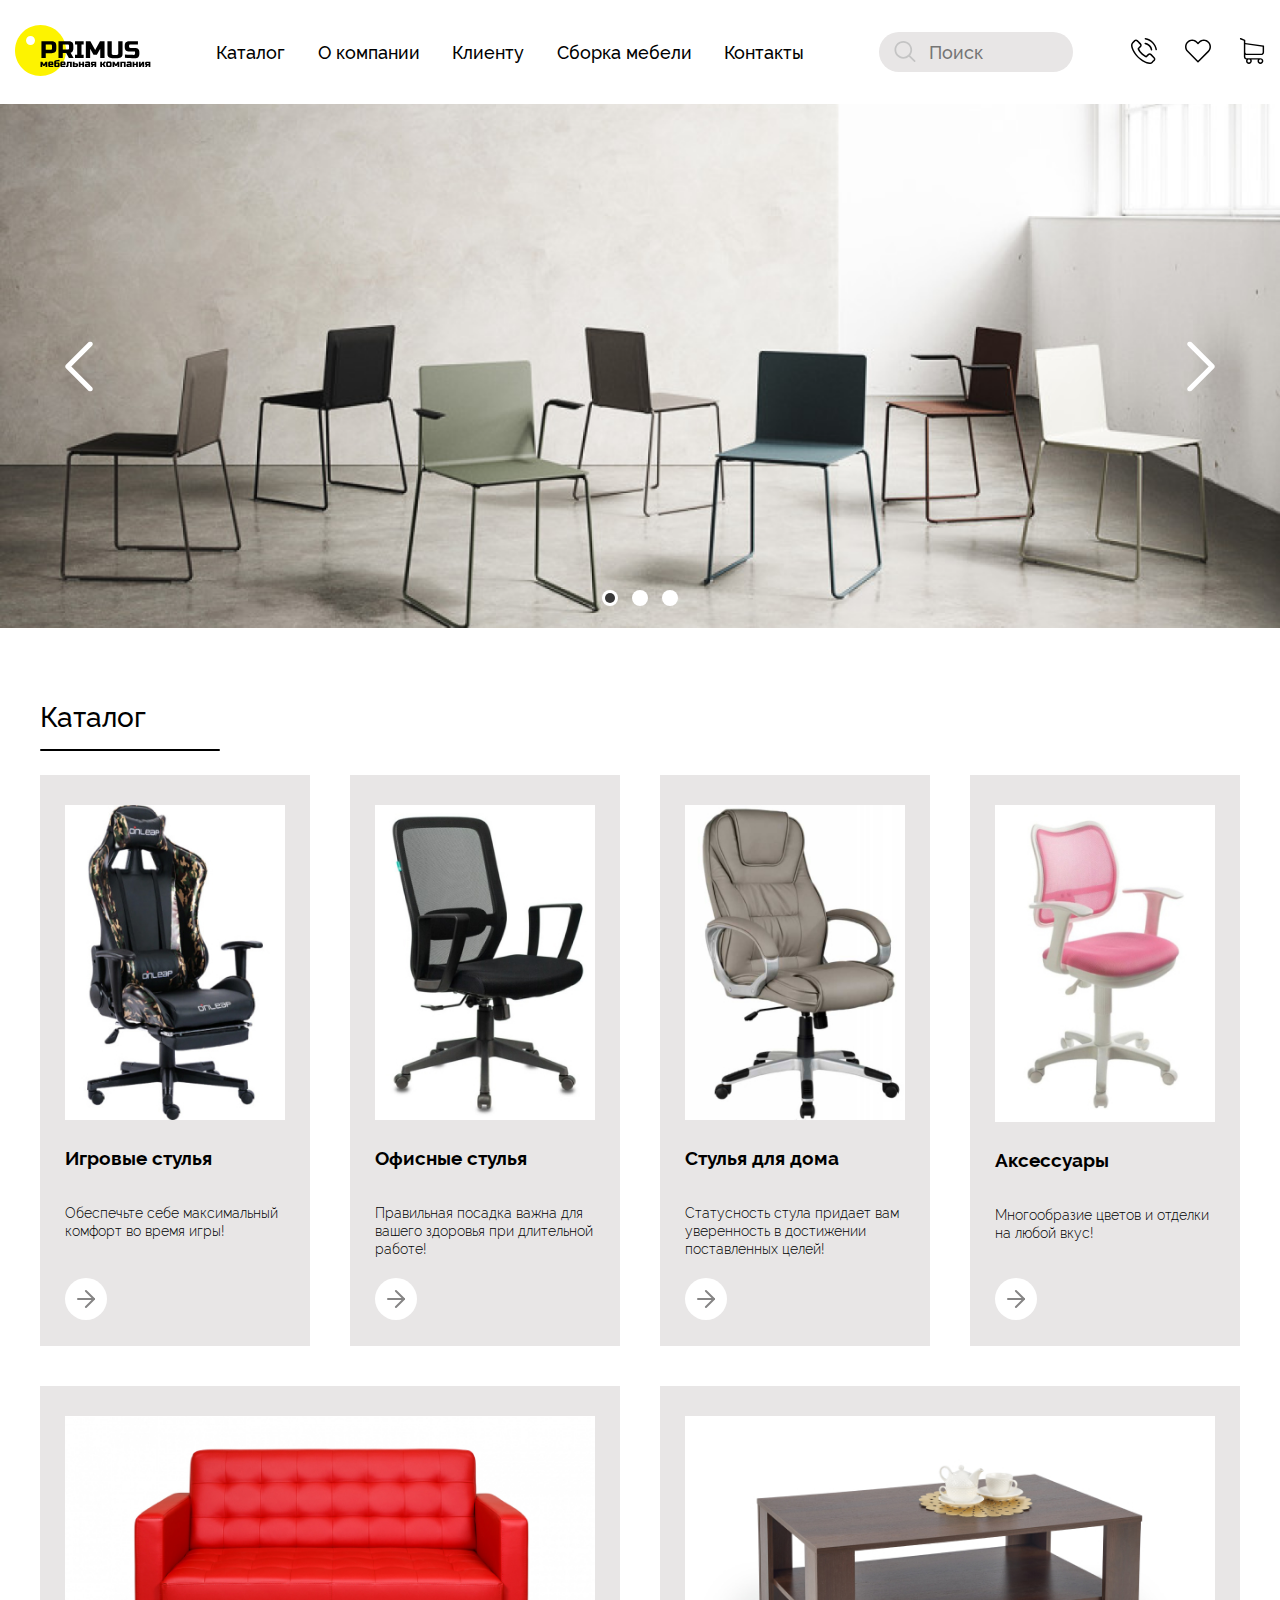
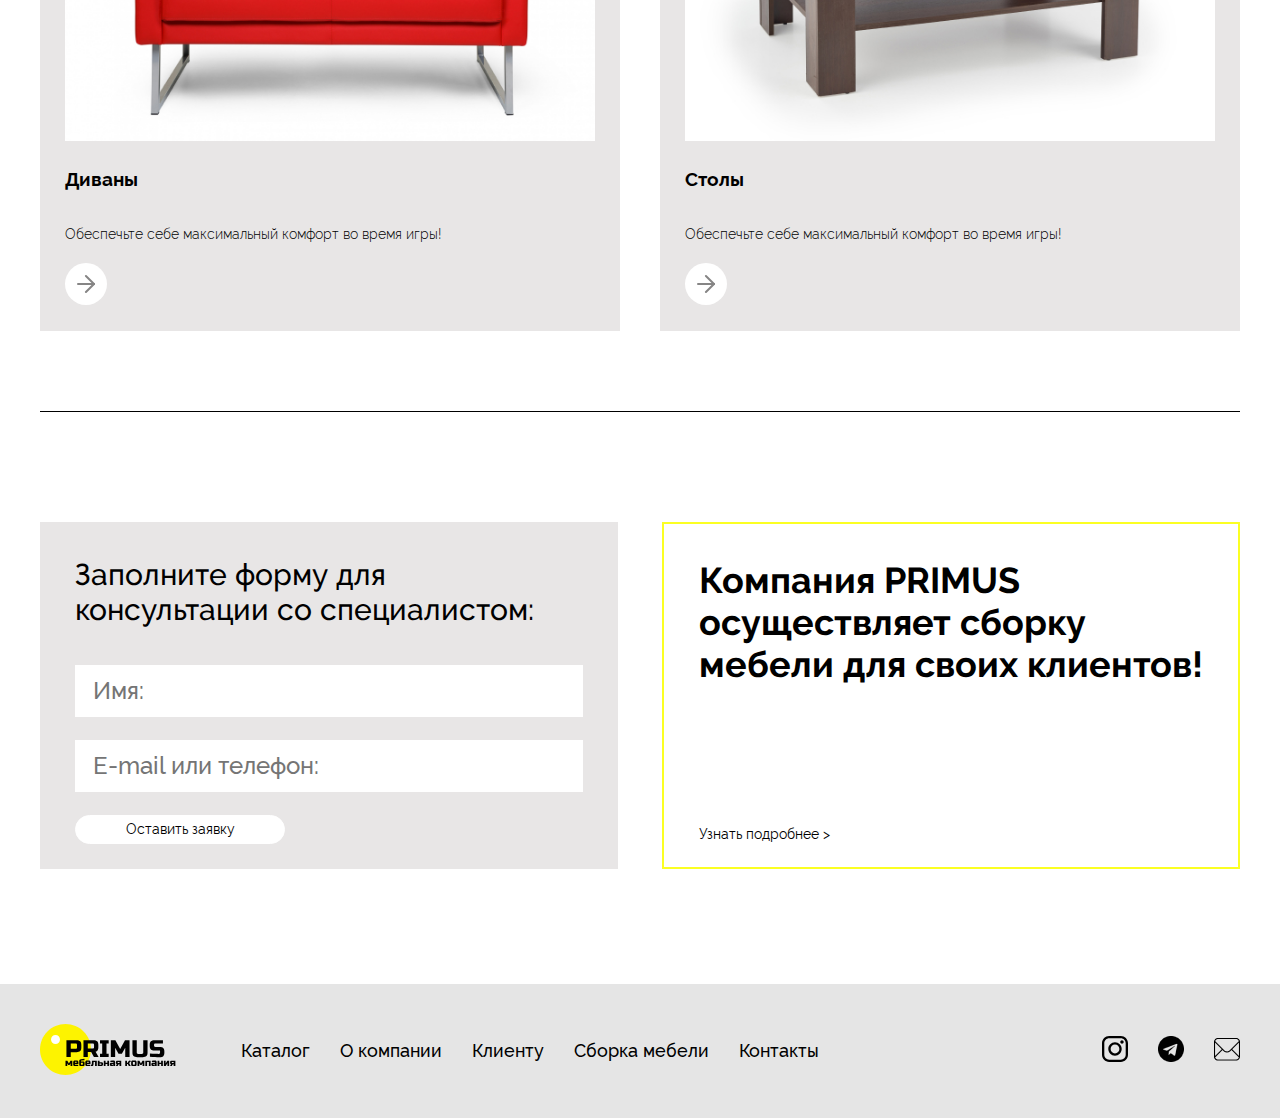
<file: index.html>
﻿<!DOCTYPE html>
<html lang="ru">

<head>
	<meta charset="UTF-8">
	<title>Primus</title>
	<meta name="viewport" content="width=device-width, initial-scale=1">
	<link rel="stylesheet" href="fonts/raleway/stylesheet.css">
	<link rel="icon" href="favicon.ico" type="image/x-icon">
	<link rel="stylesheet" href="css/styles.css">
</head>

<body>
	<div class="big_wrapper">
		<header class="header">
			<div class="wrapper">
				<div class="logo"><a href="#"><img src="img/logo.svg" alt=""></a></div>
				<div class="menu">
					<div class="menu_item _dropped">
						<a href="#" class="drop_title">Каталог</a>
						<div class="drop_body">
							<div class="drop_link"><a href="#">Стулья для дома</a></div>
							<div class="drop_link"><a href="#">Стулья для офиса</a></div>
							<div class="drop_link"><a href="#">Игровые стулья</a></div>

							<div class="drop_link"><a href="#">Стулья для руководителей</a></div>
							<div class="drop_link"><a href="#">Стулья из натуральной кожи</a></div>
							<div class="drop_link"><a href="#">Столы</a></div>
							<div class="drop_link"><a href="#">Аксессуары</a></div>
							<div class="drop_link"><a href="#">Диваны</a></div>
						</div>
					</div>
					<div class="menu_item"><a href="#">О компании</a></div>
					<div class="menu_item"><a href="#">Клиенту</a></div>
					<div class="menu_item"><a href="#">Сборка мебели</a></div>
					<div class="menu_item"><a href="#">Контакты</a></div>
				</div>
				<div class="search_and_cont">
					<form action="#" class="search">
						<button type="submit" class="loop">
							<svg width="22" height="22" viewBox="0 0 22 22" fill="none"
								xmlns="http://www.w3.org/2000/svg">
								<path
									d="M21.2695 20.0277L16.1477 14.9059C17.398 13.3805 18.1457 11.434 18.1457 9.30703C18.1457 4.43008 14.1883 0.472656 9.31133 0.472656C4.43008 0.472656 0.472656 4.43008 0.472656 9.31133C0.472656 14.1926 4.43008 18.15 9.31133 18.15C11.434 18.15 13.3848 17.4023 14.9102 16.152L20.0277 21.2695C20.3715 21.6133 20.9258 21.6133 21.2695 21.2695C21.6133 20.9258 21.6133 20.3715 21.2695 20.0277ZM2.22578 9.31133C2.22578 5.40117 5.39688 2.23008 9.30703 2.23008C13.2172 2.23008 16.3883 5.40117 16.3883 9.31133C16.3883 13.2215 13.2172 16.3926 9.30703 16.3926C5.39688 16.3926 2.22578 13.2215 2.22578 9.31133Z"
									fill="#C4C4C4" />
							</svg>
						</button>
						<div class="input_item">
							<input type="text" class="input" id="input" placeholder="Поиск">
						</div>
					</form>
					<div class="user_contrls">
						<div class="cntrl mobile">
							<svg width="26" height="26" viewBox="0 0 26 26" fill="none"
								xmlns="http://www.w3.org/2000/svg">
								<path
									d="M20.5482 16.1061C20.0159 15.5519 19.3739 15.2555 18.6934 15.2555C18.0185 15.2555 17.371 15.5464 16.8167 16.1006L15.0827 17.8292C14.94 17.7523 14.7973 17.681 14.6601 17.6097C14.4626 17.5109 14.276 17.4176 14.1169 17.3188C12.4926 16.2872 11.0165 14.9427 9.60069 13.2032C8.91475 12.3362 8.4538 11.6064 8.11907 10.8655C8.56904 10.454 8.98609 10.026 9.39216 9.6144C9.54581 9.46075 9.69946 9.30161 9.85311 9.14796C11.0055 7.99559 11.0055 6.503 9.85311 5.35063L8.35503 3.85255C8.18492 3.68244 8.00932 3.50684 7.84469 3.33124C7.51545 2.99101 7.16973 2.63981 6.81305 2.31057C6.28076 1.78377 5.64422 1.50391 4.97474 1.50391C4.30527 1.50391 3.65775 1.78377 3.109 2.31057C3.10351 2.31605 3.10351 2.31605 3.09803 2.32154L1.23228 4.20375C0.529887 4.90614 0.129301 5.76219 0.0415011 6.75542C-0.0901984 8.35777 0.381725 9.85036 0.743898 10.8271C1.63287 13.2252 2.96084 15.4476 4.94182 17.8292C7.34533 20.6991 10.2372 22.9654 13.5407 24.5623C14.8028 25.1604 16.4875 25.8683 18.3697 25.989C18.4849 25.9945 18.6056 26 18.7154 26C19.983 26 21.0476 25.5445 21.8817 24.6391C21.8872 24.6281 21.8981 24.6227 21.9036 24.6117C22.189 24.266 22.5182 23.9532 22.8639 23.6184C23.0999 23.3935 23.3413 23.1575 23.5773 22.9106C24.1206 22.3453 24.4059 21.6869 24.4059 21.0119C24.4059 20.3314 24.1151 19.6784 23.5608 19.1297L20.5482 16.1061ZM22.5127 21.8844C22.5072 21.8844 22.5072 21.8899 22.5127 21.8844C22.2987 22.1149 22.0792 22.3234 21.8433 22.5539C21.4866 22.8941 21.1244 23.2508 20.7842 23.6514C20.2299 24.244 19.5769 24.5239 18.7209 24.5239C18.6386 24.5239 18.5508 24.5239 18.4685 24.5184C16.8387 24.4141 15.3241 23.7776 14.1882 23.2343C11.0823 21.7308 8.35503 19.5961 6.0887 16.8908C4.21747 14.6354 2.96633 12.5502 2.13772 10.3113C1.62738 8.94493 1.44081 7.88036 1.52312 6.87615C1.57799 6.23411 1.82493 5.70183 2.28039 5.24637L4.15162 3.37514C4.42051 3.12271 4.70586 2.98553 4.98572 2.98553C5.33143 2.98553 5.61129 3.19405 5.78689 3.36965C5.79238 3.37514 5.79787 3.38062 5.80335 3.38611C6.13809 3.6989 6.45636 4.02266 6.7911 4.36837C6.96121 4.54397 7.13681 4.71957 7.31241 4.90066L8.81049 6.39874C9.39216 6.98041 9.39216 7.51818 8.81049 8.09986C8.65135 8.25899 8.4977 8.41813 8.33857 8.57178C7.87762 9.0437 7.43862 9.4827 6.96121 9.91072C6.95024 9.9217 6.93926 9.92719 6.93377 9.93816C6.46185 10.4101 6.54965 10.871 6.64842 11.1838C6.65391 11.2003 6.6594 11.2167 6.66489 11.2332C7.0545 12.1771 7.60325 13.066 8.43734 14.1251L8.44283 14.1306C9.95737 15.9963 11.5542 17.4505 13.3157 18.5645C13.5407 18.7071 13.7712 18.8224 13.9907 18.9321C14.1882 19.0309 14.3748 19.1242 14.5339 19.223C14.5559 19.2339 14.5778 19.2504 14.5998 19.2614C14.7864 19.3547 14.962 19.3986 15.143 19.3986C15.5985 19.3986 15.8839 19.1132 15.9771 19.0199L17.8539 17.1432C18.0404 16.9566 18.3368 16.7317 18.6825 16.7317C19.0227 16.7317 19.3025 16.9457 19.4727 17.1322C19.4781 17.1377 19.4781 17.1377 19.4836 17.1432L22.5072 20.1668C23.0724 20.7265 23.0724 21.3027 22.5127 21.8844Z"
									fill="black" />
								<path
									d="M14.051 6.1848C15.4887 6.42625 16.7948 7.10669 17.8374 8.14931C18.88 9.19193 19.555 10.498 19.8019 11.9357C19.8623 12.2978 20.175 12.5503 20.5317 12.5503C20.5756 12.5503 20.614 12.5448 20.6579 12.5393C21.064 12.4734 21.3329 12.0893 21.2671 11.6832C20.9707 9.94372 20.1476 8.35784 18.891 7.10121C17.6344 5.84457 16.0485 5.02145 14.3089 4.72513C13.9029 4.65928 13.5242 4.92816 13.4529 5.32875C13.3816 5.72934 13.645 6.11895 14.051 6.1848Z"
									fill="black" />
								<path
									d="M25.9698 11.4694C25.4815 8.60493 24.1315 5.99838 22.0573 3.92411C19.983 1.84984 17.3765 0.499924 14.512 0.0115382C14.1114 -0.059799 13.7328 0.214575 13.6614 0.615161C13.5956 1.02123 13.8645 1.39987 14.2705 1.47121C16.8277 1.90472 19.1599 3.11745 21.0147 4.96673C22.8694 6.8215 24.0767 9.15368 24.5102 11.7108C24.5705 12.073 24.8833 12.3254 25.24 12.3254C25.2839 12.3254 25.3223 12.32 25.3662 12.3145C25.7668 12.2541 26.0412 11.87 25.9698 11.4694Z"
									fill="black" />
							</svg>
						</div>
						<div class="cntrl heart">
							<svg width="26" height="24" viewBox="0 0 26 24" fill="none"
								xmlns="http://www.w3.org/2000/svg">
								<path
									d="M23.9003 2.69303C22.5389 1.33157 20.7365 0.587459 18.8128 0.587459C16.8891 0.587459 15.0812 1.33709 13.7197 2.69854L13.0087 3.40959L12.2866 2.68752C10.9252 1.32606 9.11174 0.570923 7.18806 0.570923C5.2699 0.570923 3.46197 1.32055 2.10603 2.67649C0.744573 4.03795 -0.00505454 5.84587 0.000457428 7.76955C0.000457428 9.69323 0.755597 11.4956 2.11705 12.8571L12.4685 23.2086C12.6118 23.3519 12.8048 23.429 12.9922 23.429C13.1796 23.429 13.3725 23.3574 13.5158 23.2141L23.8893 12.8791C25.2508 11.5177 26.0004 9.70976 26.0004 7.78609C26.0059 5.86241 25.2618 4.05449 23.9003 2.69303ZM22.842 11.8264L12.9922 21.6377L3.16433 11.8098C2.08398 10.7295 1.48869 9.29637 1.48869 7.76955C1.48869 6.24274 2.07847 4.80963 3.15881 3.73479C4.23365 2.65996 5.66676 2.06467 7.18806 2.06467C8.71488 2.06467 10.1535 2.65996 11.2338 3.7403L12.4795 4.98601C12.7717 5.27814 13.2402 5.27814 13.5323 4.98601L14.767 3.75133C15.8474 2.67098 17.286 2.07569 18.8073 2.07569C20.3286 2.07569 21.7617 2.67098 22.842 3.74582C23.9224 4.82616 24.5122 6.25927 24.5122 7.78609C24.5177 9.3129 23.9224 10.746 22.842 11.8264Z"
									fill="black" />
							</svg>
						</div>
						<div class="cntrl user">
							<svg width="26" height="26" viewBox="0 0 26 26" fill="none"
								xmlns="http://www.w3.org/2000/svg">
								<g clip-path="url(#clip0)">
									<path
										d="M7.80528 17.1193H22.1313C23.7557 17.1193 25.0809 15.7941 25.0809 14.1696V8.14213C25.0809 8.13679 25.0809 8.1261 25.0809 8.12075C25.0809 8.10472 25.0809 8.09404 25.0809 8.07801C25.0809 8.06732 25.0809 8.05663 25.0756 8.04595C25.0756 8.03526 25.0702 8.01923 25.0702 8.00854C25.0702 7.99785 25.0649 7.98717 25.0649 7.97648C25.0596 7.96579 25.0596 7.9551 25.0542 7.93907C25.0489 7.92839 25.0489 7.9177 25.0435 7.90701C25.0382 7.89633 25.0382 7.88564 25.0328 7.87495C25.0275 7.86426 25.0222 7.85358 25.0168 7.83755C25.0115 7.82686 25.0061 7.81617 25.0008 7.81083C24.9954 7.80014 24.9901 7.78945 24.9847 7.77877C24.9794 7.76808 24.9741 7.76274 24.9687 7.75205C24.9634 7.74136 24.9527 7.73068 24.9473 7.71999C24.942 7.7093 24.9367 7.70396 24.926 7.69327C24.9206 7.68258 24.9099 7.67724 24.9046 7.66655C24.8993 7.65587 24.8886 7.65052 24.8832 7.63984C24.8779 7.62915 24.8672 7.62381 24.8618 7.61846C24.8512 7.60777 24.8458 7.60243 24.8351 7.59174C24.8244 7.5864 24.8191 7.57571 24.8084 7.57037C24.7977 7.56503 24.787 7.55434 24.7763 7.549C24.7657 7.54365 24.7603 7.53831 24.7496 7.53296C24.7389 7.52762 24.7283 7.52228 24.7176 7.51159C24.7069 7.50625 24.6962 7.5009 24.6855 7.49556C24.6748 7.49022 24.6641 7.48487 24.6534 7.47953C24.6428 7.47419 24.6321 7.46884 24.6214 7.4635C24.6107 7.45816 24.6 7.45816 24.5893 7.45281C24.5786 7.44747 24.5626 7.44212 24.5519 7.44212C24.5412 7.44212 24.5305 7.43678 24.5252 7.43678C24.5092 7.43144 24.4985 7.43144 24.4825 7.43144C24.4771 7.43144 24.4718 7.42609 24.4611 7.42609L6.30374 4.91997V2.38714C6.30374 2.36042 6.30374 2.3337 6.2984 2.31233C6.2984 2.30698 6.2984 2.30164 6.29306 2.29095C6.29306 2.27492 6.28771 2.25889 6.28771 2.24286C6.28237 2.22683 6.28237 2.21614 6.27703 2.20011C6.27703 2.18943 6.27168 2.18408 6.27168 2.17339C6.26634 2.15736 6.26099 2.14133 6.25565 2.1253C6.25565 2.11996 6.25031 2.10927 6.25031 2.10393C6.24496 2.0879 6.23962 2.07721 6.22893 2.06118C6.22359 2.05584 6.22359 2.04515 6.21825 2.03981C6.2129 2.02912 6.20756 2.01843 6.19687 2.00775C6.19153 1.99706 6.18619 1.99171 6.18084 1.98103C6.1755 1.97034 6.17016 1.965 6.16481 1.95431C6.15947 1.94362 6.14878 1.93294 6.14344 1.92225C6.13809 1.9169 6.13275 1.91156 6.12741 1.90622C6.11672 1.89553 6.10603 1.88484 6.09535 1.87416C6.09 1.86881 6.08466 1.86347 6.07931 1.85813C6.06863 1.84744 6.05794 1.83675 6.04191 1.82606C6.03657 1.82072 6.02588 1.81538 6.02054 1.81003C6.00985 1.79935 5.99916 1.794 5.98847 1.78332C5.97244 1.77263 5.95641 1.76194 5.94573 1.7566C5.94038 1.75126 5.93504 1.75126 5.9297 1.74591C5.90832 1.73522 5.8816 1.72454 5.86023 1.71385L1.92204 0.0573532C1.55334 -0.0976094 1.1312 0.0733838 0.976237 0.442088C0.821275 0.810792 0.992268 1.23293 1.36097 1.38789L4.85564 2.86271V6.13296V6.65128V10.6269V14.1803V18.6689C4.85564 20.1651 5.97779 21.4048 7.42589 21.5918C7.16405 22.03 7.00909 22.543 7.00909 23.088C7.00909 24.6964 8.31826 26.0002 9.92132 26.0002C11.5244 26.0002 12.8335 24.6911 12.8335 23.088C12.8335 22.5537 12.6893 22.046 12.4328 21.6185H18.9198C18.6633 22.0514 18.5191 22.5537 18.5191 23.088C18.5191 24.6964 19.8282 26.0002 21.4313 26.0002C23.0344 26.0002 24.3435 24.6911 24.3435 23.088C24.3435 21.4849 23.0344 20.1758 21.4313 20.1758H7.80528C6.97168 20.1758 6.2984 19.4971 6.2984 18.6689V16.7132C6.73657 16.9697 7.25489 17.1193 7.80528 17.1193ZM11.3961 23.0827C11.3961 23.8949 10.7335 24.5521 9.92666 24.5521C9.11979 24.5521 8.45719 23.8895 8.45719 23.0827C8.45719 22.2758 9.11979 21.6132 9.92666 21.6132C10.7335 21.6132 11.3961 22.2704 11.3961 23.0827ZM22.9061 23.0827C22.9061 23.8949 22.2435 24.5521 21.4366 24.5521C20.6298 24.5521 19.9672 23.8895 19.9672 23.0827C19.9672 22.2758 20.6298 21.6132 21.4366 21.6132C22.2435 21.6132 22.9061 22.2704 22.9061 23.0827ZM22.1313 15.6765H7.80528C6.97168 15.6765 6.2984 14.9979 6.2984 14.1696V10.6162V6.64059V6.37342L23.6382 8.76198V14.1643C23.6382 15.0032 22.9595 15.6765 22.1313 15.6765Z"
										fill="black" />
								</g>
								<defs>
									<clipPath id="clip0">
										<rect width="26" height="26" fill="white" />
									</clipPath>
								</defs>
							</svg>
						</div>
					</div>
					<div class="burger">
						<div class="burger_bef"></div>
						<div class="burger_mid"></div>
						<div class="burger_after"></div>
					</div>
				</div>

			</div>
		</header>
		<div class="slider_block">
			<div class="slider_body">
				<div class="slider_item"><img src="img/slide_1.png" alt=""></div>
				<div class="slider_item"><img src="img/slide_1.png" alt=""></div>
				<div class="slider_item"><img src="img/slide_1.png" alt=""></div>

			</div>
			<div class="slider_arrows">
				<div class="slider_arrow_prev">
					<svg width="28" height="50" viewBox="0 0 28 50" fill="none" xmlns="http://www.w3.org/2000/svg">
						<path
							d="M0.965822 26.7854L23.4506 49.2627C24.4372 50.2468 26.0357 50.2468 27.0248 49.2627C28.0114 48.2785 28.0114 46.6801 27.0248 45.6959L6.32349 25.0021L27.0223 4.30829C28.0089 3.32416 28.0089 1.72569 27.0223 0.73907C26.0357 -0.245055 24.4347 -0.245055 23.4481 0.73907L0.96333 23.2162C-0.00812991 24.1901 -0.00812972 25.8137 0.965822 26.7854Z"
							fill="white" />
					</svg>
				</div>
				<div class="slider_arrow_next">
					<svg width="28" height="50" viewBox="0 0 28 50" fill="none" xmlns="http://www.w3.org/2000/svg">
						<path
							d="M0.965822 26.7854L23.4506 49.2627C24.4372 50.2468 26.0357 50.2468 27.0248 49.2627C28.0114 48.2785 28.0114 46.6801 27.0248 45.6959L6.32349 25.0021L27.0223 4.30829C28.0089 3.32416 28.0089 1.72569 27.0223 0.73907C26.0357 -0.245055 24.4347 -0.245055 23.4481 0.73907L0.96333 23.2162C-0.00812991 24.1901 -0.00812972 25.8137 0.965822 26.7854Z"
							fill="white" />
					</svg>
				</div>
			</div>
			<div class="slider_dots"></div>
		</div>
		<main class="main">
			<div class="catalog">
				<div class="wrapper">
					<div class="block_title">Каталог</div>
					<div class="categoty_row">
						<a href="#" class="category_item">
							<div class="non_btn">
								<div class="img"><img src="img/product_item_1.jpg" alt=""></div>
								<div class="cat_name">Игровые стулья</div>
								<div class="desc">Обеспечьте себе максимальный комфорт во время игры!</div>
							</div>
							<div class="btn">
								<svg width="18" height="20" viewBox="0 0 18 20" fill="none"
									xmlns="http://www.w3.org/2000/svg">
									<path d="M1 10L17 10" stroke="#868585" stroke-width="2" stroke-linecap="round"
										stroke-linejoin="round" />
									<path d="M17 10L8.93774 18.0623" stroke="#868585" stroke-width="2"
										stroke-linecap="round" stroke-linejoin="round" />
									<path d="M17 10L8.93774 1.93774" stroke="#868585" stroke-width="2"
										stroke-linecap="round" stroke-linejoin="round" />
								</svg>
							</div>
						</a>
						<a href="#" class="category_item">
							<div class="non_btn">
								<div class="img"><img src="img/product_item_2.jpg" alt=""></div>
								<div class="cat_name">Офисные стулья</div>
								<div class="desc">Правильная посадка важна для вашего здоровья при длительной работе!
								</div>
							</div>
							<div class="btn">
								<svg width="18" height="20" viewBox="0 0 18 20" fill="none"
									xmlns="http://www.w3.org/2000/svg">
									<path d="M1 10L17 10" stroke="#868585" stroke-width="2" stroke-linecap="round"
										stroke-linejoin="round" />
									<path d="M17 10L8.93774 18.0623" stroke="#868585" stroke-width="2"
										stroke-linecap="round" stroke-linejoin="round" />
									<path d="M17 10L8.93774 1.93774" stroke="#868585" stroke-width="2"
										stroke-linecap="round" stroke-linejoin="round" />
								</svg>
							</div>
						</a>
						<a href="#" class="category_item">
							<div class="non_btn">
								<div class="img"><img src="img/product_item_3.jpg" alt=""></div>
								<div class="cat_name">Стулья для дома</div>
								<div class="desc">Статусность стула придает вам уверенность в достижении поставленных
									целей!
								</div>
							</div>
							<div class="btn">
								<svg width="18" height="20" viewBox="0 0 18 20" fill="none"
									xmlns="http://www.w3.org/2000/svg">
									<path d="M1 10L17 10" stroke="#868585" stroke-width="2" stroke-linecap="round"
										stroke-linejoin="round" />
									<path d="M17 10L8.93774 18.0623" stroke="#868585" stroke-width="2"
										stroke-linecap="round" stroke-linejoin="round" />
									<path d="M17 10L8.93774 1.93774" stroke="#868585" stroke-width="2"
										stroke-linecap="round" stroke-linejoin="round" />
								</svg>
							</div>
						</a>
						<a href="#" class="category_item">
							<div class="non_btn">
								<div class="img"><img src="img/product_item_4.jpg" alt=""></div>
								<div class="cat_name">Аксессуары</div>
								<div class="desc">Многообразие цветов и отделки на любой вкус!</div>
							</div>
							<div class="btn">
								<svg width="18" height="20" viewBox="0 0 18 20" fill="none"
									xmlns="http://www.w3.org/2000/svg">
									<path d="M1 10L17 10" stroke="#868585" stroke-width="2" stroke-linecap="round"
										stroke-linejoin="round" />
									<path d="M17 10L8.93774 18.0623" stroke="#868585" stroke-width="2"
										stroke-linecap="round" stroke-linejoin="round" />
									<path d="M17 10L8.93774 1.93774" stroke="#868585" stroke-width="2"
										stroke-linecap="round" stroke-linejoin="round" />
								</svg>
							</div>
						</a>
					</div>
					<div class="category_row_big">
						<a href="#" class="category_item">
							<div class="non_btn">
								<div class="img"><img src="img/product_item_5.jpg" alt=""></div>
								<div class="cat_name">Диваны</div>
								<div class="desc">Обеспечьте себе максимальный комфорт во время игры!</div>
							</div>
							<div class="btn">
								<svg width="18" height="20" viewBox="0 0 18 20" fill="none"
									xmlns="http://www.w3.org/2000/svg">
									<path d="M1 10L17 10" stroke="#868585" stroke-width="2" stroke-linecap="round"
										stroke-linejoin="round" />
									<path d="M17 10L8.93774 18.0623" stroke="#868585" stroke-width="2"
										stroke-linecap="round" stroke-linejoin="round" />
									<path d="M17 10L8.93774 1.93774" stroke="#868585" stroke-width="2"
										stroke-linecap="round" stroke-linejoin="round" />
								</svg>
							</div>
						</a>
						<a href="#" class="category_item">
							<div class="non_btn">
								<div class="img"><img src="img/product_item_6.jpg" alt=""></div>
								<div class="cat_name">Столы</div>
								<div class="desc">Обеспечьте себе максимальный комфорт во время игры!
								</div>
							</div>
							<div class="btn">
								<svg width="18" height="20" viewBox="0 0 18 20" fill="none"
									xmlns="http://www.w3.org/2000/svg">
									<path d="M1 10L17 10" stroke="#868585" stroke-width="2" stroke-linecap="round"
										stroke-linejoin="round" />
									<path d="M17 10L8.93774 18.0623" stroke="#868585" stroke-width="2"
										stroke-linecap="round" stroke-linejoin="round" />
									<path d="M17 10L8.93774 1.93774" stroke="#868585" stroke-width="2"
										stroke-linecap="round" stroke-linejoin="round" />
								</svg>
							</div>
						</a>
					</div>
					<div class="line"></div>
				</div>
			</div>
			<div class="prefooter_part">
				<div class="wrapper">
					<form action="#" class="form_feed_back">
						<div class="form_title">Заполните форму для консультации со специалистом:</div>
						<div class="input_item">
							<input type="text" placeholder="Имя:">
						</div>
						<div class="input_item">
							<input type="text" placeholder="E-mail или телефон:">
						</div>
						<button type="submit" class="submit">Оставить заявку</button>
					</form>
					<div class="banner">
						<div class="banner_title">Компания PRIMUS осуществляет сборку мебели для своих клиентов!</div>
						<div class="know_more"><a href="#">Узнать подробнее ></a></div>
					</div>
				</div>
			</div>
		</main>
		<footer class="footer">
			<div class="wrapper">
				<div class="logo"><img src="img/logo.svg" alt=""></div>
				<div class="menu">
					<div class="menu_item _dropped"><a href="#">Каталог</a></div>
					<div class="menu_item"><a href="#">О компании</a></div>
					<div class="menu_item"><a href="#">Клиенту</a></div>
					<div class="menu_item"><a href="#">Сборка мебели</a></div>
					<div class="menu_item"><a href="#">Контакты</a></div>
				</div>
				<div class="socials">
					<a href="#" class="social">
						<svg width="26" height="26" viewBox="0 0 26 26" fill="none" xmlns="http://www.w3.org/2000/svg">
							<path
								d="M18.8247 0H7.17486C3.21865 0 0 3.2188 0 7.17502V18.8248C0 22.7812 3.21865 25.9998 7.17486 25.9998H18.8247C22.7812 25.9998 25.9998 22.781 25.9998 18.8248V7.17502C26 3.2188 22.7812 0 18.8247 0ZM23.6932 18.8248C23.6932 21.5092 21.5092 23.693 18.8248 23.693H7.17486C4.49063 23.6932 2.30683 21.5092 2.30683 18.8248V7.17502C2.30683 4.49079 4.49063 2.30683 7.17486 2.30683H18.8247C21.5091 2.30683 23.693 4.49079 23.693 7.17502V18.8248H23.6932Z"
								fill="black" />
							<path
								d="M12.9999 6.30078C9.30576 6.30078 6.30042 9.30612 6.30042 13.0003C6.30042 16.6943 9.30576 19.6995 12.9999 19.6995C16.6941 19.6995 19.6994 16.6943 19.6994 13.0003C19.6994 9.30612 16.6941 6.30078 12.9999 6.30078ZM12.9999 17.3925C10.5779 17.3925 8.60725 15.4221 8.60725 13.0001C8.60725 10.578 10.5777 8.60746 12.9999 8.60746C15.4221 8.60746 17.3926 10.578 17.3926 13.0001C17.3926 15.4221 15.4219 17.3925 12.9999 17.3925Z"
								fill="black" />
							<path
								d="M19.9804 4.34473C19.536 4.34473 19.0993 4.52466 18.7855 4.83993C18.47 5.15366 18.2887 5.59042 18.2887 6.0364C18.2887 6.48101 18.4702 6.91761 18.7855 7.23288C19.0992 7.54661 19.536 7.72808 19.9804 7.72808C20.4264 7.72808 20.8616 7.54661 21.1769 7.23288C21.4921 6.91761 21.6721 6.48085 21.6721 6.0364C21.6721 5.59042 21.4921 5.15366 21.1769 4.83993C20.8631 4.52466 20.4264 4.34473 19.9804 4.34473Z"
								fill="black" />
						</svg>
					</a>
					<a href="#" class="social">
						<img src="img/telegramm.png" alt="">
					</a>
					<a href="#" class="social">
						<img src="img/mail.png" alt="">
					</a>
				</div>
			</div>
		</footer>
	</div>
	<script src="scripts/jquery-3.5.1.min.js"></script>
	<script src="scripts/slick.min.js"></script>
	<script src="scripts/scripts.js"></script>
</body>

</html>
</file>
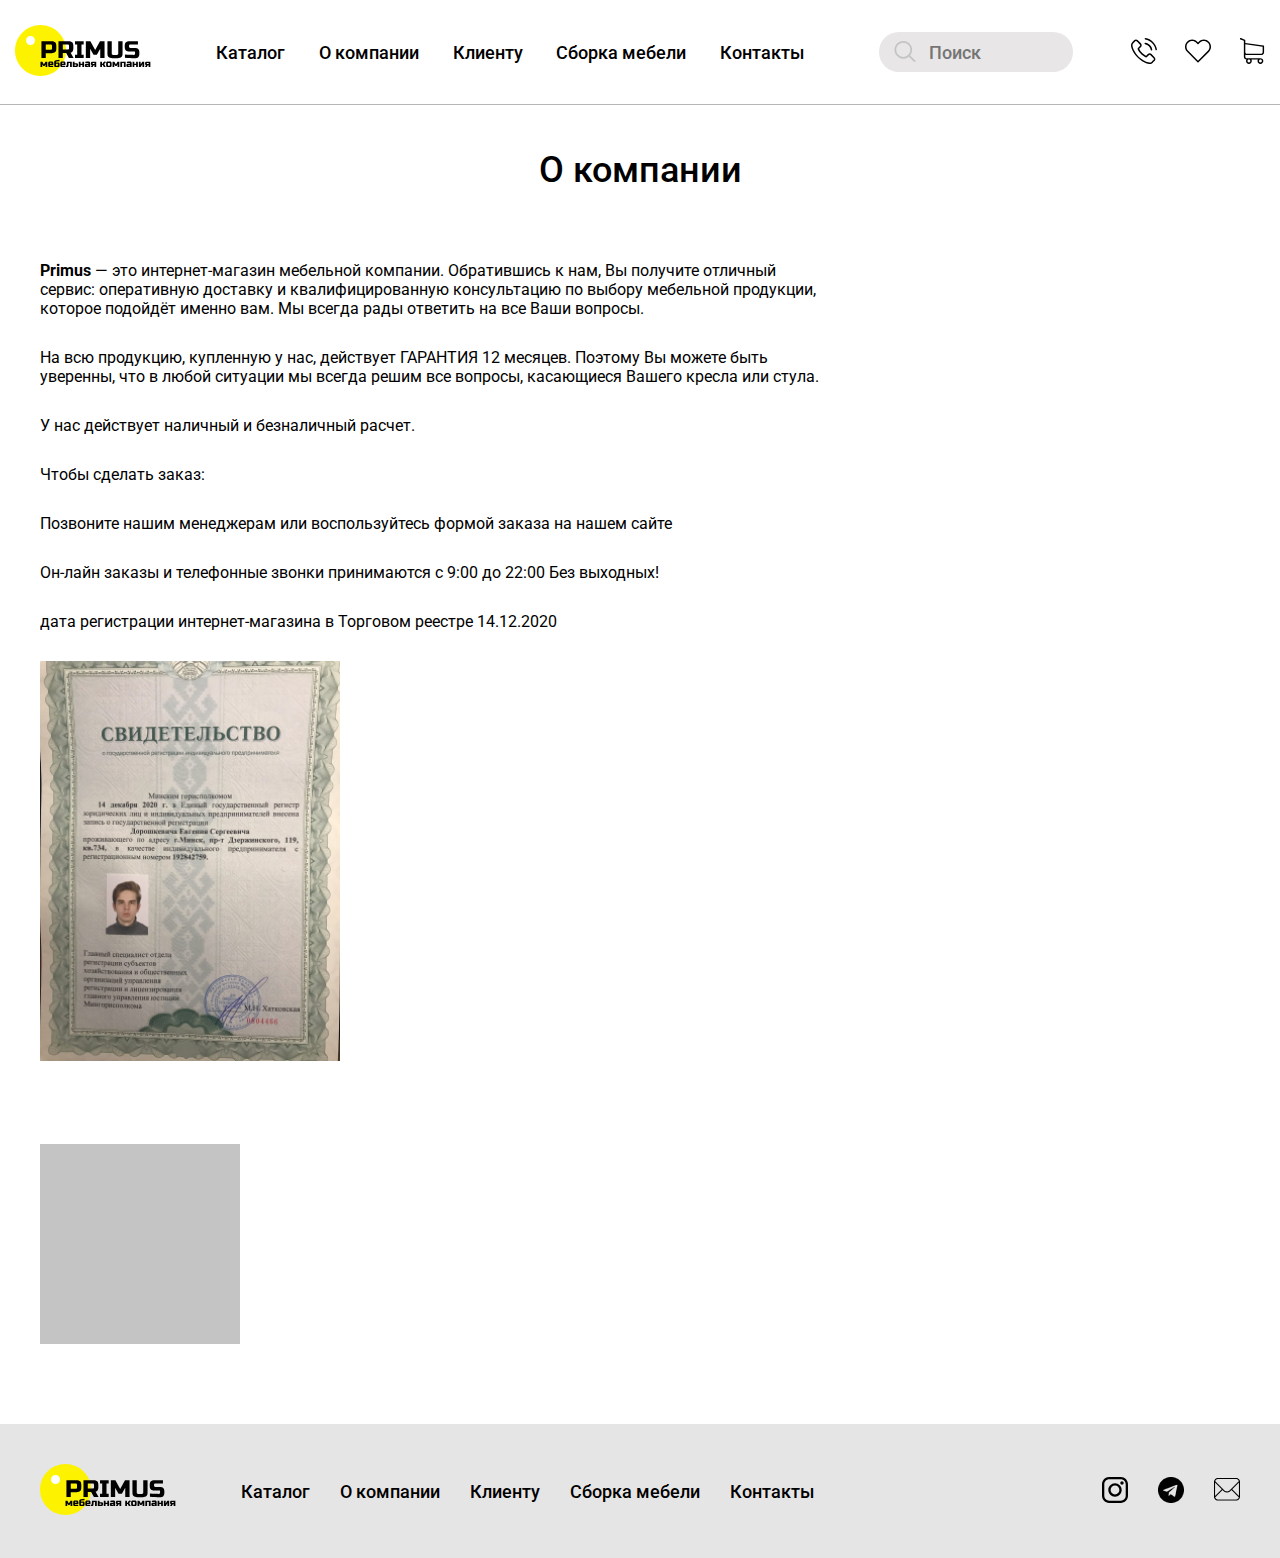
<file: about.html>
﻿<!DOCTYPE html>
<html lang="ru">

<head>
	<meta charset="UTF-8">
	<title>Primus</title>
	<meta name="viewport" content="width=device-width, initial-scale=1">
	<link rel="stylesheet" href="fonts/raleway/stylesheet.css">
	<link rel="icon" href="favicon.ico" type="image/x-icon">
	<link rel="stylesheet" href="css/styles.css">
	<link rel="preconnect" href="https://fonts.gstatic.com">
	<link href="https://fonts.googleapis.com/css2?family=Roboto:wght@100;200;300;400;500;600;700;800;900&display=swap"
		rel="stylesheet">
</head>

<body>
	<div class="big_wrapper _roboto">
		<header class="header _not_main">
			<div class="wrapper">
				<div class="logo"><a href="#"><img src="img/logo.svg" alt=""></a></div>
				<div class="menu">
					<div class="menu_item _dropped">
						<a href="#" class="drop_title">Каталог</a>
						<div class="drop_body">
							<div class="drop_link"><a href="#">Стулья для дома</a></div>
							<div class="drop_link"><a href="#">Стулья для офиса</a></div>
							<div class="drop_link"><a href="#">Игровые стулья</a></div>

							<div class="drop_link"><a href="#">Стулья для руководителей</a></div>
							<div class="drop_link"><a href="#">Стулья из натуральной кожи</a></div>
							<div class="drop_link"><a href="#">Столы</a></div>
							<div class="drop_link"><a href="#">Аксессуары</a></div>
							<div class="drop_link"><a href="#">Диваны</a></div>
						</div>
					</div>
					<div class="menu_item"><a href="#">О компании</a></div>
					<div class="menu_item"><a href="#">Клиенту</a></div>
					<div class="menu_item"><a href="#">Сборка мебели</a></div>
					<div class="menu_item"><a href="#">Контакты</a></div>
				</div>
				<div class="search_and_cont">
					<form action="#" class="search">
						<button type="submit" class="loop">
							<svg width="22" height="22" viewBox="0 0 22 22" fill="none"
								xmlns="http://www.w3.org/2000/svg">
								<path
									d="M21.2695 20.0277L16.1477 14.9059C17.398 13.3805 18.1457 11.434 18.1457 9.30703C18.1457 4.43008 14.1883 0.472656 9.31133 0.472656C4.43008 0.472656 0.472656 4.43008 0.472656 9.31133C0.472656 14.1926 4.43008 18.15 9.31133 18.15C11.434 18.15 13.3848 17.4023 14.9102 16.152L20.0277 21.2695C20.3715 21.6133 20.9258 21.6133 21.2695 21.2695C21.6133 20.9258 21.6133 20.3715 21.2695 20.0277ZM2.22578 9.31133C2.22578 5.40117 5.39688 2.23008 9.30703 2.23008C13.2172 2.23008 16.3883 5.40117 16.3883 9.31133C16.3883 13.2215 13.2172 16.3926 9.30703 16.3926C5.39688 16.3926 2.22578 13.2215 2.22578 9.31133Z"
									fill="#C4C4C4" />
							</svg>
						</button>
						<div class="input_item">
							<input type="text" class="input" id="input" placeholder="Поиск">
						</div>
					</form>
					<div class="user_contrls">
						<div class="cntrl mobile">
							<svg width="26" height="26" viewBox="0 0 26 26" fill="none"
								xmlns="http://www.w3.org/2000/svg">
								<path
									d="M20.5482 16.1061C20.0159 15.5519 19.3739 15.2555 18.6934 15.2555C18.0185 15.2555 17.371 15.5464 16.8167 16.1006L15.0827 17.8292C14.94 17.7523 14.7973 17.681 14.6601 17.6097C14.4626 17.5109 14.276 17.4176 14.1169 17.3188C12.4926 16.2872 11.0165 14.9427 9.60069 13.2032C8.91475 12.3362 8.4538 11.6064 8.11907 10.8655C8.56904 10.454 8.98609 10.026 9.39216 9.6144C9.54581 9.46075 9.69946 9.30161 9.85311 9.14796C11.0055 7.99559 11.0055 6.503 9.85311 5.35063L8.35503 3.85255C8.18492 3.68244 8.00932 3.50684 7.84469 3.33124C7.51545 2.99101 7.16973 2.63981 6.81305 2.31057C6.28076 1.78377 5.64422 1.50391 4.97474 1.50391C4.30527 1.50391 3.65775 1.78377 3.109 2.31057C3.10351 2.31605 3.10351 2.31605 3.09803 2.32154L1.23228 4.20375C0.529887 4.90614 0.129301 5.76219 0.0415011 6.75542C-0.0901984 8.35777 0.381725 9.85036 0.743898 10.8271C1.63287 13.2252 2.96084 15.4476 4.94182 17.8292C7.34533 20.6991 10.2372 22.9654 13.5407 24.5623C14.8028 25.1604 16.4875 25.8683 18.3697 25.989C18.4849 25.9945 18.6056 26 18.7154 26C19.983 26 21.0476 25.5445 21.8817 24.6391C21.8872 24.6281 21.8981 24.6227 21.9036 24.6117C22.189 24.266 22.5182 23.9532 22.8639 23.6184C23.0999 23.3935 23.3413 23.1575 23.5773 22.9106C24.1206 22.3453 24.4059 21.6869 24.4059 21.0119C24.4059 20.3314 24.1151 19.6784 23.5608 19.1297L20.5482 16.1061ZM22.5127 21.8844C22.5072 21.8844 22.5072 21.8899 22.5127 21.8844C22.2987 22.1149 22.0792 22.3234 21.8433 22.5539C21.4866 22.8941 21.1244 23.2508 20.7842 23.6514C20.2299 24.244 19.5769 24.5239 18.7209 24.5239C18.6386 24.5239 18.5508 24.5239 18.4685 24.5184C16.8387 24.4141 15.3241 23.7776 14.1882 23.2343C11.0823 21.7308 8.35503 19.5961 6.0887 16.8908C4.21747 14.6354 2.96633 12.5502 2.13772 10.3113C1.62738 8.94493 1.44081 7.88036 1.52312 6.87615C1.57799 6.23411 1.82493 5.70183 2.28039 5.24637L4.15162 3.37514C4.42051 3.12271 4.70586 2.98553 4.98572 2.98553C5.33143 2.98553 5.61129 3.19405 5.78689 3.36965C5.79238 3.37514 5.79787 3.38062 5.80335 3.38611C6.13809 3.6989 6.45636 4.02266 6.7911 4.36837C6.96121 4.54397 7.13681 4.71957 7.31241 4.90066L8.81049 6.39874C9.39216 6.98041 9.39216 7.51818 8.81049 8.09986C8.65135 8.25899 8.4977 8.41813 8.33857 8.57178C7.87762 9.0437 7.43862 9.4827 6.96121 9.91072C6.95024 9.9217 6.93926 9.92719 6.93377 9.93816C6.46185 10.4101 6.54965 10.871 6.64842 11.1838C6.65391 11.2003 6.6594 11.2167 6.66489 11.2332C7.0545 12.1771 7.60325 13.066 8.43734 14.1251L8.44283 14.1306C9.95737 15.9963 11.5542 17.4505 13.3157 18.5645C13.5407 18.7071 13.7712 18.8224 13.9907 18.9321C14.1882 19.0309 14.3748 19.1242 14.5339 19.223C14.5559 19.2339 14.5778 19.2504 14.5998 19.2614C14.7864 19.3547 14.962 19.3986 15.143 19.3986C15.5985 19.3986 15.8839 19.1132 15.9771 19.0199L17.8539 17.1432C18.0404 16.9566 18.3368 16.7317 18.6825 16.7317C19.0227 16.7317 19.3025 16.9457 19.4727 17.1322C19.4781 17.1377 19.4781 17.1377 19.4836 17.1432L22.5072 20.1668C23.0724 20.7265 23.0724 21.3027 22.5127 21.8844Z"
									fill="black" />
								<path
									d="M14.051 6.1848C15.4887 6.42625 16.7948 7.10669 17.8374 8.14931C18.88 9.19193 19.555 10.498 19.8019 11.9357C19.8623 12.2978 20.175 12.5503 20.5317 12.5503C20.5756 12.5503 20.614 12.5448 20.6579 12.5393C21.064 12.4734 21.3329 12.0893 21.2671 11.6832C20.9707 9.94372 20.1476 8.35784 18.891 7.10121C17.6344 5.84457 16.0485 5.02145 14.3089 4.72513C13.9029 4.65928 13.5242 4.92816 13.4529 5.32875C13.3816 5.72934 13.645 6.11895 14.051 6.1848Z"
									fill="black" />
								<path
									d="M25.9698 11.4694C25.4815 8.60493 24.1315 5.99838 22.0573 3.92411C19.983 1.84984 17.3765 0.499924 14.512 0.0115382C14.1114 -0.059799 13.7328 0.214575 13.6614 0.615161C13.5956 1.02123 13.8645 1.39987 14.2705 1.47121C16.8277 1.90472 19.1599 3.11745 21.0147 4.96673C22.8694 6.8215 24.0767 9.15368 24.5102 11.7108C24.5705 12.073 24.8833 12.3254 25.24 12.3254C25.2839 12.3254 25.3223 12.32 25.3662 12.3145C25.7668 12.2541 26.0412 11.87 25.9698 11.4694Z"
									fill="black" />
							</svg>
						</div>
						<div class="cntrl heart">
							<svg width="26" height="24" viewBox="0 0 26 24" fill="none"
								xmlns="http://www.w3.org/2000/svg">
								<path
									d="M23.9003 2.69303C22.5389 1.33157 20.7365 0.587459 18.8128 0.587459C16.8891 0.587459 15.0812 1.33709 13.7197 2.69854L13.0087 3.40959L12.2866 2.68752C10.9252 1.32606 9.11174 0.570923 7.18806 0.570923C5.2699 0.570923 3.46197 1.32055 2.10603 2.67649C0.744573 4.03795 -0.00505454 5.84587 0.000457428 7.76955C0.000457428 9.69323 0.755597 11.4956 2.11705 12.8571L12.4685 23.2086C12.6118 23.3519 12.8048 23.429 12.9922 23.429C13.1796 23.429 13.3725 23.3574 13.5158 23.2141L23.8893 12.8791C25.2508 11.5177 26.0004 9.70976 26.0004 7.78609C26.0059 5.86241 25.2618 4.05449 23.9003 2.69303ZM22.842 11.8264L12.9922 21.6377L3.16433 11.8098C2.08398 10.7295 1.48869 9.29637 1.48869 7.76955C1.48869 6.24274 2.07847 4.80963 3.15881 3.73479C4.23365 2.65996 5.66676 2.06467 7.18806 2.06467C8.71488 2.06467 10.1535 2.65996 11.2338 3.7403L12.4795 4.98601C12.7717 5.27814 13.2402 5.27814 13.5323 4.98601L14.767 3.75133C15.8474 2.67098 17.286 2.07569 18.8073 2.07569C20.3286 2.07569 21.7617 2.67098 22.842 3.74582C23.9224 4.82616 24.5122 6.25927 24.5122 7.78609C24.5177 9.3129 23.9224 10.746 22.842 11.8264Z"
									fill="black" />
							</svg>
						</div>
						<div class="cntrl user">
							<svg width="26" height="26" viewBox="0 0 26 26" fill="none"
								xmlns="http://www.w3.org/2000/svg">
								<g clip-path="url(#clip0)">
									<path
										d="M7.80528 17.1193H22.1313C23.7557 17.1193 25.0809 15.7941 25.0809 14.1696V8.14213C25.0809 8.13679 25.0809 8.1261 25.0809 8.12075C25.0809 8.10472 25.0809 8.09404 25.0809 8.07801C25.0809 8.06732 25.0809 8.05663 25.0756 8.04595C25.0756 8.03526 25.0702 8.01923 25.0702 8.00854C25.0702 7.99785 25.0649 7.98717 25.0649 7.97648C25.0596 7.96579 25.0596 7.9551 25.0542 7.93907C25.0489 7.92839 25.0489 7.9177 25.0435 7.90701C25.0382 7.89633 25.0382 7.88564 25.0328 7.87495C25.0275 7.86426 25.0222 7.85358 25.0168 7.83755C25.0115 7.82686 25.0061 7.81617 25.0008 7.81083C24.9954 7.80014 24.9901 7.78945 24.9847 7.77877C24.9794 7.76808 24.9741 7.76274 24.9687 7.75205C24.9634 7.74136 24.9527 7.73068 24.9473 7.71999C24.942 7.7093 24.9367 7.70396 24.926 7.69327C24.9206 7.68258 24.9099 7.67724 24.9046 7.66655C24.8993 7.65587 24.8886 7.65052 24.8832 7.63984C24.8779 7.62915 24.8672 7.62381 24.8618 7.61846C24.8512 7.60777 24.8458 7.60243 24.8351 7.59174C24.8244 7.5864 24.8191 7.57571 24.8084 7.57037C24.7977 7.56503 24.787 7.55434 24.7763 7.549C24.7657 7.54365 24.7603 7.53831 24.7496 7.53296C24.7389 7.52762 24.7283 7.52228 24.7176 7.51159C24.7069 7.50625 24.6962 7.5009 24.6855 7.49556C24.6748 7.49022 24.6641 7.48487 24.6534 7.47953C24.6428 7.47419 24.6321 7.46884 24.6214 7.4635C24.6107 7.45816 24.6 7.45816 24.5893 7.45281C24.5786 7.44747 24.5626 7.44212 24.5519 7.44212C24.5412 7.44212 24.5305 7.43678 24.5252 7.43678C24.5092 7.43144 24.4985 7.43144 24.4825 7.43144C24.4771 7.43144 24.4718 7.42609 24.4611 7.42609L6.30374 4.91997V2.38714C6.30374 2.36042 6.30374 2.3337 6.2984 2.31233C6.2984 2.30698 6.2984 2.30164 6.29306 2.29095C6.29306 2.27492 6.28771 2.25889 6.28771 2.24286C6.28237 2.22683 6.28237 2.21614 6.27703 2.20011C6.27703 2.18943 6.27168 2.18408 6.27168 2.17339C6.26634 2.15736 6.26099 2.14133 6.25565 2.1253C6.25565 2.11996 6.25031 2.10927 6.25031 2.10393C6.24496 2.0879 6.23962 2.07721 6.22893 2.06118C6.22359 2.05584 6.22359 2.04515 6.21825 2.03981C6.2129 2.02912 6.20756 2.01843 6.19687 2.00775C6.19153 1.99706 6.18619 1.99171 6.18084 1.98103C6.1755 1.97034 6.17016 1.965 6.16481 1.95431C6.15947 1.94362 6.14878 1.93294 6.14344 1.92225C6.13809 1.9169 6.13275 1.91156 6.12741 1.90622C6.11672 1.89553 6.10603 1.88484 6.09535 1.87416C6.09 1.86881 6.08466 1.86347 6.07931 1.85813C6.06863 1.84744 6.05794 1.83675 6.04191 1.82606C6.03657 1.82072 6.02588 1.81538 6.02054 1.81003C6.00985 1.79935 5.99916 1.794 5.98847 1.78332C5.97244 1.77263 5.95641 1.76194 5.94573 1.7566C5.94038 1.75126 5.93504 1.75126 5.9297 1.74591C5.90832 1.73522 5.8816 1.72454 5.86023 1.71385L1.92204 0.0573532C1.55334 -0.0976094 1.1312 0.0733838 0.976237 0.442088C0.821275 0.810792 0.992268 1.23293 1.36097 1.38789L4.85564 2.86271V6.13296V6.65128V10.6269V14.1803V18.6689C4.85564 20.1651 5.97779 21.4048 7.42589 21.5918C7.16405 22.03 7.00909 22.543 7.00909 23.088C7.00909 24.6964 8.31826 26.0002 9.92132 26.0002C11.5244 26.0002 12.8335 24.6911 12.8335 23.088C12.8335 22.5537 12.6893 22.046 12.4328 21.6185H18.9198C18.6633 22.0514 18.5191 22.5537 18.5191 23.088C18.5191 24.6964 19.8282 26.0002 21.4313 26.0002C23.0344 26.0002 24.3435 24.6911 24.3435 23.088C24.3435 21.4849 23.0344 20.1758 21.4313 20.1758H7.80528C6.97168 20.1758 6.2984 19.4971 6.2984 18.6689V16.7132C6.73657 16.9697 7.25489 17.1193 7.80528 17.1193ZM11.3961 23.0827C11.3961 23.8949 10.7335 24.5521 9.92666 24.5521C9.11979 24.5521 8.45719 23.8895 8.45719 23.0827C8.45719 22.2758 9.11979 21.6132 9.92666 21.6132C10.7335 21.6132 11.3961 22.2704 11.3961 23.0827ZM22.9061 23.0827C22.9061 23.8949 22.2435 24.5521 21.4366 24.5521C20.6298 24.5521 19.9672 23.8895 19.9672 23.0827C19.9672 22.2758 20.6298 21.6132 21.4366 21.6132C22.2435 21.6132 22.9061 22.2704 22.9061 23.0827ZM22.1313 15.6765H7.80528C6.97168 15.6765 6.2984 14.9979 6.2984 14.1696V10.6162V6.64059V6.37342L23.6382 8.76198V14.1643C23.6382 15.0032 22.9595 15.6765 22.1313 15.6765Z"
										fill="black" />
								</g>
								<defs>
									<clipPath id="clip0">
										<rect width="26" height="26" fill="white" />
									</clipPath>
								</defs>
							</svg>
						</div>
					</div>
					<div class="burger">
						<div class="burger_bef"></div>
						<div class="burger_mid"></div>
						<div class="burger_after"></div>
					</div>
				</div>

			</div>
		</header>
		<main class="main">
			<div class="about">
				<div class="wrapper">
					<div class="page_title">О компании</div>
					<div class="main_text">
						<p>
							<b>Primus</b> — это интернет-магазин мебельной компании. Обратившись к нам, Вы получите
							отличный сервис: оперативную доставку и
							квалифицированную консультацию по выбору мебельной продукции, которое подойдёт именно вам.
							Мы всегда рады ответить на
							все Ваши вопросы.
						</p>


						<p>
							На всю продукцию, купленную у нас, действует ГАРАНТИЯ 12 месяцев. Поэтому Вы можете быть
							уверенны, что в любой ситуации
							мы всегда решим все вопросы, касающиеся Вашего кресла или стула.
						</p>


						<p>У нас действует наличный и безналичный расчет.</p>

						<p>Чтобы сделать заказ:</p>

						<p>Позвоните нашим менеджерам или воспользуйтесь формой заказа на нашем сайте</p>

						<p>Он-лайн заказы и телефонные звонки принимаются с 9:00 до 22:00 Без выходных!</p>

						<p>дата регистрации интернет-магазина в Торговом реестре 14.12.2020</p>
					</div>
					<div class="ip">
						<img src="img/ip.png" alt="">
					</div>
					<div class="copy">

					</div>
				</div>
			</div>
		</main>
		<footer class="footer">
			<div class="wrapper">
				<div class="logo"><img src="img/logo.svg" alt=""></div>
				<div class="menu">
					<div class="menu_item _dropped"><a href="#">Каталог</a></div>
					<div class="menu_item"><a href="#">О компании</a></div>
					<div class="menu_item"><a href="#">Клиенту</a></div>
					<div class="menu_item"><a href="#">Сборка мебели</a></div>
					<div class="menu_item"><a href="#">Контакты</a></div>
				</div>
				<div class="socials">
					<a href="#" class="social">
						<svg width="26" height="26" viewBox="0 0 26 26" fill="none" xmlns="http://www.w3.org/2000/svg">
							<path
								d="M18.8247 0H7.17486C3.21865 0 0 3.2188 0 7.17502V18.8248C0 22.7812 3.21865 25.9998 7.17486 25.9998H18.8247C22.7812 25.9998 25.9998 22.781 25.9998 18.8248V7.17502C26 3.2188 22.7812 0 18.8247 0ZM23.6932 18.8248C23.6932 21.5092 21.5092 23.693 18.8248 23.693H7.17486C4.49063 23.6932 2.30683 21.5092 2.30683 18.8248V7.17502C2.30683 4.49079 4.49063 2.30683 7.17486 2.30683H18.8247C21.5091 2.30683 23.693 4.49079 23.693 7.17502V18.8248H23.6932Z"
								fill="black" />
							<path
								d="M12.9999 6.30078C9.30576 6.30078 6.30042 9.30612 6.30042 13.0003C6.30042 16.6943 9.30576 19.6995 12.9999 19.6995C16.6941 19.6995 19.6994 16.6943 19.6994 13.0003C19.6994 9.30612 16.6941 6.30078 12.9999 6.30078ZM12.9999 17.3925C10.5779 17.3925 8.60725 15.4221 8.60725 13.0001C8.60725 10.578 10.5777 8.60746 12.9999 8.60746C15.4221 8.60746 17.3926 10.578 17.3926 13.0001C17.3926 15.4221 15.4219 17.3925 12.9999 17.3925Z"
								fill="black" />
							<path
								d="M19.9804 4.34473C19.536 4.34473 19.0993 4.52466 18.7855 4.83993C18.47 5.15366 18.2887 5.59042 18.2887 6.0364C18.2887 6.48101 18.4702 6.91761 18.7855 7.23288C19.0992 7.54661 19.536 7.72808 19.9804 7.72808C20.4264 7.72808 20.8616 7.54661 21.1769 7.23288C21.4921 6.91761 21.6721 6.48085 21.6721 6.0364C21.6721 5.59042 21.4921 5.15366 21.1769 4.83993C20.8631 4.52466 20.4264 4.34473 19.9804 4.34473Z"
								fill="black" />
						</svg>
					</a>
					<a href="#" class="social">
						<img src="img/telegramm.png" alt="">
					</a>
					<a href="#" class="social">
						<img src="img/mail.png" alt="">
					</a>
				</div>
			</div>
		</footer>
	</div>
	<script src="scripts/jquery-3.5.1.min.js"></script>
	<script src="scripts/slick.min.js"></script>
	<script src="scripts/scripts.js"></script>
</body>

</html>
</file>
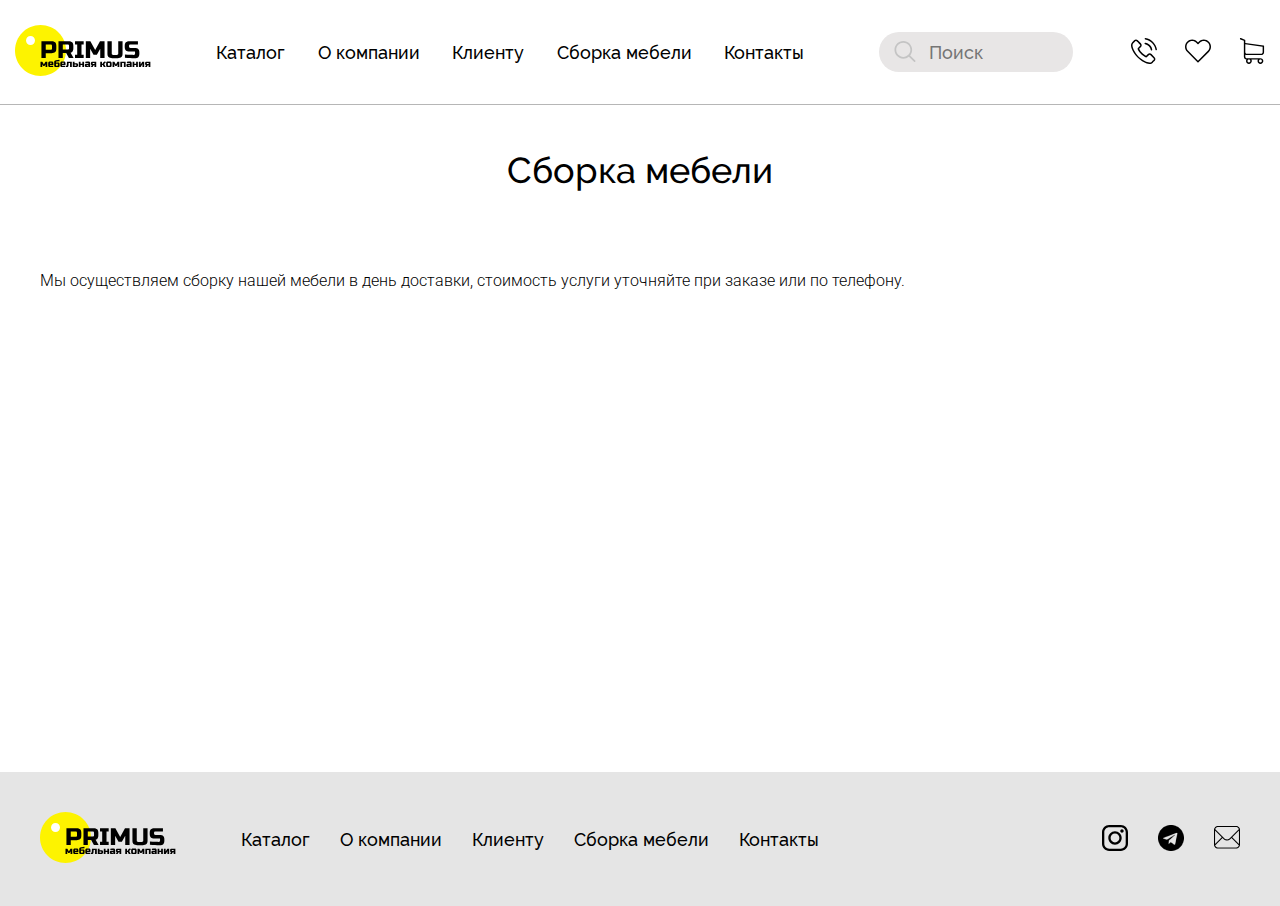
<file: assembly.html>
﻿<!DOCTYPE html>
<html lang="ru">

<head>
	<meta charset="UTF-8">
	<title>Primus</title>
	<meta name="viewport" content="width=device-width, initial-scale=1">
	<link rel="stylesheet" href="fonts/raleway/stylesheet.css">
	<link rel="icon" href="favicon.ico" type="image/x-icon">
	<link rel="stylesheet" href="css/styles.css">
	<link rel="preconnect" href="https://fonts.gstatic.com">
	<link href="https://fonts.googleapis.com/css2?family=Roboto:wght@100;200;300;400;500;600;700;800;900&display=swap"
		rel="stylesheet">
</head>

<body>
	<div class="big_wrapper">
		<header class="header _not_main">
			<div class="wrapper">
				<div class="logo"><a href="#"><img src="img/logo.svg" alt=""></a></div>
				<div class="menu">
					<div class="menu_item _dropped">
						<a href="#" class="drop_title">Каталог</a>
						<div class="drop_body">
							<div class="drop_link"><a href="#">Стулья для дома</a></div>
							<div class="drop_link"><a href="#">Стулья для офиса</a></div>
							<div class="drop_link"><a href="#">Игровые стулья</a></div>

							<div class="drop_link"><a href="#">Стулья для руководителей</a></div>
							<div class="drop_link"><a href="#">Стулья из натуральной кожи</a></div>
							<div class="drop_link"><a href="#">Столы</a></div>
							<div class="drop_link"><a href="#">Аксессуары</a></div>
							<div class="drop_link"><a href="#">Диваны</a></div>
						</div>
					</div>
					<div class="menu_item"><a href="#">О компании</a></div>
					<div class="menu_item"><a href="#">Клиенту</a></div>
					<div class="menu_item"><a href="#">Сборка мебели</a></div>
					<div class="menu_item"><a href="#">Контакты</a></div>
				</div>
				<div class="search_and_cont">
					<form action="#" class="search">
						<button type="submit" class="loop">
							<svg width="22" height="22" viewBox="0 0 22 22" fill="none"
								xmlns="http://www.w3.org/2000/svg">
								<path
									d="M21.2695 20.0277L16.1477 14.9059C17.398 13.3805 18.1457 11.434 18.1457 9.30703C18.1457 4.43008 14.1883 0.472656 9.31133 0.472656C4.43008 0.472656 0.472656 4.43008 0.472656 9.31133C0.472656 14.1926 4.43008 18.15 9.31133 18.15C11.434 18.15 13.3848 17.4023 14.9102 16.152L20.0277 21.2695C20.3715 21.6133 20.9258 21.6133 21.2695 21.2695C21.6133 20.9258 21.6133 20.3715 21.2695 20.0277ZM2.22578 9.31133C2.22578 5.40117 5.39688 2.23008 9.30703 2.23008C13.2172 2.23008 16.3883 5.40117 16.3883 9.31133C16.3883 13.2215 13.2172 16.3926 9.30703 16.3926C5.39688 16.3926 2.22578 13.2215 2.22578 9.31133Z"
									fill="#C4C4C4" />
							</svg>
						</button>
						<div class="input_item">
							<input type="text" class="input" id="input" placeholder="Поиск">
						</div>
					</form>
					<div class="user_contrls">
						<div class="cntrl mobile">
							<svg width="26" height="26" viewBox="0 0 26 26" fill="none"
								xmlns="http://www.w3.org/2000/svg">
								<path
									d="M20.5482 16.1061C20.0159 15.5519 19.3739 15.2555 18.6934 15.2555C18.0185 15.2555 17.371 15.5464 16.8167 16.1006L15.0827 17.8292C14.94 17.7523 14.7973 17.681 14.6601 17.6097C14.4626 17.5109 14.276 17.4176 14.1169 17.3188C12.4926 16.2872 11.0165 14.9427 9.60069 13.2032C8.91475 12.3362 8.4538 11.6064 8.11907 10.8655C8.56904 10.454 8.98609 10.026 9.39216 9.6144C9.54581 9.46075 9.69946 9.30161 9.85311 9.14796C11.0055 7.99559 11.0055 6.503 9.85311 5.35063L8.35503 3.85255C8.18492 3.68244 8.00932 3.50684 7.84469 3.33124C7.51545 2.99101 7.16973 2.63981 6.81305 2.31057C6.28076 1.78377 5.64422 1.50391 4.97474 1.50391C4.30527 1.50391 3.65775 1.78377 3.109 2.31057C3.10351 2.31605 3.10351 2.31605 3.09803 2.32154L1.23228 4.20375C0.529887 4.90614 0.129301 5.76219 0.0415011 6.75542C-0.0901984 8.35777 0.381725 9.85036 0.743898 10.8271C1.63287 13.2252 2.96084 15.4476 4.94182 17.8292C7.34533 20.6991 10.2372 22.9654 13.5407 24.5623C14.8028 25.1604 16.4875 25.8683 18.3697 25.989C18.4849 25.9945 18.6056 26 18.7154 26C19.983 26 21.0476 25.5445 21.8817 24.6391C21.8872 24.6281 21.8981 24.6227 21.9036 24.6117C22.189 24.266 22.5182 23.9532 22.8639 23.6184C23.0999 23.3935 23.3413 23.1575 23.5773 22.9106C24.1206 22.3453 24.4059 21.6869 24.4059 21.0119C24.4059 20.3314 24.1151 19.6784 23.5608 19.1297L20.5482 16.1061ZM22.5127 21.8844C22.5072 21.8844 22.5072 21.8899 22.5127 21.8844C22.2987 22.1149 22.0792 22.3234 21.8433 22.5539C21.4866 22.8941 21.1244 23.2508 20.7842 23.6514C20.2299 24.244 19.5769 24.5239 18.7209 24.5239C18.6386 24.5239 18.5508 24.5239 18.4685 24.5184C16.8387 24.4141 15.3241 23.7776 14.1882 23.2343C11.0823 21.7308 8.35503 19.5961 6.0887 16.8908C4.21747 14.6354 2.96633 12.5502 2.13772 10.3113C1.62738 8.94493 1.44081 7.88036 1.52312 6.87615C1.57799 6.23411 1.82493 5.70183 2.28039 5.24637L4.15162 3.37514C4.42051 3.12271 4.70586 2.98553 4.98572 2.98553C5.33143 2.98553 5.61129 3.19405 5.78689 3.36965C5.79238 3.37514 5.79787 3.38062 5.80335 3.38611C6.13809 3.6989 6.45636 4.02266 6.7911 4.36837C6.96121 4.54397 7.13681 4.71957 7.31241 4.90066L8.81049 6.39874C9.39216 6.98041 9.39216 7.51818 8.81049 8.09986C8.65135 8.25899 8.4977 8.41813 8.33857 8.57178C7.87762 9.0437 7.43862 9.4827 6.96121 9.91072C6.95024 9.9217 6.93926 9.92719 6.93377 9.93816C6.46185 10.4101 6.54965 10.871 6.64842 11.1838C6.65391 11.2003 6.6594 11.2167 6.66489 11.2332C7.0545 12.1771 7.60325 13.066 8.43734 14.1251L8.44283 14.1306C9.95737 15.9963 11.5542 17.4505 13.3157 18.5645C13.5407 18.7071 13.7712 18.8224 13.9907 18.9321C14.1882 19.0309 14.3748 19.1242 14.5339 19.223C14.5559 19.2339 14.5778 19.2504 14.5998 19.2614C14.7864 19.3547 14.962 19.3986 15.143 19.3986C15.5985 19.3986 15.8839 19.1132 15.9771 19.0199L17.8539 17.1432C18.0404 16.9566 18.3368 16.7317 18.6825 16.7317C19.0227 16.7317 19.3025 16.9457 19.4727 17.1322C19.4781 17.1377 19.4781 17.1377 19.4836 17.1432L22.5072 20.1668C23.0724 20.7265 23.0724 21.3027 22.5127 21.8844Z"
									fill="black" />
								<path
									d="M14.051 6.1848C15.4887 6.42625 16.7948 7.10669 17.8374 8.14931C18.88 9.19193 19.555 10.498 19.8019 11.9357C19.8623 12.2978 20.175 12.5503 20.5317 12.5503C20.5756 12.5503 20.614 12.5448 20.6579 12.5393C21.064 12.4734 21.3329 12.0893 21.2671 11.6832C20.9707 9.94372 20.1476 8.35784 18.891 7.10121C17.6344 5.84457 16.0485 5.02145 14.3089 4.72513C13.9029 4.65928 13.5242 4.92816 13.4529 5.32875C13.3816 5.72934 13.645 6.11895 14.051 6.1848Z"
									fill="black" />
								<path
									d="M25.9698 11.4694C25.4815 8.60493 24.1315 5.99838 22.0573 3.92411C19.983 1.84984 17.3765 0.499924 14.512 0.0115382C14.1114 -0.059799 13.7328 0.214575 13.6614 0.615161C13.5956 1.02123 13.8645 1.39987 14.2705 1.47121C16.8277 1.90472 19.1599 3.11745 21.0147 4.96673C22.8694 6.8215 24.0767 9.15368 24.5102 11.7108C24.5705 12.073 24.8833 12.3254 25.24 12.3254C25.2839 12.3254 25.3223 12.32 25.3662 12.3145C25.7668 12.2541 26.0412 11.87 25.9698 11.4694Z"
									fill="black" />
							</svg>
						</div>
						<div class="cntrl heart">
							<svg width="26" height="24" viewBox="0 0 26 24" fill="none"
								xmlns="http://www.w3.org/2000/svg">
								<path
									d="M23.9003 2.69303C22.5389 1.33157 20.7365 0.587459 18.8128 0.587459C16.8891 0.587459 15.0812 1.33709 13.7197 2.69854L13.0087 3.40959L12.2866 2.68752C10.9252 1.32606 9.11174 0.570923 7.18806 0.570923C5.2699 0.570923 3.46197 1.32055 2.10603 2.67649C0.744573 4.03795 -0.00505454 5.84587 0.000457428 7.76955C0.000457428 9.69323 0.755597 11.4956 2.11705 12.8571L12.4685 23.2086C12.6118 23.3519 12.8048 23.429 12.9922 23.429C13.1796 23.429 13.3725 23.3574 13.5158 23.2141L23.8893 12.8791C25.2508 11.5177 26.0004 9.70976 26.0004 7.78609C26.0059 5.86241 25.2618 4.05449 23.9003 2.69303ZM22.842 11.8264L12.9922 21.6377L3.16433 11.8098C2.08398 10.7295 1.48869 9.29637 1.48869 7.76955C1.48869 6.24274 2.07847 4.80963 3.15881 3.73479C4.23365 2.65996 5.66676 2.06467 7.18806 2.06467C8.71488 2.06467 10.1535 2.65996 11.2338 3.7403L12.4795 4.98601C12.7717 5.27814 13.2402 5.27814 13.5323 4.98601L14.767 3.75133C15.8474 2.67098 17.286 2.07569 18.8073 2.07569C20.3286 2.07569 21.7617 2.67098 22.842 3.74582C23.9224 4.82616 24.5122 6.25927 24.5122 7.78609C24.5177 9.3129 23.9224 10.746 22.842 11.8264Z"
									fill="black" />
							</svg>
						</div>
						<div class="cntrl user">
							<svg width="26" height="26" viewBox="0 0 26 26" fill="none"
								xmlns="http://www.w3.org/2000/svg">
								<g clip-path="url(#clip0)">
									<path
										d="M7.80528 17.1193H22.1313C23.7557 17.1193 25.0809 15.7941 25.0809 14.1696V8.14213C25.0809 8.13679 25.0809 8.1261 25.0809 8.12075C25.0809 8.10472 25.0809 8.09404 25.0809 8.07801C25.0809 8.06732 25.0809 8.05663 25.0756 8.04595C25.0756 8.03526 25.0702 8.01923 25.0702 8.00854C25.0702 7.99785 25.0649 7.98717 25.0649 7.97648C25.0596 7.96579 25.0596 7.9551 25.0542 7.93907C25.0489 7.92839 25.0489 7.9177 25.0435 7.90701C25.0382 7.89633 25.0382 7.88564 25.0328 7.87495C25.0275 7.86426 25.0222 7.85358 25.0168 7.83755C25.0115 7.82686 25.0061 7.81617 25.0008 7.81083C24.9954 7.80014 24.9901 7.78945 24.9847 7.77877C24.9794 7.76808 24.9741 7.76274 24.9687 7.75205C24.9634 7.74136 24.9527 7.73068 24.9473 7.71999C24.942 7.7093 24.9367 7.70396 24.926 7.69327C24.9206 7.68258 24.9099 7.67724 24.9046 7.66655C24.8993 7.65587 24.8886 7.65052 24.8832 7.63984C24.8779 7.62915 24.8672 7.62381 24.8618 7.61846C24.8512 7.60777 24.8458 7.60243 24.8351 7.59174C24.8244 7.5864 24.8191 7.57571 24.8084 7.57037C24.7977 7.56503 24.787 7.55434 24.7763 7.549C24.7657 7.54365 24.7603 7.53831 24.7496 7.53296C24.7389 7.52762 24.7283 7.52228 24.7176 7.51159C24.7069 7.50625 24.6962 7.5009 24.6855 7.49556C24.6748 7.49022 24.6641 7.48487 24.6534 7.47953C24.6428 7.47419 24.6321 7.46884 24.6214 7.4635C24.6107 7.45816 24.6 7.45816 24.5893 7.45281C24.5786 7.44747 24.5626 7.44212 24.5519 7.44212C24.5412 7.44212 24.5305 7.43678 24.5252 7.43678C24.5092 7.43144 24.4985 7.43144 24.4825 7.43144C24.4771 7.43144 24.4718 7.42609 24.4611 7.42609L6.30374 4.91997V2.38714C6.30374 2.36042 6.30374 2.3337 6.2984 2.31233C6.2984 2.30698 6.2984 2.30164 6.29306 2.29095C6.29306 2.27492 6.28771 2.25889 6.28771 2.24286C6.28237 2.22683 6.28237 2.21614 6.27703 2.20011C6.27703 2.18943 6.27168 2.18408 6.27168 2.17339C6.26634 2.15736 6.26099 2.14133 6.25565 2.1253C6.25565 2.11996 6.25031 2.10927 6.25031 2.10393C6.24496 2.0879 6.23962 2.07721 6.22893 2.06118C6.22359 2.05584 6.22359 2.04515 6.21825 2.03981C6.2129 2.02912 6.20756 2.01843 6.19687 2.00775C6.19153 1.99706 6.18619 1.99171 6.18084 1.98103C6.1755 1.97034 6.17016 1.965 6.16481 1.95431C6.15947 1.94362 6.14878 1.93294 6.14344 1.92225C6.13809 1.9169 6.13275 1.91156 6.12741 1.90622C6.11672 1.89553 6.10603 1.88484 6.09535 1.87416C6.09 1.86881 6.08466 1.86347 6.07931 1.85813C6.06863 1.84744 6.05794 1.83675 6.04191 1.82606C6.03657 1.82072 6.02588 1.81538 6.02054 1.81003C6.00985 1.79935 5.99916 1.794 5.98847 1.78332C5.97244 1.77263 5.95641 1.76194 5.94573 1.7566C5.94038 1.75126 5.93504 1.75126 5.9297 1.74591C5.90832 1.73522 5.8816 1.72454 5.86023 1.71385L1.92204 0.0573532C1.55334 -0.0976094 1.1312 0.0733838 0.976237 0.442088C0.821275 0.810792 0.992268 1.23293 1.36097 1.38789L4.85564 2.86271V6.13296V6.65128V10.6269V14.1803V18.6689C4.85564 20.1651 5.97779 21.4048 7.42589 21.5918C7.16405 22.03 7.00909 22.543 7.00909 23.088C7.00909 24.6964 8.31826 26.0002 9.92132 26.0002C11.5244 26.0002 12.8335 24.6911 12.8335 23.088C12.8335 22.5537 12.6893 22.046 12.4328 21.6185H18.9198C18.6633 22.0514 18.5191 22.5537 18.5191 23.088C18.5191 24.6964 19.8282 26.0002 21.4313 26.0002C23.0344 26.0002 24.3435 24.6911 24.3435 23.088C24.3435 21.4849 23.0344 20.1758 21.4313 20.1758H7.80528C6.97168 20.1758 6.2984 19.4971 6.2984 18.6689V16.7132C6.73657 16.9697 7.25489 17.1193 7.80528 17.1193ZM11.3961 23.0827C11.3961 23.8949 10.7335 24.5521 9.92666 24.5521C9.11979 24.5521 8.45719 23.8895 8.45719 23.0827C8.45719 22.2758 9.11979 21.6132 9.92666 21.6132C10.7335 21.6132 11.3961 22.2704 11.3961 23.0827ZM22.9061 23.0827C22.9061 23.8949 22.2435 24.5521 21.4366 24.5521C20.6298 24.5521 19.9672 23.8895 19.9672 23.0827C19.9672 22.2758 20.6298 21.6132 21.4366 21.6132C22.2435 21.6132 22.9061 22.2704 22.9061 23.0827ZM22.1313 15.6765H7.80528C6.97168 15.6765 6.2984 14.9979 6.2984 14.1696V10.6162V6.64059V6.37342L23.6382 8.76198V14.1643C23.6382 15.0032 22.9595 15.6765 22.1313 15.6765Z"
										fill="black" />
								</g>
								<defs>
									<clipPath id="clip0">
										<rect width="26" height="26" fill="white" />
									</clipPath>
								</defs>
							</svg>
						</div>
					</div>
					<div class="burger">
						<div class="burger_bef"></div>
						<div class="burger_mid"></div>
						<div class="burger_after"></div>
					</div>
				</div>

			</div>
		</header>
		<main class="main">
			<div class="assembly">
				<div class="wrapper">
					<div class="page_title">Сборка мебели</div>
					<div class="ass_text">Мы осуществляем сборку нашей мебели в день доставки, стоимость услуги
						уточняйте при заказе или по телефону.</div>
				</div>
			</div>
		</main>
		<footer class="footer">
			<div class="wrapper">
				<div class="logo"><img src="img/logo.svg" alt=""></div>
				<div class="menu">
					<div class="menu_item _dropped"><a href="#">Каталог</a></div>
					<div class="menu_item"><a href="#">О компании</a></div>
					<div class="menu_item"><a href="#">Клиенту</a></div>
					<div class="menu_item"><a href="#">Сборка мебели</a></div>
					<div class="menu_item"><a href="#">Контакты</a></div>
				</div>
				<div class="socials">
					<a href="#" class="social">
						<svg width="26" height="26" viewBox="0 0 26 26" fill="none" xmlns="http://www.w3.org/2000/svg">
							<path
								d="M18.8247 0H7.17486C3.21865 0 0 3.2188 0 7.17502V18.8248C0 22.7812 3.21865 25.9998 7.17486 25.9998H18.8247C22.7812 25.9998 25.9998 22.781 25.9998 18.8248V7.17502C26 3.2188 22.7812 0 18.8247 0ZM23.6932 18.8248C23.6932 21.5092 21.5092 23.693 18.8248 23.693H7.17486C4.49063 23.6932 2.30683 21.5092 2.30683 18.8248V7.17502C2.30683 4.49079 4.49063 2.30683 7.17486 2.30683H18.8247C21.5091 2.30683 23.693 4.49079 23.693 7.17502V18.8248H23.6932Z"
								fill="black" />
							<path
								d="M12.9999 6.30078C9.30576 6.30078 6.30042 9.30612 6.30042 13.0003C6.30042 16.6943 9.30576 19.6995 12.9999 19.6995C16.6941 19.6995 19.6994 16.6943 19.6994 13.0003C19.6994 9.30612 16.6941 6.30078 12.9999 6.30078ZM12.9999 17.3925C10.5779 17.3925 8.60725 15.4221 8.60725 13.0001C8.60725 10.578 10.5777 8.60746 12.9999 8.60746C15.4221 8.60746 17.3926 10.578 17.3926 13.0001C17.3926 15.4221 15.4219 17.3925 12.9999 17.3925Z"
								fill="black" />
							<path
								d="M19.9804 4.34473C19.536 4.34473 19.0993 4.52466 18.7855 4.83993C18.47 5.15366 18.2887 5.59042 18.2887 6.0364C18.2887 6.48101 18.4702 6.91761 18.7855 7.23288C19.0992 7.54661 19.536 7.72808 19.9804 7.72808C20.4264 7.72808 20.8616 7.54661 21.1769 7.23288C21.4921 6.91761 21.6721 6.48085 21.6721 6.0364C21.6721 5.59042 21.4921 5.15366 21.1769 4.83993C20.8631 4.52466 20.4264 4.34473 19.9804 4.34473Z"
								fill="black" />
						</svg>
					</a>
					<a href="#" class="social">
						<img src="img/telegramm.png" alt="">
					</a>
					<a href="#" class="social">
						<img src="img/mail.png" alt="">
					</a>
				</div>
			</div>
		</footer>
	</div>
	<script src="scripts/jquery-3.5.1.min.js"></script>
	<script src="scripts/slick.min.js"></script>
	<script src="scripts/scripts.js"></script>
</body>

</html>
</file>
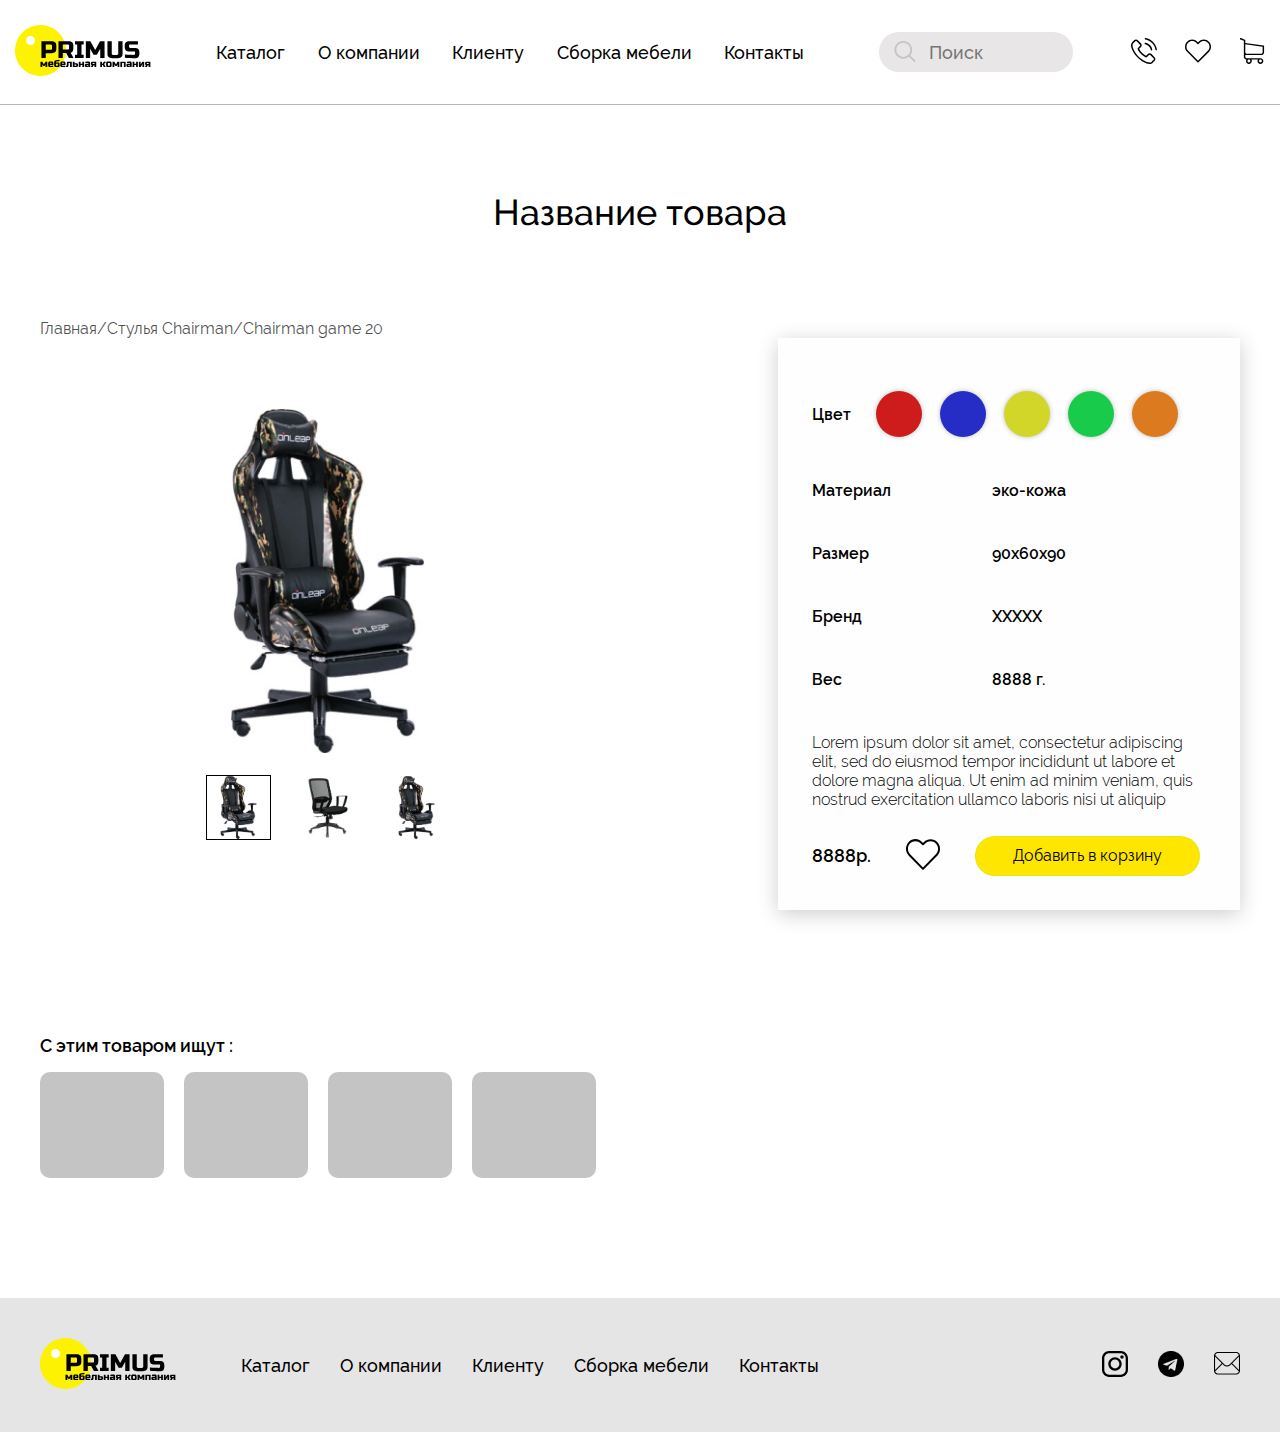
<file: card.html>
﻿<!DOCTYPE html>
<html lang="ru">

<head>
	<meta charset="UTF-8">
	<title>Primus</title>
	<meta name="viewport" content="width=device-width, initial-scale=1">
	<link rel="stylesheet" href="fonts/raleway/stylesheet.css">
	<link rel="icon" href="favicon.ico" type="image/x-icon">
	<link rel="stylesheet" href="css/styles.css">
</head>

<body>
	<div class="big_wrapper">
		<header class="header _not_main">
			<div class="wrapper">
				<div class="logo"><a href="#"><img src="img/logo.svg" alt=""></a></div>
				<div class="menu">
					<div class="menu_item _dropped">
						<a href="#" class="drop_title">Каталог</a>
						<div class="drop_body">
							<div class="drop_link"><a href="#">Стулья для дома</a></div>
							<div class="drop_link"><a href="#">Стулья для офиса</a></div>
							<div class="drop_link"><a href="#">Игровые стулья</a></div>

							<div class="drop_link"><a href="#">Стулья для руководителей</a></div>
							<div class="drop_link"><a href="#">Стулья из натуральной кожи</a></div>
							<div class="drop_link"><a href="#">Столы</a></div>
							<div class="drop_link"><a href="#">Аксессуары</a></div>
							<div class="drop_link"><a href="#">Диваны</a></div>
						</div>
					</div>
					<div class="menu_item"><a href="#">О компании</a></div>
					<div class="menu_item"><a href="#">Клиенту</a></div>
					<div class="menu_item"><a href="#">Сборка мебели</a></div>
					<div class="menu_item"><a href="#">Контакты</a></div>
				</div>
				<div class="search_and_cont">
					<form action="#" class="search">
						<button type="submit" class="loop">
							<svg width="22" height="22" viewBox="0 0 22 22" fill="none"
								xmlns="http://www.w3.org/2000/svg">
								<path
									d="M21.2695 20.0277L16.1477 14.9059C17.398 13.3805 18.1457 11.434 18.1457 9.30703C18.1457 4.43008 14.1883 0.472656 9.31133 0.472656C4.43008 0.472656 0.472656 4.43008 0.472656 9.31133C0.472656 14.1926 4.43008 18.15 9.31133 18.15C11.434 18.15 13.3848 17.4023 14.9102 16.152L20.0277 21.2695C20.3715 21.6133 20.9258 21.6133 21.2695 21.2695C21.6133 20.9258 21.6133 20.3715 21.2695 20.0277ZM2.22578 9.31133C2.22578 5.40117 5.39688 2.23008 9.30703 2.23008C13.2172 2.23008 16.3883 5.40117 16.3883 9.31133C16.3883 13.2215 13.2172 16.3926 9.30703 16.3926C5.39688 16.3926 2.22578 13.2215 2.22578 9.31133Z"
									fill="#C4C4C4" />
							</svg>
						</button>
						<div class="input_item">
							<input type="text" class="input" id="input" placeholder="Поиск">
						</div>
					</form>
					<div class="user_contrls">
						<div class="cntrl mobile">
							<svg width="26" height="26" viewBox="0 0 26 26" fill="none"
								xmlns="http://www.w3.org/2000/svg">
								<path
									d="M20.5482 16.1061C20.0159 15.5519 19.3739 15.2555 18.6934 15.2555C18.0185 15.2555 17.371 15.5464 16.8167 16.1006L15.0827 17.8292C14.94 17.7523 14.7973 17.681 14.6601 17.6097C14.4626 17.5109 14.276 17.4176 14.1169 17.3188C12.4926 16.2872 11.0165 14.9427 9.60069 13.2032C8.91475 12.3362 8.4538 11.6064 8.11907 10.8655C8.56904 10.454 8.98609 10.026 9.39216 9.6144C9.54581 9.46075 9.69946 9.30161 9.85311 9.14796C11.0055 7.99559 11.0055 6.503 9.85311 5.35063L8.35503 3.85255C8.18492 3.68244 8.00932 3.50684 7.84469 3.33124C7.51545 2.99101 7.16973 2.63981 6.81305 2.31057C6.28076 1.78377 5.64422 1.50391 4.97474 1.50391C4.30527 1.50391 3.65775 1.78377 3.109 2.31057C3.10351 2.31605 3.10351 2.31605 3.09803 2.32154L1.23228 4.20375C0.529887 4.90614 0.129301 5.76219 0.0415011 6.75542C-0.0901984 8.35777 0.381725 9.85036 0.743898 10.8271C1.63287 13.2252 2.96084 15.4476 4.94182 17.8292C7.34533 20.6991 10.2372 22.9654 13.5407 24.5623C14.8028 25.1604 16.4875 25.8683 18.3697 25.989C18.4849 25.9945 18.6056 26 18.7154 26C19.983 26 21.0476 25.5445 21.8817 24.6391C21.8872 24.6281 21.8981 24.6227 21.9036 24.6117C22.189 24.266 22.5182 23.9532 22.8639 23.6184C23.0999 23.3935 23.3413 23.1575 23.5773 22.9106C24.1206 22.3453 24.4059 21.6869 24.4059 21.0119C24.4059 20.3314 24.1151 19.6784 23.5608 19.1297L20.5482 16.1061ZM22.5127 21.8844C22.5072 21.8844 22.5072 21.8899 22.5127 21.8844C22.2987 22.1149 22.0792 22.3234 21.8433 22.5539C21.4866 22.8941 21.1244 23.2508 20.7842 23.6514C20.2299 24.244 19.5769 24.5239 18.7209 24.5239C18.6386 24.5239 18.5508 24.5239 18.4685 24.5184C16.8387 24.4141 15.3241 23.7776 14.1882 23.2343C11.0823 21.7308 8.35503 19.5961 6.0887 16.8908C4.21747 14.6354 2.96633 12.5502 2.13772 10.3113C1.62738 8.94493 1.44081 7.88036 1.52312 6.87615C1.57799 6.23411 1.82493 5.70183 2.28039 5.24637L4.15162 3.37514C4.42051 3.12271 4.70586 2.98553 4.98572 2.98553C5.33143 2.98553 5.61129 3.19405 5.78689 3.36965C5.79238 3.37514 5.79787 3.38062 5.80335 3.38611C6.13809 3.6989 6.45636 4.02266 6.7911 4.36837C6.96121 4.54397 7.13681 4.71957 7.31241 4.90066L8.81049 6.39874C9.39216 6.98041 9.39216 7.51818 8.81049 8.09986C8.65135 8.25899 8.4977 8.41813 8.33857 8.57178C7.87762 9.0437 7.43862 9.4827 6.96121 9.91072C6.95024 9.9217 6.93926 9.92719 6.93377 9.93816C6.46185 10.4101 6.54965 10.871 6.64842 11.1838C6.65391 11.2003 6.6594 11.2167 6.66489 11.2332C7.0545 12.1771 7.60325 13.066 8.43734 14.1251L8.44283 14.1306C9.95737 15.9963 11.5542 17.4505 13.3157 18.5645C13.5407 18.7071 13.7712 18.8224 13.9907 18.9321C14.1882 19.0309 14.3748 19.1242 14.5339 19.223C14.5559 19.2339 14.5778 19.2504 14.5998 19.2614C14.7864 19.3547 14.962 19.3986 15.143 19.3986C15.5985 19.3986 15.8839 19.1132 15.9771 19.0199L17.8539 17.1432C18.0404 16.9566 18.3368 16.7317 18.6825 16.7317C19.0227 16.7317 19.3025 16.9457 19.4727 17.1322C19.4781 17.1377 19.4781 17.1377 19.4836 17.1432L22.5072 20.1668C23.0724 20.7265 23.0724 21.3027 22.5127 21.8844Z"
									fill="black" />
								<path
									d="M14.051 6.1848C15.4887 6.42625 16.7948 7.10669 17.8374 8.14931C18.88 9.19193 19.555 10.498 19.8019 11.9357C19.8623 12.2978 20.175 12.5503 20.5317 12.5503C20.5756 12.5503 20.614 12.5448 20.6579 12.5393C21.064 12.4734 21.3329 12.0893 21.2671 11.6832C20.9707 9.94372 20.1476 8.35784 18.891 7.10121C17.6344 5.84457 16.0485 5.02145 14.3089 4.72513C13.9029 4.65928 13.5242 4.92816 13.4529 5.32875C13.3816 5.72934 13.645 6.11895 14.051 6.1848Z"
									fill="black" />
								<path
									d="M25.9698 11.4694C25.4815 8.60493 24.1315 5.99838 22.0573 3.92411C19.983 1.84984 17.3765 0.499924 14.512 0.0115382C14.1114 -0.059799 13.7328 0.214575 13.6614 0.615161C13.5956 1.02123 13.8645 1.39987 14.2705 1.47121C16.8277 1.90472 19.1599 3.11745 21.0147 4.96673C22.8694 6.8215 24.0767 9.15368 24.5102 11.7108C24.5705 12.073 24.8833 12.3254 25.24 12.3254C25.2839 12.3254 25.3223 12.32 25.3662 12.3145C25.7668 12.2541 26.0412 11.87 25.9698 11.4694Z"
									fill="black" />
							</svg>
						</div>
						<div class="cntrl heart">
							<svg width="26" height="24" viewBox="0 0 26 24" fill="none"
								xmlns="http://www.w3.org/2000/svg">
								<path
									d="M23.9003 2.69303C22.5389 1.33157 20.7365 0.587459 18.8128 0.587459C16.8891 0.587459 15.0812 1.33709 13.7197 2.69854L13.0087 3.40959L12.2866 2.68752C10.9252 1.32606 9.11174 0.570923 7.18806 0.570923C5.2699 0.570923 3.46197 1.32055 2.10603 2.67649C0.744573 4.03795 -0.00505454 5.84587 0.000457428 7.76955C0.000457428 9.69323 0.755597 11.4956 2.11705 12.8571L12.4685 23.2086C12.6118 23.3519 12.8048 23.429 12.9922 23.429C13.1796 23.429 13.3725 23.3574 13.5158 23.2141L23.8893 12.8791C25.2508 11.5177 26.0004 9.70976 26.0004 7.78609C26.0059 5.86241 25.2618 4.05449 23.9003 2.69303ZM22.842 11.8264L12.9922 21.6377L3.16433 11.8098C2.08398 10.7295 1.48869 9.29637 1.48869 7.76955C1.48869 6.24274 2.07847 4.80963 3.15881 3.73479C4.23365 2.65996 5.66676 2.06467 7.18806 2.06467C8.71488 2.06467 10.1535 2.65996 11.2338 3.7403L12.4795 4.98601C12.7717 5.27814 13.2402 5.27814 13.5323 4.98601L14.767 3.75133C15.8474 2.67098 17.286 2.07569 18.8073 2.07569C20.3286 2.07569 21.7617 2.67098 22.842 3.74582C23.9224 4.82616 24.5122 6.25927 24.5122 7.78609C24.5177 9.3129 23.9224 10.746 22.842 11.8264Z"
									fill="black" />
							</svg>
						</div>
						<div class="cntrl user">
							<svg width="26" height="26" viewBox="0 0 26 26" fill="none"
								xmlns="http://www.w3.org/2000/svg">
								<g clip-path="url(#clip0)">
									<path
										d="M7.80528 17.1193H22.1313C23.7557 17.1193 25.0809 15.7941 25.0809 14.1696V8.14213C25.0809 8.13679 25.0809 8.1261 25.0809 8.12075C25.0809 8.10472 25.0809 8.09404 25.0809 8.07801C25.0809 8.06732 25.0809 8.05663 25.0756 8.04595C25.0756 8.03526 25.0702 8.01923 25.0702 8.00854C25.0702 7.99785 25.0649 7.98717 25.0649 7.97648C25.0596 7.96579 25.0596 7.9551 25.0542 7.93907C25.0489 7.92839 25.0489 7.9177 25.0435 7.90701C25.0382 7.89633 25.0382 7.88564 25.0328 7.87495C25.0275 7.86426 25.0222 7.85358 25.0168 7.83755C25.0115 7.82686 25.0061 7.81617 25.0008 7.81083C24.9954 7.80014 24.9901 7.78945 24.9847 7.77877C24.9794 7.76808 24.9741 7.76274 24.9687 7.75205C24.9634 7.74136 24.9527 7.73068 24.9473 7.71999C24.942 7.7093 24.9367 7.70396 24.926 7.69327C24.9206 7.68258 24.9099 7.67724 24.9046 7.66655C24.8993 7.65587 24.8886 7.65052 24.8832 7.63984C24.8779 7.62915 24.8672 7.62381 24.8618 7.61846C24.8512 7.60777 24.8458 7.60243 24.8351 7.59174C24.8244 7.5864 24.8191 7.57571 24.8084 7.57037C24.7977 7.56503 24.787 7.55434 24.7763 7.549C24.7657 7.54365 24.7603 7.53831 24.7496 7.53296C24.7389 7.52762 24.7283 7.52228 24.7176 7.51159C24.7069 7.50625 24.6962 7.5009 24.6855 7.49556C24.6748 7.49022 24.6641 7.48487 24.6534 7.47953C24.6428 7.47419 24.6321 7.46884 24.6214 7.4635C24.6107 7.45816 24.6 7.45816 24.5893 7.45281C24.5786 7.44747 24.5626 7.44212 24.5519 7.44212C24.5412 7.44212 24.5305 7.43678 24.5252 7.43678C24.5092 7.43144 24.4985 7.43144 24.4825 7.43144C24.4771 7.43144 24.4718 7.42609 24.4611 7.42609L6.30374 4.91997V2.38714C6.30374 2.36042 6.30374 2.3337 6.2984 2.31233C6.2984 2.30698 6.2984 2.30164 6.29306 2.29095C6.29306 2.27492 6.28771 2.25889 6.28771 2.24286C6.28237 2.22683 6.28237 2.21614 6.27703 2.20011C6.27703 2.18943 6.27168 2.18408 6.27168 2.17339C6.26634 2.15736 6.26099 2.14133 6.25565 2.1253C6.25565 2.11996 6.25031 2.10927 6.25031 2.10393C6.24496 2.0879 6.23962 2.07721 6.22893 2.06118C6.22359 2.05584 6.22359 2.04515 6.21825 2.03981C6.2129 2.02912 6.20756 2.01843 6.19687 2.00775C6.19153 1.99706 6.18619 1.99171 6.18084 1.98103C6.1755 1.97034 6.17016 1.965 6.16481 1.95431C6.15947 1.94362 6.14878 1.93294 6.14344 1.92225C6.13809 1.9169 6.13275 1.91156 6.12741 1.90622C6.11672 1.89553 6.10603 1.88484 6.09535 1.87416C6.09 1.86881 6.08466 1.86347 6.07931 1.85813C6.06863 1.84744 6.05794 1.83675 6.04191 1.82606C6.03657 1.82072 6.02588 1.81538 6.02054 1.81003C6.00985 1.79935 5.99916 1.794 5.98847 1.78332C5.97244 1.77263 5.95641 1.76194 5.94573 1.7566C5.94038 1.75126 5.93504 1.75126 5.9297 1.74591C5.90832 1.73522 5.8816 1.72454 5.86023 1.71385L1.92204 0.0573532C1.55334 -0.0976094 1.1312 0.0733838 0.976237 0.442088C0.821275 0.810792 0.992268 1.23293 1.36097 1.38789L4.85564 2.86271V6.13296V6.65128V10.6269V14.1803V18.6689C4.85564 20.1651 5.97779 21.4048 7.42589 21.5918C7.16405 22.03 7.00909 22.543 7.00909 23.088C7.00909 24.6964 8.31826 26.0002 9.92132 26.0002C11.5244 26.0002 12.8335 24.6911 12.8335 23.088C12.8335 22.5537 12.6893 22.046 12.4328 21.6185H18.9198C18.6633 22.0514 18.5191 22.5537 18.5191 23.088C18.5191 24.6964 19.8282 26.0002 21.4313 26.0002C23.0344 26.0002 24.3435 24.6911 24.3435 23.088C24.3435 21.4849 23.0344 20.1758 21.4313 20.1758H7.80528C6.97168 20.1758 6.2984 19.4971 6.2984 18.6689V16.7132C6.73657 16.9697 7.25489 17.1193 7.80528 17.1193ZM11.3961 23.0827C11.3961 23.8949 10.7335 24.5521 9.92666 24.5521C9.11979 24.5521 8.45719 23.8895 8.45719 23.0827C8.45719 22.2758 9.11979 21.6132 9.92666 21.6132C10.7335 21.6132 11.3961 22.2704 11.3961 23.0827ZM22.9061 23.0827C22.9061 23.8949 22.2435 24.5521 21.4366 24.5521C20.6298 24.5521 19.9672 23.8895 19.9672 23.0827C19.9672 22.2758 20.6298 21.6132 21.4366 21.6132C22.2435 21.6132 22.9061 22.2704 22.9061 23.0827ZM22.1313 15.6765H7.80528C6.97168 15.6765 6.2984 14.9979 6.2984 14.1696V10.6162V6.64059V6.37342L23.6382 8.76198V14.1643C23.6382 15.0032 22.9595 15.6765 22.1313 15.6765Z"
										fill="black" />
								</g>
								<defs>
									<clipPath id="clip0">
										<rect width="26" height="26" fill="white" />
									</clipPath>
								</defs>
							</svg>
						</div>
					</div>
					<div class="burger">
						<div class="burger_bef"></div>
						<div class="burger_mid"></div>
						<div class="burger_after"></div>
					</div>
				</div>

			</div>
		</header>
		<main class="main">
			<div class="card">
				<div class="page_title">Название товара</div>
				<div class="breadchumps">
					<div class="wrapper">
						<a href="#">Главная/</a>
						<a href="#">Стулья Chairman/</a>
						<a href="#">Chairman game 20</a>
					</div>
				</div>
				<div class="main_part">
					<div class="wrapper">
						<div class="left_part">
							<div class="big_slider">
								<div class="big_slider_body">
									<div class="slider_item"><img src="img/product_item_1.jpg" alt=""></div>
									<div class="slider_item"><img src="img/product_item_2.jpg" alt=""></div>
									<div class="slider_item"><img src="img/product_item_1.jpg" alt=""></div>
								</div>
							</div>
							<div class="small_slider">
								<div class="small_slider_body">
									<div class="slider_item"><img src="img/product_item_1.jpg" alt=""></div>
									<div class="slider_item"><img src="img/product_item_2.jpg" alt=""></div>
									<div class="slider_item"><img src="img/product_item_1.jpg" alt=""></div>
								</div>
							</div>
						</div>
						<div class="right_part">
							<div class="option_item _first">
								<div class="left">
									<div class="name">Цвет</div>
								</div>
								<div class="right">
									<div class="color"></div>
									<div class="color"></div>
									<div class="color"></div>
									<div class="color"></div>
									<div class="color"></div>

								</div>
							</div>
							<div class="option_item">
								<div class="left">
									<div class="name">Материал</div>
								</div>
								<div class="right">
									<div class="value">эко-кожа</div>
								</div>
							</div>
							<div class="option_item">
								<div class="left">
									<div class="name">Размер</div>
								</div>
								<div class="right">
									<div class="value">90х60х90</div>
								</div>
							</div>
							<div class="option_item">
								<div class="left">
									<div class="name">Бренд</div>
								</div>
								<div class="right">
									<div class="value">ХХХХХ</div>
								</div>
							</div>
							<div class="option_item">
								<div class="left">
									<div class="name">Вес</div>
								</div>
								<div class="right">
									<div class="value">8888 г.</div>
								</div>
							</div>
							<div class="desc">Lorem ipsum dolor sit amet, consectetur adipiscing elit, sed do eiusmod
								tempor incididunt ut labore et dolore magna
								aliqua. Ut enim ad minim veniam, quis nostrud exercitation ullamco laboris nisi ut
								aliquip</div>
							<div class="block_footer">
								<div class="price">8888р.</div>
								<div class="like">
									<svg width="34" height="31" viewBox="0 0 34 31" fill="none"
										xmlns="http://www.w3.org/2000/svg">
										<path
											d="M31.2543 2.97143C29.4739 1.1387 27.1169 0.137006 24.6014 0.137006C22.0858 0.137006 19.7216 1.14612 17.9412 2.97885L17.0114 3.93602L16.0671 2.96401C14.2868 1.13128 11.9154 0.114746 9.39979 0.114746C6.89142 0.114746 4.52721 1.12386 2.75405 2.94917C0.973686 4.7819 -0.00659628 7.21564 0.000611673 9.80521C0.000611673 12.3948 0.988102 14.8211 2.76847 16.6538L16.305 30.5885C16.4924 30.7814 16.7447 30.8853 16.9898 30.8853C17.2348 30.8853 17.4871 30.7888 17.6745 30.5959L31.2399 16.6835C33.0203 14.8508 34.0005 12.417 34.0005 9.82747C34.0077 7.2379 33.0347 4.80416 31.2543 2.97143ZM29.8704 15.2663L16.9898 28.4738L4.13798 15.244C2.72522 13.7897 1.94676 11.8605 1.94676 9.80521C1.94676 7.74988 2.71801 5.82069 4.13077 4.3738C5.53632 2.92691 7.41039 2.12555 9.39979 2.12555C11.3964 2.12555 13.2777 2.92691 14.6904 4.38122L16.3194 6.05813C16.7014 6.45139 17.3141 6.45139 17.6961 6.05813L19.3107 4.39606C20.7235 2.94175 22.6048 2.14039 24.5942 2.14039C26.5836 2.14039 28.4576 2.94175 29.8704 4.38864C31.2831 5.84295 32.0544 7.77214 32.0544 9.82747C32.0616 11.8828 31.2831 13.812 29.8704 15.2663Z"
											fill="black" />
									</svg>
								</div>
								<div class="add_to_cart">Добавить в корзину</div>
							</div>
						</div>
					</div>
				</div>
				<div class="searcing_with_this">
					<div class="wrapper">
						<div class="part_title">С этим товаром ищут :</div>
						<div class="part_cont">
							<div class="prod_item"></div>
							<div class="prod_item"></div>
							<div class="prod_item"></div>
							<div class="prod_item"></div>
						</div>
					</div>
				</div>
			</div>
		</main>
		<footer class="footer">
			<div class="wrapper">
				<div class="logo"><img src="img/logo.svg" alt=""></div>
				<div class="menu">
					<div class="menu_item _dropped"><a href="#">Каталог</a></div>
					<div class="menu_item"><a href="#">О компании</a></div>
					<div class="menu_item"><a href="#">Клиенту</a></div>
					<div class="menu_item"><a href="#">Сборка мебели</a></div>
					<div class="menu_item"><a href="#">Контакты</a></div>
				</div>
				<div class="socials">
					<a href="#" class="social">
						<svg width="26" height="26" viewBox="0 0 26 26" fill="none" xmlns="http://www.w3.org/2000/svg">
							<path
								d="M18.8247 0H7.17486C3.21865 0 0 3.2188 0 7.17502V18.8248C0 22.7812 3.21865 25.9998 7.17486 25.9998H18.8247C22.7812 25.9998 25.9998 22.781 25.9998 18.8248V7.17502C26 3.2188 22.7812 0 18.8247 0ZM23.6932 18.8248C23.6932 21.5092 21.5092 23.693 18.8248 23.693H7.17486C4.49063 23.6932 2.30683 21.5092 2.30683 18.8248V7.17502C2.30683 4.49079 4.49063 2.30683 7.17486 2.30683H18.8247C21.5091 2.30683 23.693 4.49079 23.693 7.17502V18.8248H23.6932Z"
								fill="black" />
							<path
								d="M12.9999 6.30078C9.30576 6.30078 6.30042 9.30612 6.30042 13.0003C6.30042 16.6943 9.30576 19.6995 12.9999 19.6995C16.6941 19.6995 19.6994 16.6943 19.6994 13.0003C19.6994 9.30612 16.6941 6.30078 12.9999 6.30078ZM12.9999 17.3925C10.5779 17.3925 8.60725 15.4221 8.60725 13.0001C8.60725 10.578 10.5777 8.60746 12.9999 8.60746C15.4221 8.60746 17.3926 10.578 17.3926 13.0001C17.3926 15.4221 15.4219 17.3925 12.9999 17.3925Z"
								fill="black" />
							<path
								d="M19.9804 4.34473C19.536 4.34473 19.0993 4.52466 18.7855 4.83993C18.47 5.15366 18.2887 5.59042 18.2887 6.0364C18.2887 6.48101 18.4702 6.91761 18.7855 7.23288C19.0992 7.54661 19.536 7.72808 19.9804 7.72808C20.4264 7.72808 20.8616 7.54661 21.1769 7.23288C21.4921 6.91761 21.6721 6.48085 21.6721 6.0364C21.6721 5.59042 21.4921 5.15366 21.1769 4.83993C20.8631 4.52466 20.4264 4.34473 19.9804 4.34473Z"
								fill="black" />
						</svg>
					</a>
					<a href="#" class="social">
						<img src="img/telegramm.png" alt="">
					</a>
					<a href="#" class="social">
						<img src="img/mail.png" alt="">
					</a>
				</div>
			</div>
		</footer>
	</div>
	<script src="scripts/jquery-3.5.1.min.js"></script>
	<script src="scripts/slick.min.js"></script>
	<script src="scripts/scripts.js"></script>
</body>

</html>
</file>
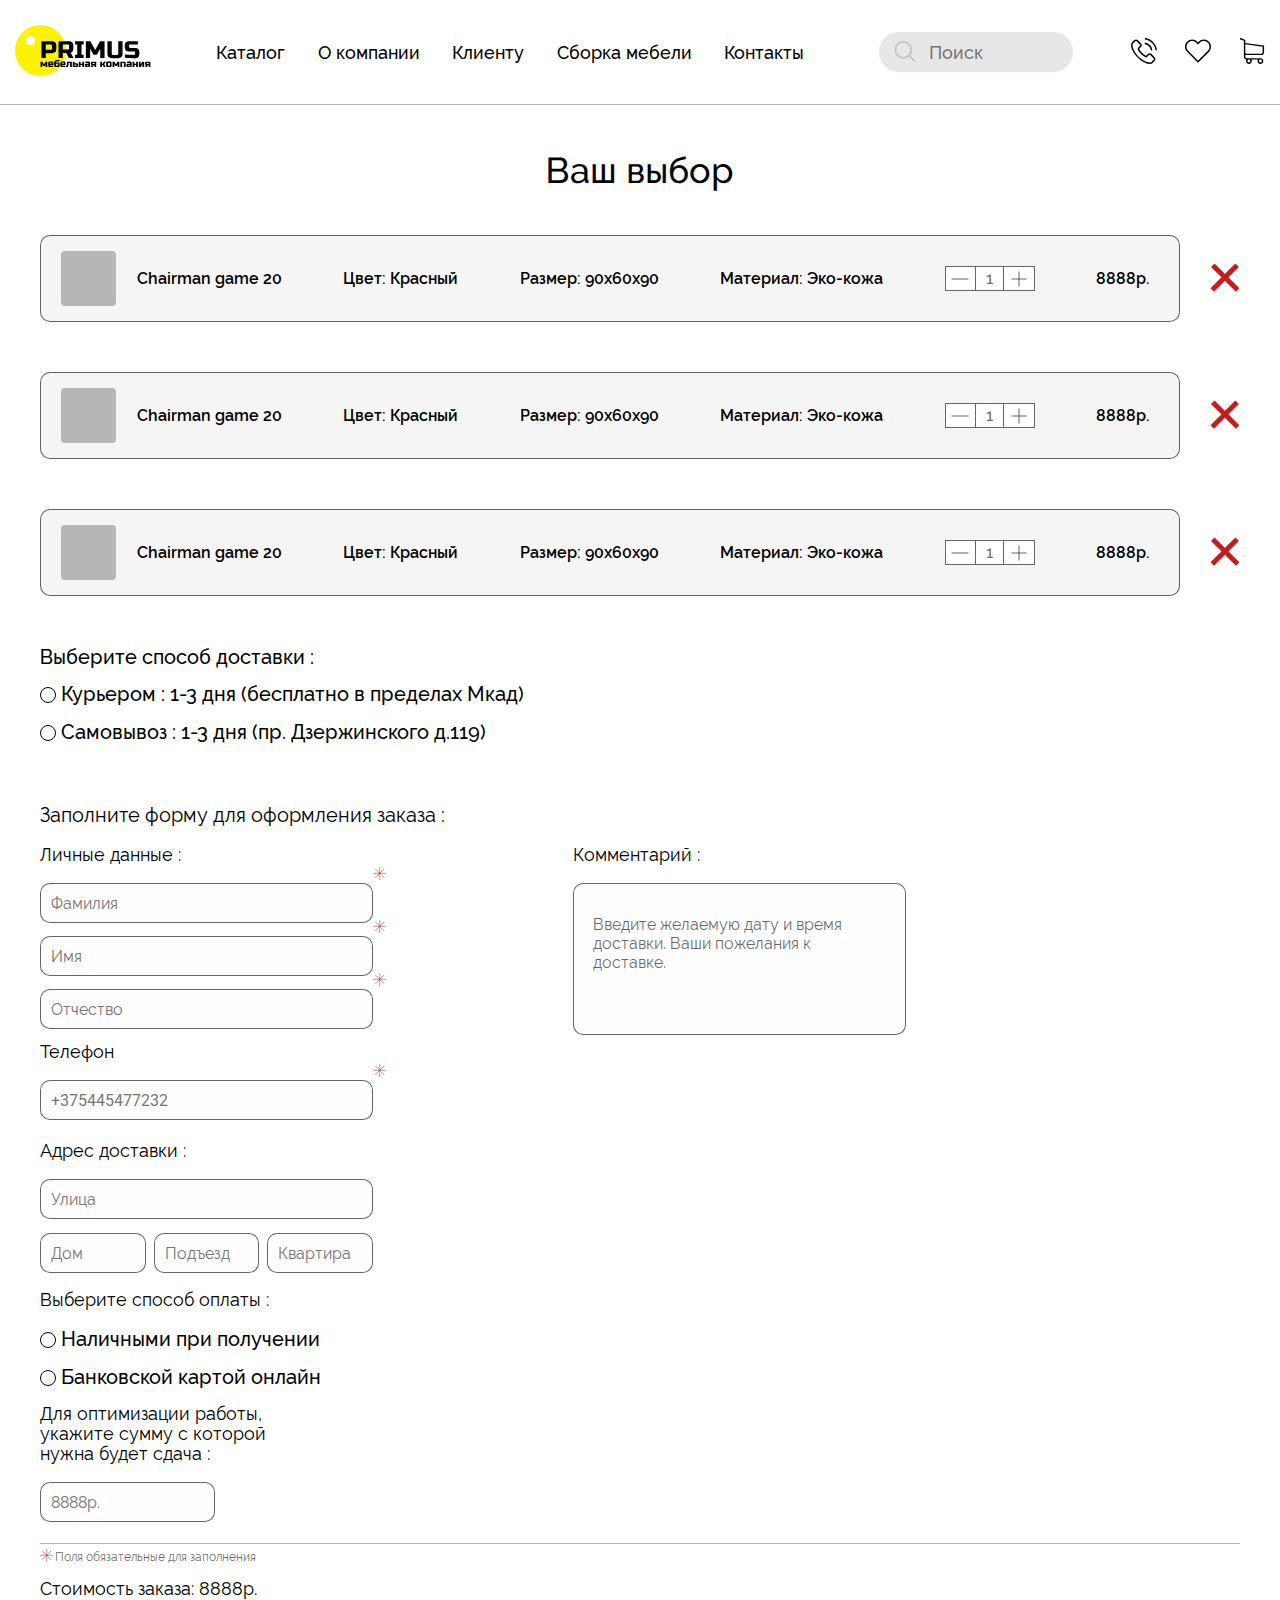
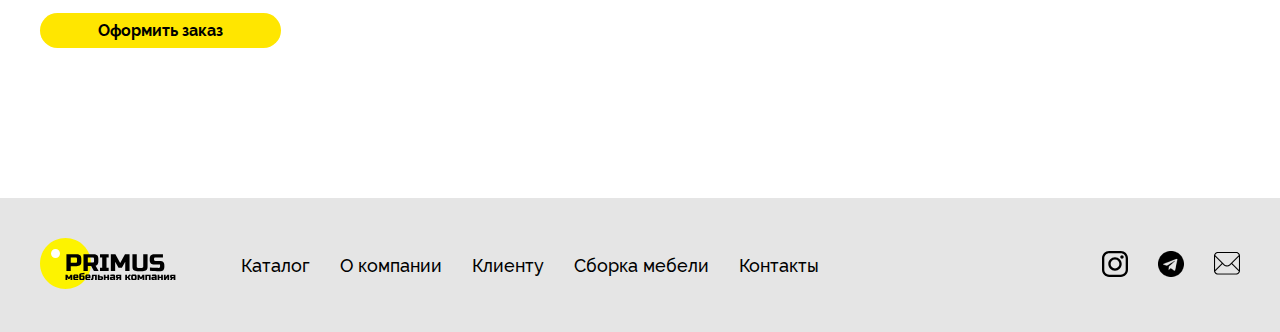
<file: cart.html>
﻿<!DOCTYPE html>
<html lang="ru">

<head>
	<meta charset="UTF-8">
	<title>Primus</title>
	<meta name="viewport" content="width=device-width, initial-scale=1">
	<link href="https://fonts.googleapis.com/css2?family=Roboto:wght@100;200;300;400;500;600;700;800;900&display=swap"
		rel="stylesheet">
	<link rel="stylesheet" href="fonts/raleway/stylesheet.css">
	<link rel="icon" href="favicon.ico" type="image/x-icon">
	<link rel="stylesheet" href="css/styles.css">
</head>

<body>
	<div class="big_wrapper">
		<header class="header _not_main">
			<div class="wrapper">
				<div class="logo"><a href="#"><img src="img/logo.svg" alt=""></a></div>
				<div class="menu">
					<div class="menu_item _dropped">
						<a href="#" class="drop_title">Каталог</a>
						<div class="drop_body">
							<div class="drop_link"><a href="#">Стулья для дома</a></div>
							<div class="drop_link"><a href="#">Стулья для офиса</a></div>
							<div class="drop_link"><a href="#">Игровые стулья</a></div>

							<div class="drop_link"><a href="#">Стулья для руководителей</a></div>
							<div class="drop_link"><a href="#">Стулья из натуральной кожи</a></div>
							<div class="drop_link"><a href="#">Столы</a></div>
							<div class="drop_link"><a href="#">Аксессуары</a></div>
							<div class="drop_link"><a href="#">Диваны</a></div>
						</div>
					</div>
					<div class="menu_item"><a href="#">О компании</a></div>
					<div class="menu_item"><a href="#">Клиенту</a></div>
					<div class="menu_item"><a href="#">Сборка мебели</a></div>
					<div class="menu_item"><a href="#">Контакты</a></div>
				</div>
				<div class="search_and_cont">
					<form action="#" class="search">
						<button type="submit" class="loop">
							<svg width="22" height="22" viewBox="0 0 22 22" fill="none"
								xmlns="http://www.w3.org/2000/svg">
								<path
									d="M21.2695 20.0277L16.1477 14.9059C17.398 13.3805 18.1457 11.434 18.1457 9.30703C18.1457 4.43008 14.1883 0.472656 9.31133 0.472656C4.43008 0.472656 0.472656 4.43008 0.472656 9.31133C0.472656 14.1926 4.43008 18.15 9.31133 18.15C11.434 18.15 13.3848 17.4023 14.9102 16.152L20.0277 21.2695C20.3715 21.6133 20.9258 21.6133 21.2695 21.2695C21.6133 20.9258 21.6133 20.3715 21.2695 20.0277ZM2.22578 9.31133C2.22578 5.40117 5.39688 2.23008 9.30703 2.23008C13.2172 2.23008 16.3883 5.40117 16.3883 9.31133C16.3883 13.2215 13.2172 16.3926 9.30703 16.3926C5.39688 16.3926 2.22578 13.2215 2.22578 9.31133Z"
									fill="#C4C4C4" />
							</svg>
						</button>
						<div class="input_item">
							<input type="text" class="input" id="input" placeholder="Поиск">
						</div>
					</form>
					<div class="user_contrls">
						<div class="cntrl mobile">
							<svg width="26" height="26" viewBox="0 0 26 26" fill="none"
								xmlns="http://www.w3.org/2000/svg">
								<path
									d="M20.5482 16.1061C20.0159 15.5519 19.3739 15.2555 18.6934 15.2555C18.0185 15.2555 17.371 15.5464 16.8167 16.1006L15.0827 17.8292C14.94 17.7523 14.7973 17.681 14.6601 17.6097C14.4626 17.5109 14.276 17.4176 14.1169 17.3188C12.4926 16.2872 11.0165 14.9427 9.60069 13.2032C8.91475 12.3362 8.4538 11.6064 8.11907 10.8655C8.56904 10.454 8.98609 10.026 9.39216 9.6144C9.54581 9.46075 9.69946 9.30161 9.85311 9.14796C11.0055 7.99559 11.0055 6.503 9.85311 5.35063L8.35503 3.85255C8.18492 3.68244 8.00932 3.50684 7.84469 3.33124C7.51545 2.99101 7.16973 2.63981 6.81305 2.31057C6.28076 1.78377 5.64422 1.50391 4.97474 1.50391C4.30527 1.50391 3.65775 1.78377 3.109 2.31057C3.10351 2.31605 3.10351 2.31605 3.09803 2.32154L1.23228 4.20375C0.529887 4.90614 0.129301 5.76219 0.0415011 6.75542C-0.0901984 8.35777 0.381725 9.85036 0.743898 10.8271C1.63287 13.2252 2.96084 15.4476 4.94182 17.8292C7.34533 20.6991 10.2372 22.9654 13.5407 24.5623C14.8028 25.1604 16.4875 25.8683 18.3697 25.989C18.4849 25.9945 18.6056 26 18.7154 26C19.983 26 21.0476 25.5445 21.8817 24.6391C21.8872 24.6281 21.8981 24.6227 21.9036 24.6117C22.189 24.266 22.5182 23.9532 22.8639 23.6184C23.0999 23.3935 23.3413 23.1575 23.5773 22.9106C24.1206 22.3453 24.4059 21.6869 24.4059 21.0119C24.4059 20.3314 24.1151 19.6784 23.5608 19.1297L20.5482 16.1061ZM22.5127 21.8844C22.5072 21.8844 22.5072 21.8899 22.5127 21.8844C22.2987 22.1149 22.0792 22.3234 21.8433 22.5539C21.4866 22.8941 21.1244 23.2508 20.7842 23.6514C20.2299 24.244 19.5769 24.5239 18.7209 24.5239C18.6386 24.5239 18.5508 24.5239 18.4685 24.5184C16.8387 24.4141 15.3241 23.7776 14.1882 23.2343C11.0823 21.7308 8.35503 19.5961 6.0887 16.8908C4.21747 14.6354 2.96633 12.5502 2.13772 10.3113C1.62738 8.94493 1.44081 7.88036 1.52312 6.87615C1.57799 6.23411 1.82493 5.70183 2.28039 5.24637L4.15162 3.37514C4.42051 3.12271 4.70586 2.98553 4.98572 2.98553C5.33143 2.98553 5.61129 3.19405 5.78689 3.36965C5.79238 3.37514 5.79787 3.38062 5.80335 3.38611C6.13809 3.6989 6.45636 4.02266 6.7911 4.36837C6.96121 4.54397 7.13681 4.71957 7.31241 4.90066L8.81049 6.39874C9.39216 6.98041 9.39216 7.51818 8.81049 8.09986C8.65135 8.25899 8.4977 8.41813 8.33857 8.57178C7.87762 9.0437 7.43862 9.4827 6.96121 9.91072C6.95024 9.9217 6.93926 9.92719 6.93377 9.93816C6.46185 10.4101 6.54965 10.871 6.64842 11.1838C6.65391 11.2003 6.6594 11.2167 6.66489 11.2332C7.0545 12.1771 7.60325 13.066 8.43734 14.1251L8.44283 14.1306C9.95737 15.9963 11.5542 17.4505 13.3157 18.5645C13.5407 18.7071 13.7712 18.8224 13.9907 18.9321C14.1882 19.0309 14.3748 19.1242 14.5339 19.223C14.5559 19.2339 14.5778 19.2504 14.5998 19.2614C14.7864 19.3547 14.962 19.3986 15.143 19.3986C15.5985 19.3986 15.8839 19.1132 15.9771 19.0199L17.8539 17.1432C18.0404 16.9566 18.3368 16.7317 18.6825 16.7317C19.0227 16.7317 19.3025 16.9457 19.4727 17.1322C19.4781 17.1377 19.4781 17.1377 19.4836 17.1432L22.5072 20.1668C23.0724 20.7265 23.0724 21.3027 22.5127 21.8844Z"
									fill="black" />
								<path
									d="M14.051 6.1848C15.4887 6.42625 16.7948 7.10669 17.8374 8.14931C18.88 9.19193 19.555 10.498 19.8019 11.9357C19.8623 12.2978 20.175 12.5503 20.5317 12.5503C20.5756 12.5503 20.614 12.5448 20.6579 12.5393C21.064 12.4734 21.3329 12.0893 21.2671 11.6832C20.9707 9.94372 20.1476 8.35784 18.891 7.10121C17.6344 5.84457 16.0485 5.02145 14.3089 4.72513C13.9029 4.65928 13.5242 4.92816 13.4529 5.32875C13.3816 5.72934 13.645 6.11895 14.051 6.1848Z"
									fill="black" />
								<path
									d="M25.9698 11.4694C25.4815 8.60493 24.1315 5.99838 22.0573 3.92411C19.983 1.84984 17.3765 0.499924 14.512 0.0115382C14.1114 -0.059799 13.7328 0.214575 13.6614 0.615161C13.5956 1.02123 13.8645 1.39987 14.2705 1.47121C16.8277 1.90472 19.1599 3.11745 21.0147 4.96673C22.8694 6.8215 24.0767 9.15368 24.5102 11.7108C24.5705 12.073 24.8833 12.3254 25.24 12.3254C25.2839 12.3254 25.3223 12.32 25.3662 12.3145C25.7668 12.2541 26.0412 11.87 25.9698 11.4694Z"
									fill="black" />
							</svg>
						</div>
						<div class="cntrl heart">
							<svg width="26" height="24" viewBox="0 0 26 24" fill="none"
								xmlns="http://www.w3.org/2000/svg">
								<path
									d="M23.9003 2.69303C22.5389 1.33157 20.7365 0.587459 18.8128 0.587459C16.8891 0.587459 15.0812 1.33709 13.7197 2.69854L13.0087 3.40959L12.2866 2.68752C10.9252 1.32606 9.11174 0.570923 7.18806 0.570923C5.2699 0.570923 3.46197 1.32055 2.10603 2.67649C0.744573 4.03795 -0.00505454 5.84587 0.000457428 7.76955C0.000457428 9.69323 0.755597 11.4956 2.11705 12.8571L12.4685 23.2086C12.6118 23.3519 12.8048 23.429 12.9922 23.429C13.1796 23.429 13.3725 23.3574 13.5158 23.2141L23.8893 12.8791C25.2508 11.5177 26.0004 9.70976 26.0004 7.78609C26.0059 5.86241 25.2618 4.05449 23.9003 2.69303ZM22.842 11.8264L12.9922 21.6377L3.16433 11.8098C2.08398 10.7295 1.48869 9.29637 1.48869 7.76955C1.48869 6.24274 2.07847 4.80963 3.15881 3.73479C4.23365 2.65996 5.66676 2.06467 7.18806 2.06467C8.71488 2.06467 10.1535 2.65996 11.2338 3.7403L12.4795 4.98601C12.7717 5.27814 13.2402 5.27814 13.5323 4.98601L14.767 3.75133C15.8474 2.67098 17.286 2.07569 18.8073 2.07569C20.3286 2.07569 21.7617 2.67098 22.842 3.74582C23.9224 4.82616 24.5122 6.25927 24.5122 7.78609C24.5177 9.3129 23.9224 10.746 22.842 11.8264Z"
									fill="black" />
							</svg>
						</div>
						<div class="cntrl user">
							<svg width="26" height="26" viewBox="0 0 26 26" fill="none"
								xmlns="http://www.w3.org/2000/svg">
								<g clip-path="url(#clip0)">
									<path
										d="M7.80528 17.1193H22.1313C23.7557 17.1193 25.0809 15.7941 25.0809 14.1696V8.14213C25.0809 8.13679 25.0809 8.1261 25.0809 8.12075C25.0809 8.10472 25.0809 8.09404 25.0809 8.07801C25.0809 8.06732 25.0809 8.05663 25.0756 8.04595C25.0756 8.03526 25.0702 8.01923 25.0702 8.00854C25.0702 7.99785 25.0649 7.98717 25.0649 7.97648C25.0596 7.96579 25.0596 7.9551 25.0542 7.93907C25.0489 7.92839 25.0489 7.9177 25.0435 7.90701C25.0382 7.89633 25.0382 7.88564 25.0328 7.87495C25.0275 7.86426 25.0222 7.85358 25.0168 7.83755C25.0115 7.82686 25.0061 7.81617 25.0008 7.81083C24.9954 7.80014 24.9901 7.78945 24.9847 7.77877C24.9794 7.76808 24.9741 7.76274 24.9687 7.75205C24.9634 7.74136 24.9527 7.73068 24.9473 7.71999C24.942 7.7093 24.9367 7.70396 24.926 7.69327C24.9206 7.68258 24.9099 7.67724 24.9046 7.66655C24.8993 7.65587 24.8886 7.65052 24.8832 7.63984C24.8779 7.62915 24.8672 7.62381 24.8618 7.61846C24.8512 7.60777 24.8458 7.60243 24.8351 7.59174C24.8244 7.5864 24.8191 7.57571 24.8084 7.57037C24.7977 7.56503 24.787 7.55434 24.7763 7.549C24.7657 7.54365 24.7603 7.53831 24.7496 7.53296C24.7389 7.52762 24.7283 7.52228 24.7176 7.51159C24.7069 7.50625 24.6962 7.5009 24.6855 7.49556C24.6748 7.49022 24.6641 7.48487 24.6534 7.47953C24.6428 7.47419 24.6321 7.46884 24.6214 7.4635C24.6107 7.45816 24.6 7.45816 24.5893 7.45281C24.5786 7.44747 24.5626 7.44212 24.5519 7.44212C24.5412 7.44212 24.5305 7.43678 24.5252 7.43678C24.5092 7.43144 24.4985 7.43144 24.4825 7.43144C24.4771 7.43144 24.4718 7.42609 24.4611 7.42609L6.30374 4.91997V2.38714C6.30374 2.36042 6.30374 2.3337 6.2984 2.31233C6.2984 2.30698 6.2984 2.30164 6.29306 2.29095C6.29306 2.27492 6.28771 2.25889 6.28771 2.24286C6.28237 2.22683 6.28237 2.21614 6.27703 2.20011C6.27703 2.18943 6.27168 2.18408 6.27168 2.17339C6.26634 2.15736 6.26099 2.14133 6.25565 2.1253C6.25565 2.11996 6.25031 2.10927 6.25031 2.10393C6.24496 2.0879 6.23962 2.07721 6.22893 2.06118C6.22359 2.05584 6.22359 2.04515 6.21825 2.03981C6.2129 2.02912 6.20756 2.01843 6.19687 2.00775C6.19153 1.99706 6.18619 1.99171 6.18084 1.98103C6.1755 1.97034 6.17016 1.965 6.16481 1.95431C6.15947 1.94362 6.14878 1.93294 6.14344 1.92225C6.13809 1.9169 6.13275 1.91156 6.12741 1.90622C6.11672 1.89553 6.10603 1.88484 6.09535 1.87416C6.09 1.86881 6.08466 1.86347 6.07931 1.85813C6.06863 1.84744 6.05794 1.83675 6.04191 1.82606C6.03657 1.82072 6.02588 1.81538 6.02054 1.81003C6.00985 1.79935 5.99916 1.794 5.98847 1.78332C5.97244 1.77263 5.95641 1.76194 5.94573 1.7566C5.94038 1.75126 5.93504 1.75126 5.9297 1.74591C5.90832 1.73522 5.8816 1.72454 5.86023 1.71385L1.92204 0.0573532C1.55334 -0.0976094 1.1312 0.0733838 0.976237 0.442088C0.821275 0.810792 0.992268 1.23293 1.36097 1.38789L4.85564 2.86271V6.13296V6.65128V10.6269V14.1803V18.6689C4.85564 20.1651 5.97779 21.4048 7.42589 21.5918C7.16405 22.03 7.00909 22.543 7.00909 23.088C7.00909 24.6964 8.31826 26.0002 9.92132 26.0002C11.5244 26.0002 12.8335 24.6911 12.8335 23.088C12.8335 22.5537 12.6893 22.046 12.4328 21.6185H18.9198C18.6633 22.0514 18.5191 22.5537 18.5191 23.088C18.5191 24.6964 19.8282 26.0002 21.4313 26.0002C23.0344 26.0002 24.3435 24.6911 24.3435 23.088C24.3435 21.4849 23.0344 20.1758 21.4313 20.1758H7.80528C6.97168 20.1758 6.2984 19.4971 6.2984 18.6689V16.7132C6.73657 16.9697 7.25489 17.1193 7.80528 17.1193ZM11.3961 23.0827C11.3961 23.8949 10.7335 24.5521 9.92666 24.5521C9.11979 24.5521 8.45719 23.8895 8.45719 23.0827C8.45719 22.2758 9.11979 21.6132 9.92666 21.6132C10.7335 21.6132 11.3961 22.2704 11.3961 23.0827ZM22.9061 23.0827C22.9061 23.8949 22.2435 24.5521 21.4366 24.5521C20.6298 24.5521 19.9672 23.8895 19.9672 23.0827C19.9672 22.2758 20.6298 21.6132 21.4366 21.6132C22.2435 21.6132 22.9061 22.2704 22.9061 23.0827ZM22.1313 15.6765H7.80528C6.97168 15.6765 6.2984 14.9979 6.2984 14.1696V10.6162V6.64059V6.37342L23.6382 8.76198V14.1643C23.6382 15.0032 22.9595 15.6765 22.1313 15.6765Z"
										fill="black" />
								</g>
								<defs>
									<clipPath id="clip0">
										<rect width="26" height="26" fill="white" />
									</clipPath>
								</defs>
							</svg>
						</div>
					</div>
					<div class="burger">
						<div class="burger_bef"></div>
						<div class="burger_mid"></div>
						<div class="burger_after"></div>
					</div>
				</div>

			</div>
		</header>
		<main class="main">
			<div class="your_choice">
				<div class="page_title">Ваш выбор</div>
				<div class="good_list">
					<div class="wrapper">
						<div class="good_item">
							<div class="non_cross">
								<a href="#" class="img_n_name">
									<div class="img"></div>
									<div class="name">Chairman game 20</div>
								</a>
								<div class="color">Цвет: Красный</div>
								<div class="size">Размер: 90х60х90</div>
								<div class="material">Материал: Эко-кожа</div>
								<div class="number">
									<div class="minus"></div>
									<div class="current">1</div>
									<div class="plus"></div>
								</div>
								<div class="price">8888p.</div>
							</div>
							<div class="cross">
								<svg width="30" height="29" viewBox="0 0 30 29" fill="none"
									xmlns="http://www.w3.org/2000/svg">
									<line x1="2.23223" y1="27.106" x2="27.106" y2="2.23225" stroke="#C51D1D"
										stroke-width="5" />
									<line x1="2.76777" y1="2.23223" x2="27.6415" y2="27.106" stroke="#C51D1D"
										stroke-width="5" />
								</svg>
							</div>
						</div>
						<div class="good_item">
							<div class="non_cross">
								<a href="#" class="img_n_name">
									<div class="img"></div>
									<div class="name">Chairman game 20</div>
								</a>
								<div class="color">Цвет: Красный</div>
								<div class="size">Размер: 90х60х90</div>
								<div class="material">Материал: Эко-кожа</div>
								<div class="number">
									<div class="minus"></div>
									<div class="current">1</div>
									<div class="plus"></div>
								</div>
								<div class="price">8888p.</div>
							</div>
							<div class="cross">
								<svg width="30" height="29" viewBox="0 0 30 29" fill="none"
									xmlns="http://www.w3.org/2000/svg">
									<line x1="2.23223" y1="27.106" x2="27.106" y2="2.23225" stroke="#C51D1D"
										stroke-width="5" />
									<line x1="2.76777" y1="2.23223" x2="27.6415" y2="27.106" stroke="#C51D1D"
										stroke-width="5" />
								</svg>
							</div>
						</div>
						<div class="good_item">
							<div class="non_cross">
								<a href="#" class="img_n_name">
									<div class="img"></div>
									<div class="name">Chairman game 20</div>
								</a>
								<div class="color">Цвет: Красный</div>
								<div class="size">Размер: 90х60х90</div>
								<div class="material">Материал: Эко-кожа</div>
								<div class="number">
									<div class="minus"></div>
									<div class="current">1</div>
									<div class="plus"></div>
								</div>
								<div class="price">8888p.</div>
							</div>
							<div class="cross">
								<svg width="30" height="29" viewBox="0 0 30 29" fill="none"
									xmlns="http://www.w3.org/2000/svg">
									<line x1="2.23223" y1="27.106" x2="27.106" y2="2.23225" stroke="#C51D1D"
										stroke-width="5" />
									<line x1="2.76777" y1="2.23223" x2="27.6415" y2="27.106" stroke="#C51D1D"
										stroke-width="5" />
								</svg>
							</div>
						</div>
					</div>
				</div>
				<form action="#" class="big_form">
					<div class="wrapper">
						<div class="delivery">
							<div class="choose_title">Выберите способ доставки :</div>
							<div class="choose_item">
								<div class="icon"></div>
								<div class="text">Курьером : 1-3 дня (бесплатно в пределах Мкад)</div>
							</div>
							<div class="choose_item">
								<div class="icon"></div>
								<div class="text">Самовывоз : 1-3 дня (пр. Дзержинского д.119)</div>
							</div>
						</div>
						<div class="form_title">Заполните форму для оформления заказа :</div>
						<div class="first_block">
							<div class="left_part">
								<div class="part_title">Личные данные :</div>
								<div class="input_item">
									<div class="input _req">
										<input type="text" placeholder="Фамилия" required>
									</div>
									<div class="star">
										<svg width="13" height="13" viewBox="0 0 13 13" fill="none"
											xmlns="http://www.w3.org/2000/svg">
											<line x1="6.75" x2="6.75" y2="13" stroke="#AD1818" stroke-width="0.5" />
											<line y1="6.25" x2="13" y2="6.25" stroke="#AD1818" stroke-width="0.5" />
											<line x1="2.03657" y1="10.9194" x2="11.229" y2="1.72703" stroke="#AD1818"
												stroke-width="0.5" />
											<line x1="2.08059" y1="1.72703" x2="11.273" y2="10.9194" stroke="#AD1818"
												stroke-width="0.5" />
										</svg>
									</div>
								</div>
								<div class="input_item">
									<div class="input _req">
										<input type="text" placeholder="Имя" required>
									</div>
									<div class="star">
										<svg width="13" height="13" viewBox="0 0 13 13" fill="none"
											xmlns="http://www.w3.org/2000/svg">
											<line x1="6.75" x2="6.75" y2="13" stroke="#AD1818" stroke-width="0.5" />
											<line y1="6.25" x2="13" y2="6.25" stroke="#AD1818" stroke-width="0.5" />
											<line x1="2.03657" y1="10.9194" x2="11.229" y2="1.72703" stroke="#AD1818"
												stroke-width="0.5" />
											<line x1="2.08059" y1="1.72703" x2="11.273" y2="10.9194" stroke="#AD1818"
												stroke-width="0.5" />
										</svg>
									</div>
								</div>
								<div class="input_item">
									<div class="input _req">
										<input type="text" placeholder="Отчество" required>
									</div>
									<div class="star">
										<svg width="13" height="13" viewBox="0 0 13 13" fill="none"
											xmlns="http://www.w3.org/2000/svg">
											<line x1="6.75" x2="6.75" y2="13" stroke="#AD1818" stroke-width="0.5" />
											<line y1="6.25" x2="13" y2="6.25" stroke="#AD1818" stroke-width="0.5" />
											<line x1="2.03657" y1="10.9194" x2="11.229" y2="1.72703" stroke="#AD1818"
												stroke-width="0.5" />
											<line x1="2.08059" y1="1.72703" x2="11.273" y2="10.9194" stroke="#AD1818"
												stroke-width="0.5" />
										</svg>
									</div>
								</div>
							</div>
							<div class="right_part">
								<div class="part_title">Комментарий :</div>
								<textarea>
									Введите желаемую дату и время доставки. Ваши пожелания к доставке.
								</textarea>
							</div>
						</div>
						<div class="other_form">
							<div class="part_title">Телефон</div>
							<div class="input_item ">
								<div class="input _req _tel">
									<input type="text" placeholder="+375445477232" required>
								</div>
								<div class="star">
									<svg width="13" height="13" viewBox="0 0 13 13" fill="none"
										xmlns="http://www.w3.org/2000/svg">
										<line x1="6.75" x2="6.75" y2="13" stroke="#AD1818" stroke-width="0.5" />
										<line y1="6.25" x2="13" y2="6.25" stroke="#AD1818" stroke-width="0.5" />
										<line x1="2.03657" y1="10.9194" x2="11.229" y2="1.72703" stroke="#AD1818"
											stroke-width="0.5" />
										<line x1="2.08059" y1="1.72703" x2="11.273" y2="10.9194" stroke="#AD1818"
											stroke-width="0.5" />
									</svg>
								</div>
							</div>
							<div class="part_title">Адрес доставки :</div>
							<div class="input_item">
								<div class="input _req">
									<input type="text" placeholder="Улица">
								</div>

							</div>
							<div class="input_item_2">
								<div class="input_item">
									<div class="input _req _groupe">
										<input type="text" placeholder="Дом">
									</div>

								</div>
								<div class="input_item">
									<div class="input _req _groupe">
										<input type="text" placeholder="Подъезд">
									</div>

								</div>
								<div class="input_item">
									<div class="input _req _groupe">
										<input type="text" placeholder="Квартира">
									</div>

								</div>
							</div>
							<div class="how_to_pay">
								<div class="part_title">Выберите способ оплаты :</div>
								<div class="choose_item">
									<div class="icon"></div>
									<div class="text">Наличными при получении</div>
								</div>
								<div class="choose_item">
									<div class="icon"></div>
									<div class="text">Банковской картой онлайн</div>
								</div>
							</div>
							<div class="desc">Для оптимизации работы, укажите сумму с которой нужна будет сдача :</div>
							<div class="input_item _price">
								<div class="input">
									<input type="text" placeholder="8888р.">
								</div>
							</div>
						</div>
						<div class="form_footer">
							<div class="line"></div>
							<div class="req">
								<div class="text">Поля обязательные для заполнения</div>
								<div class="star">
									<svg width="13" height="13" viewBox="0 0 13 13" fill="none"
										xmlns="http://www.w3.org/2000/svg">
										<line x1="6.75" x2="6.75" y2="13" stroke="#AD1818" stroke-width="0.5" />
										<line y1="6.25" x2="13" y2="6.25" stroke="#AD1818" stroke-width="0.5" />
										<line x1="2.03657" y1="10.9194" x2="11.229" y2="1.72703" stroke="#AD1818"
											stroke-width="0.5" />
										<line x1="2.08059" y1="1.72703" x2="11.273" y2="10.9194" stroke="#AD1818"
											stroke-width="0.5" />
									</svg>
								</div>
							</div>
							<div class="sum">Стоимость заказа: 8888p.</div>
							<button class="submit" type="submit">Оформить заказ</button>
						</div>
					</div>
				</form>
			</div>
		</main>
		<footer class="footer">
			<div class="wrapper">
				<div class="logo"><img src="img/logo.svg" alt=""></div>
				<div class="menu">
					<div class="menu_item _dropped"><a href="#">Каталог</a></div>
					<div class="menu_item"><a href="#">О компании</a></div>
					<div class="menu_item"><a href="#">Клиенту</a></div>
					<div class="menu_item"><a href="#">Сборка мебели</a></div>
					<div class="menu_item"><a href="#">Контакты</a></div>
				</div>
				<div class="socials">
					<a href="#" class="social">
						<svg width="26" height="26" viewBox="0 0 26 26" fill="none" xmlns="http://www.w3.org/2000/svg">
							<path
								d="M18.8247 0H7.17486C3.21865 0 0 3.2188 0 7.17502V18.8248C0 22.7812 3.21865 25.9998 7.17486 25.9998H18.8247C22.7812 25.9998 25.9998 22.781 25.9998 18.8248V7.17502C26 3.2188 22.7812 0 18.8247 0ZM23.6932 18.8248C23.6932 21.5092 21.5092 23.693 18.8248 23.693H7.17486C4.49063 23.6932 2.30683 21.5092 2.30683 18.8248V7.17502C2.30683 4.49079 4.49063 2.30683 7.17486 2.30683H18.8247C21.5091 2.30683 23.693 4.49079 23.693 7.17502V18.8248H23.6932Z"
								fill="black" />
							<path
								d="M12.9999 6.30078C9.30576 6.30078 6.30042 9.30612 6.30042 13.0003C6.30042 16.6943 9.30576 19.6995 12.9999 19.6995C16.6941 19.6995 19.6994 16.6943 19.6994 13.0003C19.6994 9.30612 16.6941 6.30078 12.9999 6.30078ZM12.9999 17.3925C10.5779 17.3925 8.60725 15.4221 8.60725 13.0001C8.60725 10.578 10.5777 8.60746 12.9999 8.60746C15.4221 8.60746 17.3926 10.578 17.3926 13.0001C17.3926 15.4221 15.4219 17.3925 12.9999 17.3925Z"
								fill="black" />
							<path
								d="M19.9804 4.34473C19.536 4.34473 19.0993 4.52466 18.7855 4.83993C18.47 5.15366 18.2887 5.59042 18.2887 6.0364C18.2887 6.48101 18.4702 6.91761 18.7855 7.23288C19.0992 7.54661 19.536 7.72808 19.9804 7.72808C20.4264 7.72808 20.8616 7.54661 21.1769 7.23288C21.4921 6.91761 21.6721 6.48085 21.6721 6.0364C21.6721 5.59042 21.4921 5.15366 21.1769 4.83993C20.8631 4.52466 20.4264 4.34473 19.9804 4.34473Z"
								fill="black" />
						</svg>
					</a>
					<a href="#" class="social">
						<img src="img/telegramm.png" alt="">
					</a>
					<a href="#" class="social">
						<img src="img/mail.png" alt="">
					</a>
				</div>
			</div>
		</footer>
	</div>
	<script src="scripts/jquery-3.5.1.min.js"></script>
	<script src="scripts/slick.min.js"></script>
	<script src="scripts/scripts.js"></script>
</body>

</html>
</file>
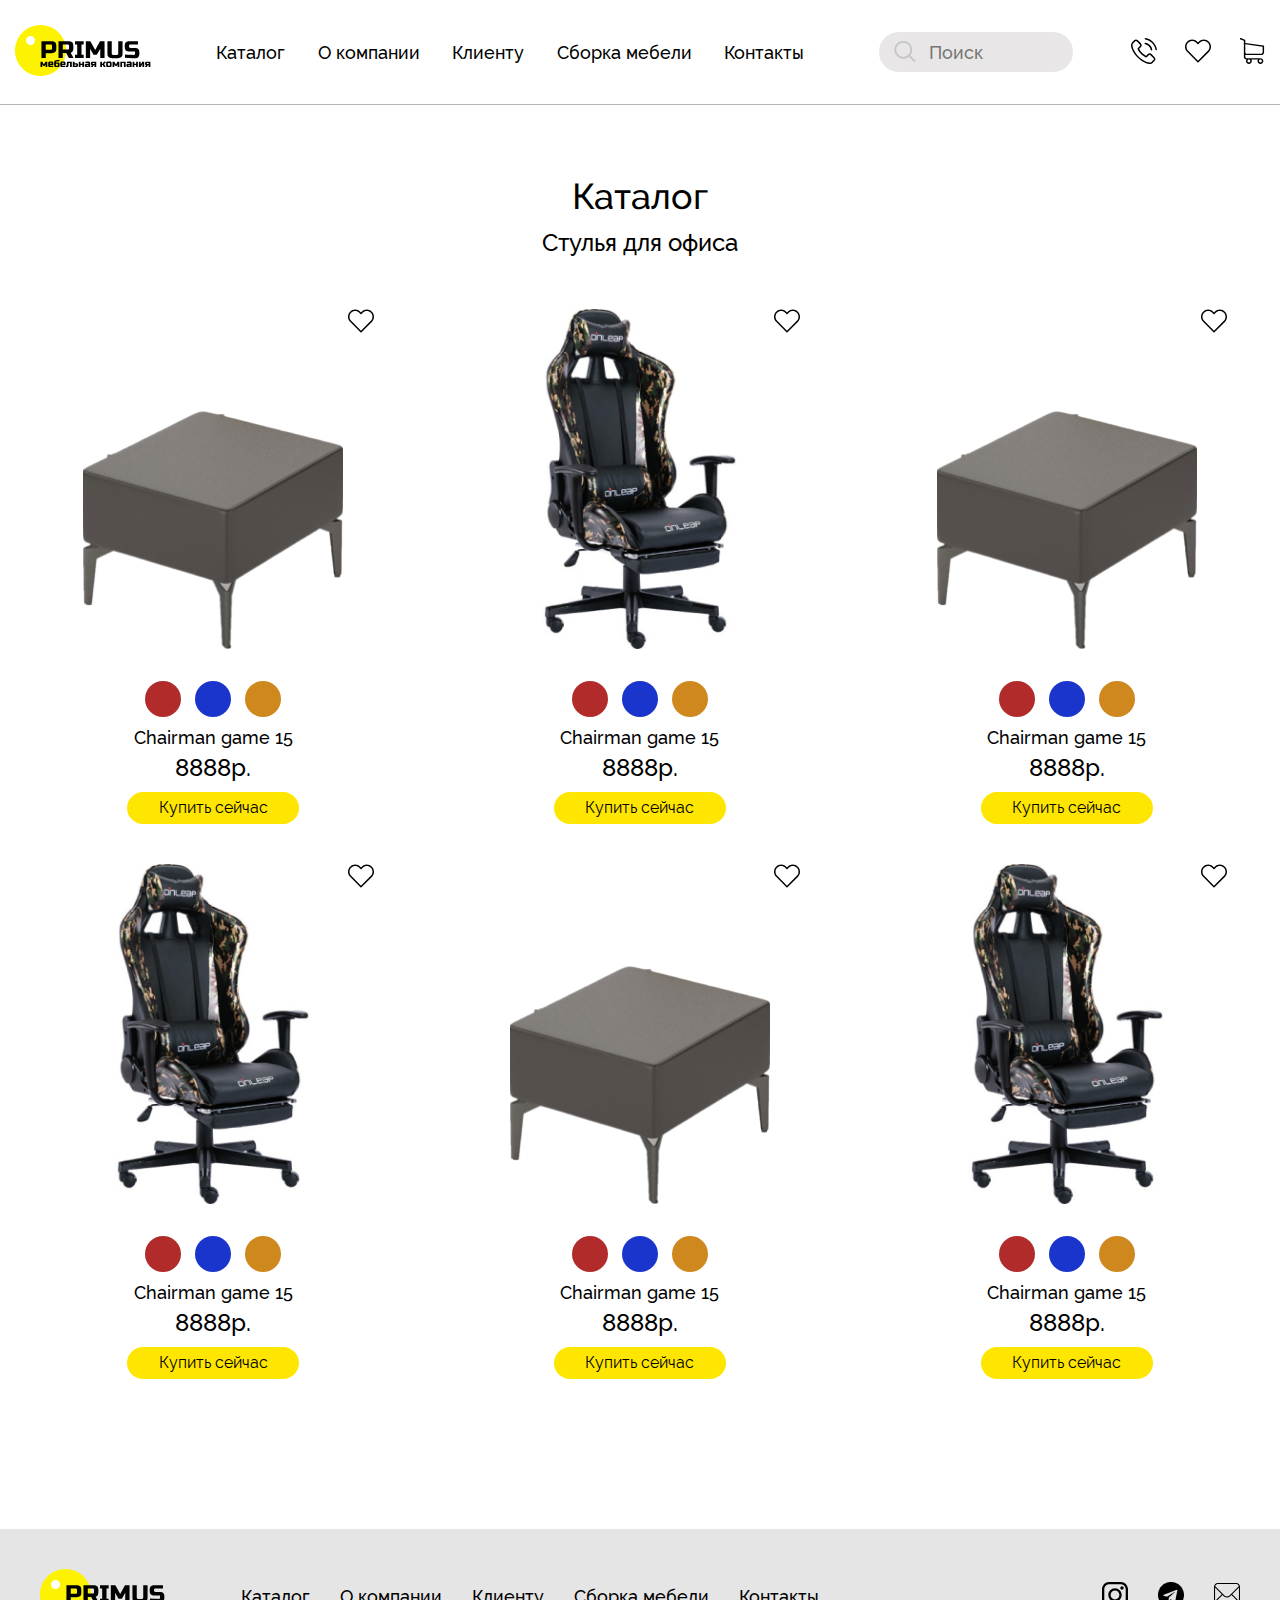
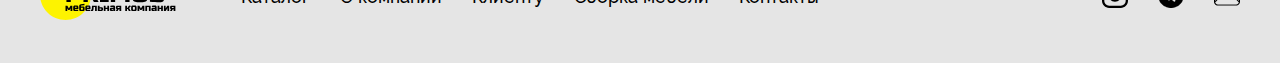
<file: catalog.html>
﻿<!DOCTYPE html>
<html lang="ru">

<head>
	<meta charset="UTF-8">
	<title>Primus</title>
	<meta name="viewport" content="width=device-width, initial-scale=1">
	<link rel="stylesheet" href="fonts/raleway/stylesheet.css">
	<link rel="icon" href="favicon.ico" type="image/x-icon">
	<link rel="stylesheet" href="css/styles.css">
</head>

<body>
	<div class="big_wrapper">
		<header class="header _not_main">
			<div class="wrapper">
				<div class="logo"><a href="#"><img src="img/logo.svg" alt=""></a></div>
				<div class="menu">
					<div class="menu_item _dropped">
						<a href="#" class="drop_title">Каталог</a>
						<div class="drop_body">
							<div class="drop_link"><a href="#">Стулья для дома</a></div>
							<div class="drop_link"><a href="#">Стулья для офиса</a></div>
							<div class="drop_link"><a href="#">Игровые стулья</a></div>

							<div class="drop_link"><a href="#">Стулья для руководителей</a></div>
							<div class="drop_link"><a href="#">Стулья из натуральной кожи</a></div>
							<div class="drop_link"><a href="#">Столы</a></div>
							<div class="drop_link"><a href="#">Аксессуары</a></div>
							<div class="drop_link"><a href="#">Диваны</a></div>
						</div>
					</div>
					<div class="menu_item"><a href="#">О компании</a></div>
					<div class="menu_item"><a href="#">Клиенту</a></div>
					<div class="menu_item"><a href="#">Сборка мебели</a></div>
					<div class="menu_item"><a href="#">Контакты</a></div>
				</div>
				<div class="search_and_cont">
					<form action="#" class="search">
						<button type="submit" class="loop">
							<svg width="22" height="22" viewBox="0 0 22 22" fill="none"
								xmlns="http://www.w3.org/2000/svg">
								<path
									d="M21.2695 20.0277L16.1477 14.9059C17.398 13.3805 18.1457 11.434 18.1457 9.30703C18.1457 4.43008 14.1883 0.472656 9.31133 0.472656C4.43008 0.472656 0.472656 4.43008 0.472656 9.31133C0.472656 14.1926 4.43008 18.15 9.31133 18.15C11.434 18.15 13.3848 17.4023 14.9102 16.152L20.0277 21.2695C20.3715 21.6133 20.9258 21.6133 21.2695 21.2695C21.6133 20.9258 21.6133 20.3715 21.2695 20.0277ZM2.22578 9.31133C2.22578 5.40117 5.39688 2.23008 9.30703 2.23008C13.2172 2.23008 16.3883 5.40117 16.3883 9.31133C16.3883 13.2215 13.2172 16.3926 9.30703 16.3926C5.39688 16.3926 2.22578 13.2215 2.22578 9.31133Z"
									fill="#C4C4C4" />
							</svg>
						</button>
						<div class="input_item">
							<input type="text" class="input" id="input" placeholder="Поиск">
						</div>
					</form>
					<div class="user_contrls">
						<div class="cntrl mobile">
							<svg width="26" height="26" viewBox="0 0 26 26" fill="none"
								xmlns="http://www.w3.org/2000/svg">
								<path
									d="M20.5482 16.1061C20.0159 15.5519 19.3739 15.2555 18.6934 15.2555C18.0185 15.2555 17.371 15.5464 16.8167 16.1006L15.0827 17.8292C14.94 17.7523 14.7973 17.681 14.6601 17.6097C14.4626 17.5109 14.276 17.4176 14.1169 17.3188C12.4926 16.2872 11.0165 14.9427 9.60069 13.2032C8.91475 12.3362 8.4538 11.6064 8.11907 10.8655C8.56904 10.454 8.98609 10.026 9.39216 9.6144C9.54581 9.46075 9.69946 9.30161 9.85311 9.14796C11.0055 7.99559 11.0055 6.503 9.85311 5.35063L8.35503 3.85255C8.18492 3.68244 8.00932 3.50684 7.84469 3.33124C7.51545 2.99101 7.16973 2.63981 6.81305 2.31057C6.28076 1.78377 5.64422 1.50391 4.97474 1.50391C4.30527 1.50391 3.65775 1.78377 3.109 2.31057C3.10351 2.31605 3.10351 2.31605 3.09803 2.32154L1.23228 4.20375C0.529887 4.90614 0.129301 5.76219 0.0415011 6.75542C-0.0901984 8.35777 0.381725 9.85036 0.743898 10.8271C1.63287 13.2252 2.96084 15.4476 4.94182 17.8292C7.34533 20.6991 10.2372 22.9654 13.5407 24.5623C14.8028 25.1604 16.4875 25.8683 18.3697 25.989C18.4849 25.9945 18.6056 26 18.7154 26C19.983 26 21.0476 25.5445 21.8817 24.6391C21.8872 24.6281 21.8981 24.6227 21.9036 24.6117C22.189 24.266 22.5182 23.9532 22.8639 23.6184C23.0999 23.3935 23.3413 23.1575 23.5773 22.9106C24.1206 22.3453 24.4059 21.6869 24.4059 21.0119C24.4059 20.3314 24.1151 19.6784 23.5608 19.1297L20.5482 16.1061ZM22.5127 21.8844C22.5072 21.8844 22.5072 21.8899 22.5127 21.8844C22.2987 22.1149 22.0792 22.3234 21.8433 22.5539C21.4866 22.8941 21.1244 23.2508 20.7842 23.6514C20.2299 24.244 19.5769 24.5239 18.7209 24.5239C18.6386 24.5239 18.5508 24.5239 18.4685 24.5184C16.8387 24.4141 15.3241 23.7776 14.1882 23.2343C11.0823 21.7308 8.35503 19.5961 6.0887 16.8908C4.21747 14.6354 2.96633 12.5502 2.13772 10.3113C1.62738 8.94493 1.44081 7.88036 1.52312 6.87615C1.57799 6.23411 1.82493 5.70183 2.28039 5.24637L4.15162 3.37514C4.42051 3.12271 4.70586 2.98553 4.98572 2.98553C5.33143 2.98553 5.61129 3.19405 5.78689 3.36965C5.79238 3.37514 5.79787 3.38062 5.80335 3.38611C6.13809 3.6989 6.45636 4.02266 6.7911 4.36837C6.96121 4.54397 7.13681 4.71957 7.31241 4.90066L8.81049 6.39874C9.39216 6.98041 9.39216 7.51818 8.81049 8.09986C8.65135 8.25899 8.4977 8.41813 8.33857 8.57178C7.87762 9.0437 7.43862 9.4827 6.96121 9.91072C6.95024 9.9217 6.93926 9.92719 6.93377 9.93816C6.46185 10.4101 6.54965 10.871 6.64842 11.1838C6.65391 11.2003 6.6594 11.2167 6.66489 11.2332C7.0545 12.1771 7.60325 13.066 8.43734 14.1251L8.44283 14.1306C9.95737 15.9963 11.5542 17.4505 13.3157 18.5645C13.5407 18.7071 13.7712 18.8224 13.9907 18.9321C14.1882 19.0309 14.3748 19.1242 14.5339 19.223C14.5559 19.2339 14.5778 19.2504 14.5998 19.2614C14.7864 19.3547 14.962 19.3986 15.143 19.3986C15.5985 19.3986 15.8839 19.1132 15.9771 19.0199L17.8539 17.1432C18.0404 16.9566 18.3368 16.7317 18.6825 16.7317C19.0227 16.7317 19.3025 16.9457 19.4727 17.1322C19.4781 17.1377 19.4781 17.1377 19.4836 17.1432L22.5072 20.1668C23.0724 20.7265 23.0724 21.3027 22.5127 21.8844Z"
									fill="black" />
								<path
									d="M14.051 6.1848C15.4887 6.42625 16.7948 7.10669 17.8374 8.14931C18.88 9.19193 19.555 10.498 19.8019 11.9357C19.8623 12.2978 20.175 12.5503 20.5317 12.5503C20.5756 12.5503 20.614 12.5448 20.6579 12.5393C21.064 12.4734 21.3329 12.0893 21.2671 11.6832C20.9707 9.94372 20.1476 8.35784 18.891 7.10121C17.6344 5.84457 16.0485 5.02145 14.3089 4.72513C13.9029 4.65928 13.5242 4.92816 13.4529 5.32875C13.3816 5.72934 13.645 6.11895 14.051 6.1848Z"
									fill="black" />
								<path
									d="M25.9698 11.4694C25.4815 8.60493 24.1315 5.99838 22.0573 3.92411C19.983 1.84984 17.3765 0.499924 14.512 0.0115382C14.1114 -0.059799 13.7328 0.214575 13.6614 0.615161C13.5956 1.02123 13.8645 1.39987 14.2705 1.47121C16.8277 1.90472 19.1599 3.11745 21.0147 4.96673C22.8694 6.8215 24.0767 9.15368 24.5102 11.7108C24.5705 12.073 24.8833 12.3254 25.24 12.3254C25.2839 12.3254 25.3223 12.32 25.3662 12.3145C25.7668 12.2541 26.0412 11.87 25.9698 11.4694Z"
									fill="black" />
							</svg>
						</div>
						<div class="cntrl heart">
							<svg width="26" height="24" viewBox="0 0 26 24" fill="none"
								xmlns="http://www.w3.org/2000/svg">
								<path
									d="M23.9003 2.69303C22.5389 1.33157 20.7365 0.587459 18.8128 0.587459C16.8891 0.587459 15.0812 1.33709 13.7197 2.69854L13.0087 3.40959L12.2866 2.68752C10.9252 1.32606 9.11174 0.570923 7.18806 0.570923C5.2699 0.570923 3.46197 1.32055 2.10603 2.67649C0.744573 4.03795 -0.00505454 5.84587 0.000457428 7.76955C0.000457428 9.69323 0.755597 11.4956 2.11705 12.8571L12.4685 23.2086C12.6118 23.3519 12.8048 23.429 12.9922 23.429C13.1796 23.429 13.3725 23.3574 13.5158 23.2141L23.8893 12.8791C25.2508 11.5177 26.0004 9.70976 26.0004 7.78609C26.0059 5.86241 25.2618 4.05449 23.9003 2.69303ZM22.842 11.8264L12.9922 21.6377L3.16433 11.8098C2.08398 10.7295 1.48869 9.29637 1.48869 7.76955C1.48869 6.24274 2.07847 4.80963 3.15881 3.73479C4.23365 2.65996 5.66676 2.06467 7.18806 2.06467C8.71488 2.06467 10.1535 2.65996 11.2338 3.7403L12.4795 4.98601C12.7717 5.27814 13.2402 5.27814 13.5323 4.98601L14.767 3.75133C15.8474 2.67098 17.286 2.07569 18.8073 2.07569C20.3286 2.07569 21.7617 2.67098 22.842 3.74582C23.9224 4.82616 24.5122 6.25927 24.5122 7.78609C24.5177 9.3129 23.9224 10.746 22.842 11.8264Z"
									fill="black" />
							</svg>
						</div>
						<div class="cntrl user">
							<svg width="26" height="26" viewBox="0 0 26 26" fill="none"
								xmlns="http://www.w3.org/2000/svg">
								<g clip-path="url(#clip0)">
									<path
										d="M7.80528 17.1193H22.1313C23.7557 17.1193 25.0809 15.7941 25.0809 14.1696V8.14213C25.0809 8.13679 25.0809 8.1261 25.0809 8.12075C25.0809 8.10472 25.0809 8.09404 25.0809 8.07801C25.0809 8.06732 25.0809 8.05663 25.0756 8.04595C25.0756 8.03526 25.0702 8.01923 25.0702 8.00854C25.0702 7.99785 25.0649 7.98717 25.0649 7.97648C25.0596 7.96579 25.0596 7.9551 25.0542 7.93907C25.0489 7.92839 25.0489 7.9177 25.0435 7.90701C25.0382 7.89633 25.0382 7.88564 25.0328 7.87495C25.0275 7.86426 25.0222 7.85358 25.0168 7.83755C25.0115 7.82686 25.0061 7.81617 25.0008 7.81083C24.9954 7.80014 24.9901 7.78945 24.9847 7.77877C24.9794 7.76808 24.9741 7.76274 24.9687 7.75205C24.9634 7.74136 24.9527 7.73068 24.9473 7.71999C24.942 7.7093 24.9367 7.70396 24.926 7.69327C24.9206 7.68258 24.9099 7.67724 24.9046 7.66655C24.8993 7.65587 24.8886 7.65052 24.8832 7.63984C24.8779 7.62915 24.8672 7.62381 24.8618 7.61846C24.8512 7.60777 24.8458 7.60243 24.8351 7.59174C24.8244 7.5864 24.8191 7.57571 24.8084 7.57037C24.7977 7.56503 24.787 7.55434 24.7763 7.549C24.7657 7.54365 24.7603 7.53831 24.7496 7.53296C24.7389 7.52762 24.7283 7.52228 24.7176 7.51159C24.7069 7.50625 24.6962 7.5009 24.6855 7.49556C24.6748 7.49022 24.6641 7.48487 24.6534 7.47953C24.6428 7.47419 24.6321 7.46884 24.6214 7.4635C24.6107 7.45816 24.6 7.45816 24.5893 7.45281C24.5786 7.44747 24.5626 7.44212 24.5519 7.44212C24.5412 7.44212 24.5305 7.43678 24.5252 7.43678C24.5092 7.43144 24.4985 7.43144 24.4825 7.43144C24.4771 7.43144 24.4718 7.42609 24.4611 7.42609L6.30374 4.91997V2.38714C6.30374 2.36042 6.30374 2.3337 6.2984 2.31233C6.2984 2.30698 6.2984 2.30164 6.29306 2.29095C6.29306 2.27492 6.28771 2.25889 6.28771 2.24286C6.28237 2.22683 6.28237 2.21614 6.27703 2.20011C6.27703 2.18943 6.27168 2.18408 6.27168 2.17339C6.26634 2.15736 6.26099 2.14133 6.25565 2.1253C6.25565 2.11996 6.25031 2.10927 6.25031 2.10393C6.24496 2.0879 6.23962 2.07721 6.22893 2.06118C6.22359 2.05584 6.22359 2.04515 6.21825 2.03981C6.2129 2.02912 6.20756 2.01843 6.19687 2.00775C6.19153 1.99706 6.18619 1.99171 6.18084 1.98103C6.1755 1.97034 6.17016 1.965 6.16481 1.95431C6.15947 1.94362 6.14878 1.93294 6.14344 1.92225C6.13809 1.9169 6.13275 1.91156 6.12741 1.90622C6.11672 1.89553 6.10603 1.88484 6.09535 1.87416C6.09 1.86881 6.08466 1.86347 6.07931 1.85813C6.06863 1.84744 6.05794 1.83675 6.04191 1.82606C6.03657 1.82072 6.02588 1.81538 6.02054 1.81003C6.00985 1.79935 5.99916 1.794 5.98847 1.78332C5.97244 1.77263 5.95641 1.76194 5.94573 1.7566C5.94038 1.75126 5.93504 1.75126 5.9297 1.74591C5.90832 1.73522 5.8816 1.72454 5.86023 1.71385L1.92204 0.0573532C1.55334 -0.0976094 1.1312 0.0733838 0.976237 0.442088C0.821275 0.810792 0.992268 1.23293 1.36097 1.38789L4.85564 2.86271V6.13296V6.65128V10.6269V14.1803V18.6689C4.85564 20.1651 5.97779 21.4048 7.42589 21.5918C7.16405 22.03 7.00909 22.543 7.00909 23.088C7.00909 24.6964 8.31826 26.0002 9.92132 26.0002C11.5244 26.0002 12.8335 24.6911 12.8335 23.088C12.8335 22.5537 12.6893 22.046 12.4328 21.6185H18.9198C18.6633 22.0514 18.5191 22.5537 18.5191 23.088C18.5191 24.6964 19.8282 26.0002 21.4313 26.0002C23.0344 26.0002 24.3435 24.6911 24.3435 23.088C24.3435 21.4849 23.0344 20.1758 21.4313 20.1758H7.80528C6.97168 20.1758 6.2984 19.4971 6.2984 18.6689V16.7132C6.73657 16.9697 7.25489 17.1193 7.80528 17.1193ZM11.3961 23.0827C11.3961 23.8949 10.7335 24.5521 9.92666 24.5521C9.11979 24.5521 8.45719 23.8895 8.45719 23.0827C8.45719 22.2758 9.11979 21.6132 9.92666 21.6132C10.7335 21.6132 11.3961 22.2704 11.3961 23.0827ZM22.9061 23.0827C22.9061 23.8949 22.2435 24.5521 21.4366 24.5521C20.6298 24.5521 19.9672 23.8895 19.9672 23.0827C19.9672 22.2758 20.6298 21.6132 21.4366 21.6132C22.2435 21.6132 22.9061 22.2704 22.9061 23.0827ZM22.1313 15.6765H7.80528C6.97168 15.6765 6.2984 14.9979 6.2984 14.1696V10.6162V6.64059V6.37342L23.6382 8.76198V14.1643C23.6382 15.0032 22.9595 15.6765 22.1313 15.6765Z"
										fill="black" />
								</g>
								<defs>
									<clipPath id="clip0">
										<rect width="26" height="26" fill="white" />
									</clipPath>
								</defs>
							</svg>
						</div>
					</div>
					<div class="burger">
						<div class="burger_bef"></div>
						<div class="burger_mid"></div>
						<div class="burger_after"></div>
					</div>
				</div>

			</div>
		</header>
		<main class="main">
			<div class="catalog">
				<div class="page_title">
					<div class="upper">Каталог</div>
					<div class="lower">Стулья для офиса</div>
				</div>
				<div class="catalog_cont">
					<div class="wrapper">
						<div class="catalog_container">
							<div class="catalog_item">
								<div class="img">
									<img src="img/image 1.png" alt="">
								</div>
								<div class="non_img">


									<div class="color_cont">
										<div class="color_item"></div>
										<div class="color_item"></div>
										<div class="color_item"></div>
									</div>
									<a href="#" class="name">Chairman game 15</a>
									<div class="price">8888р.</div>
									<div class="buy_btn">Купить сейчас</div>
								</div>
								<div class="heart">
									<svg width="26" height="24" viewBox="0 0 26 24" fill="none"
										xmlns="http://www.w3.org/2000/svg">
										<path
											d="M23.9003 2.69303C22.5389 1.33157 20.7365 0.587459 18.8128 0.587459C16.8891 0.587459 15.0812 1.33709 13.7197 2.69854L13.0087 3.40959L12.2866 2.68752C10.9252 1.32606 9.11174 0.570923 7.18806 0.570923C5.2699 0.570923 3.46197 1.32055 2.10603 2.67649C0.744573 4.03795 -0.00505454 5.84587 0.000457428 7.76955C0.000457428 9.69323 0.755597 11.4956 2.11705 12.8571L12.4685 23.2086C12.6118 23.3519 12.8048 23.429 12.9922 23.429C13.1796 23.429 13.3725 23.3574 13.5158 23.2141L23.8893 12.8791C25.2508 11.5177 26.0004 9.70976 26.0004 7.78609C26.0059 5.86241 25.2618 4.05449 23.9003 2.69303ZM22.842 11.8264L12.9922 21.6377L3.16433 11.8098C2.08398 10.7295 1.48869 9.29637 1.48869 7.76955C1.48869 6.24274 2.07847 4.80963 3.15881 3.73479C4.23365 2.65996 5.66676 2.06467 7.18806 2.06467C8.71488 2.06467 10.1535 2.65996 11.2338 3.7403L12.4795 4.98601C12.7717 5.27814 13.2402 5.27814 13.5323 4.98601L14.767 3.75133C15.8474 2.67098 17.286 2.07569 18.8073 2.07569C20.3286 2.07569 21.7617 2.67098 22.842 3.74582C23.9224 4.82616 24.5122 6.25927 24.5122 7.78609C24.5177 9.3129 23.9224 10.746 22.842 11.8264Z"
											fill="black" />
									</svg>
								</div>
							</div>
							<div class="catalog_item">
								<div class="img">
									<img src="img/product_item_1.jpg" alt="">
								</div>
								<div class="non_img">


									<div class="color_cont">
										<div class="color_item"></div>
										<div class="color_item"></div>
										<div class="color_item"></div>
									</div>
									<a href="#" class="name">Chairman game 15</a>
									<div class="price">8888р.</div>
									<div class="buy_btn">Купить сейчас</div>
								</div>
								<div class="heart">
									<svg width="26" height="24" viewBox="0 0 26 24" fill="none"
										xmlns="http://www.w3.org/2000/svg">
										<path
											d="M23.9003 2.69303C22.5389 1.33157 20.7365 0.587459 18.8128 0.587459C16.8891 0.587459 15.0812 1.33709 13.7197 2.69854L13.0087 3.40959L12.2866 2.68752C10.9252 1.32606 9.11174 0.570923 7.18806 0.570923C5.2699 0.570923 3.46197 1.32055 2.10603 2.67649C0.744573 4.03795 -0.00505454 5.84587 0.000457428 7.76955C0.000457428 9.69323 0.755597 11.4956 2.11705 12.8571L12.4685 23.2086C12.6118 23.3519 12.8048 23.429 12.9922 23.429C13.1796 23.429 13.3725 23.3574 13.5158 23.2141L23.8893 12.8791C25.2508 11.5177 26.0004 9.70976 26.0004 7.78609C26.0059 5.86241 25.2618 4.05449 23.9003 2.69303ZM22.842 11.8264L12.9922 21.6377L3.16433 11.8098C2.08398 10.7295 1.48869 9.29637 1.48869 7.76955C1.48869 6.24274 2.07847 4.80963 3.15881 3.73479C4.23365 2.65996 5.66676 2.06467 7.18806 2.06467C8.71488 2.06467 10.1535 2.65996 11.2338 3.7403L12.4795 4.98601C12.7717 5.27814 13.2402 5.27814 13.5323 4.98601L14.767 3.75133C15.8474 2.67098 17.286 2.07569 18.8073 2.07569C20.3286 2.07569 21.7617 2.67098 22.842 3.74582C23.9224 4.82616 24.5122 6.25927 24.5122 7.78609C24.5177 9.3129 23.9224 10.746 22.842 11.8264Z"
											fill="black" />
									</svg>
								</div>
							</div>
							<div class="catalog_item">
								<div class="img">
									<img src="img/image 1.png" alt="">
								</div>
								<div class="non_img">


									<div class="color_cont">
										<div class="color_item"></div>
										<div class="color_item"></div>
										<div class="color_item"></div>
									</div>
									<a href="#" class="name">Chairman game 15</a>
									<div class="price">8888р.</div>
									<div class="buy_btn">Купить сейчас</div>
								</div>
								<div class="heart">
									<svg width="26" height="24" viewBox="0 0 26 24" fill="none"
										xmlns="http://www.w3.org/2000/svg">
										<path
											d="M23.9003 2.69303C22.5389 1.33157 20.7365 0.587459 18.8128 0.587459C16.8891 0.587459 15.0812 1.33709 13.7197 2.69854L13.0087 3.40959L12.2866 2.68752C10.9252 1.32606 9.11174 0.570923 7.18806 0.570923C5.2699 0.570923 3.46197 1.32055 2.10603 2.67649C0.744573 4.03795 -0.00505454 5.84587 0.000457428 7.76955C0.000457428 9.69323 0.755597 11.4956 2.11705 12.8571L12.4685 23.2086C12.6118 23.3519 12.8048 23.429 12.9922 23.429C13.1796 23.429 13.3725 23.3574 13.5158 23.2141L23.8893 12.8791C25.2508 11.5177 26.0004 9.70976 26.0004 7.78609C26.0059 5.86241 25.2618 4.05449 23.9003 2.69303ZM22.842 11.8264L12.9922 21.6377L3.16433 11.8098C2.08398 10.7295 1.48869 9.29637 1.48869 7.76955C1.48869 6.24274 2.07847 4.80963 3.15881 3.73479C4.23365 2.65996 5.66676 2.06467 7.18806 2.06467C8.71488 2.06467 10.1535 2.65996 11.2338 3.7403L12.4795 4.98601C12.7717 5.27814 13.2402 5.27814 13.5323 4.98601L14.767 3.75133C15.8474 2.67098 17.286 2.07569 18.8073 2.07569C20.3286 2.07569 21.7617 2.67098 22.842 3.74582C23.9224 4.82616 24.5122 6.25927 24.5122 7.78609C24.5177 9.3129 23.9224 10.746 22.842 11.8264Z"
											fill="black" />
									</svg>
								</div>
							</div>
							<div class="catalog_item">
								<div class="img">
									<img src="img/product_item_1.jpg" alt="">
								</div>
								<div class="non_img">


									<div class="color_cont">
										<div class="color_item"></div>
										<div class="color_item"></div>
										<div class="color_item"></div>
									</div>
									<a href="#" class="name">Chairman game 15</a>
									<div class="price">8888р.</div>
									<div class="buy_btn">Купить сейчас</div>
								</div>
								<div class="heart">
									<svg width="26" height="24" viewBox="0 0 26 24" fill="none"
										xmlns="http://www.w3.org/2000/svg">
										<path
											d="M23.9003 2.69303C22.5389 1.33157 20.7365 0.587459 18.8128 0.587459C16.8891 0.587459 15.0812 1.33709 13.7197 2.69854L13.0087 3.40959L12.2866 2.68752C10.9252 1.32606 9.11174 0.570923 7.18806 0.570923C5.2699 0.570923 3.46197 1.32055 2.10603 2.67649C0.744573 4.03795 -0.00505454 5.84587 0.000457428 7.76955C0.000457428 9.69323 0.755597 11.4956 2.11705 12.8571L12.4685 23.2086C12.6118 23.3519 12.8048 23.429 12.9922 23.429C13.1796 23.429 13.3725 23.3574 13.5158 23.2141L23.8893 12.8791C25.2508 11.5177 26.0004 9.70976 26.0004 7.78609C26.0059 5.86241 25.2618 4.05449 23.9003 2.69303ZM22.842 11.8264L12.9922 21.6377L3.16433 11.8098C2.08398 10.7295 1.48869 9.29637 1.48869 7.76955C1.48869 6.24274 2.07847 4.80963 3.15881 3.73479C4.23365 2.65996 5.66676 2.06467 7.18806 2.06467C8.71488 2.06467 10.1535 2.65996 11.2338 3.7403L12.4795 4.98601C12.7717 5.27814 13.2402 5.27814 13.5323 4.98601L14.767 3.75133C15.8474 2.67098 17.286 2.07569 18.8073 2.07569C20.3286 2.07569 21.7617 2.67098 22.842 3.74582C23.9224 4.82616 24.5122 6.25927 24.5122 7.78609C24.5177 9.3129 23.9224 10.746 22.842 11.8264Z"
											fill="black" />
									</svg>
								</div>
							</div>
							<div class="catalog_item">
								<div class="img">
									<img src="img/image 1.png" alt="">
								</div>
								<div class="non_img">


									<div class="color_cont">
										<div class="color_item"></div>
										<div class="color_item"></div>
										<div class="color_item"></div>
									</div>
									<a href="#" class="name">Chairman game 15</a>
									<div class="price">8888р.</div>
									<div class="buy_btn">Купить сейчас</div>
								</div>
								<div class="heart">
									<svg width="26" height="24" viewBox="0 0 26 24" fill="none"
										xmlns="http://www.w3.org/2000/svg">
										<path
											d="M23.9003 2.69303C22.5389 1.33157 20.7365 0.587459 18.8128 0.587459C16.8891 0.587459 15.0812 1.33709 13.7197 2.69854L13.0087 3.40959L12.2866 2.68752C10.9252 1.32606 9.11174 0.570923 7.18806 0.570923C5.2699 0.570923 3.46197 1.32055 2.10603 2.67649C0.744573 4.03795 -0.00505454 5.84587 0.000457428 7.76955C0.000457428 9.69323 0.755597 11.4956 2.11705 12.8571L12.4685 23.2086C12.6118 23.3519 12.8048 23.429 12.9922 23.429C13.1796 23.429 13.3725 23.3574 13.5158 23.2141L23.8893 12.8791C25.2508 11.5177 26.0004 9.70976 26.0004 7.78609C26.0059 5.86241 25.2618 4.05449 23.9003 2.69303ZM22.842 11.8264L12.9922 21.6377L3.16433 11.8098C2.08398 10.7295 1.48869 9.29637 1.48869 7.76955C1.48869 6.24274 2.07847 4.80963 3.15881 3.73479C4.23365 2.65996 5.66676 2.06467 7.18806 2.06467C8.71488 2.06467 10.1535 2.65996 11.2338 3.7403L12.4795 4.98601C12.7717 5.27814 13.2402 5.27814 13.5323 4.98601L14.767 3.75133C15.8474 2.67098 17.286 2.07569 18.8073 2.07569C20.3286 2.07569 21.7617 2.67098 22.842 3.74582C23.9224 4.82616 24.5122 6.25927 24.5122 7.78609C24.5177 9.3129 23.9224 10.746 22.842 11.8264Z"
											fill="black" />
									</svg>
								</div>
							</div>
							<div class="catalog_item">
								<div class="img">
									<img src="img/product_item_1.jpg" alt="">
								</div>
								<div class="non_img">


									<div class="color_cont">
										<div class="color_item"></div>
										<div class="color_item"></div>
										<div class="color_item"></div>
									</div>
									<a href="#" class="name">Chairman game 15</a>
									<div class="price">8888р.</div>
									<div class="buy_btn">Купить сейчас</div>
								</div>
								<div class="heart">
									<svg width="26" height="24" viewBox="0 0 26 24" fill="none"
										xmlns="http://www.w3.org/2000/svg">
										<path
											d="M23.9003 2.69303C22.5389 1.33157 20.7365 0.587459 18.8128 0.587459C16.8891 0.587459 15.0812 1.33709 13.7197 2.69854L13.0087 3.40959L12.2866 2.68752C10.9252 1.32606 9.11174 0.570923 7.18806 0.570923C5.2699 0.570923 3.46197 1.32055 2.10603 2.67649C0.744573 4.03795 -0.00505454 5.84587 0.000457428 7.76955C0.000457428 9.69323 0.755597 11.4956 2.11705 12.8571L12.4685 23.2086C12.6118 23.3519 12.8048 23.429 12.9922 23.429C13.1796 23.429 13.3725 23.3574 13.5158 23.2141L23.8893 12.8791C25.2508 11.5177 26.0004 9.70976 26.0004 7.78609C26.0059 5.86241 25.2618 4.05449 23.9003 2.69303ZM22.842 11.8264L12.9922 21.6377L3.16433 11.8098C2.08398 10.7295 1.48869 9.29637 1.48869 7.76955C1.48869 6.24274 2.07847 4.80963 3.15881 3.73479C4.23365 2.65996 5.66676 2.06467 7.18806 2.06467C8.71488 2.06467 10.1535 2.65996 11.2338 3.7403L12.4795 4.98601C12.7717 5.27814 13.2402 5.27814 13.5323 4.98601L14.767 3.75133C15.8474 2.67098 17.286 2.07569 18.8073 2.07569C20.3286 2.07569 21.7617 2.67098 22.842 3.74582C23.9224 4.82616 24.5122 6.25927 24.5122 7.78609C24.5177 9.3129 23.9224 10.746 22.842 11.8264Z"
											fill="black" />
									</svg>
								</div>
							</div>

						</div>
					</div>
				</div>
			</div>
		</main>
		<footer class="footer">
			<div class="wrapper">
				<div class="logo"><img src="img/logo.svg" alt=""></div>
				<div class="menu">
					<div class="menu_item _dropped"><a href="#">Каталог</a></div>
					<div class="menu_item"><a href="#">О компании</a></div>
					<div class="menu_item"><a href="#">Клиенту</a></div>
					<div class="menu_item"><a href="#">Сборка мебели</a></div>
					<div class="menu_item"><a href="#">Контакты</a></div>
				</div>
				<div class="socials">
					<a href="#" class="social">
						<svg width="26" height="26" viewBox="0 0 26 26" fill="none" xmlns="http://www.w3.org/2000/svg">
							<path
								d="M18.8247 0H7.17486C3.21865 0 0 3.2188 0 7.17502V18.8248C0 22.7812 3.21865 25.9998 7.17486 25.9998H18.8247C22.7812 25.9998 25.9998 22.781 25.9998 18.8248V7.17502C26 3.2188 22.7812 0 18.8247 0ZM23.6932 18.8248C23.6932 21.5092 21.5092 23.693 18.8248 23.693H7.17486C4.49063 23.6932 2.30683 21.5092 2.30683 18.8248V7.17502C2.30683 4.49079 4.49063 2.30683 7.17486 2.30683H18.8247C21.5091 2.30683 23.693 4.49079 23.693 7.17502V18.8248H23.6932Z"
								fill="black" />
							<path
								d="M12.9999 6.30078C9.30576 6.30078 6.30042 9.30612 6.30042 13.0003C6.30042 16.6943 9.30576 19.6995 12.9999 19.6995C16.6941 19.6995 19.6994 16.6943 19.6994 13.0003C19.6994 9.30612 16.6941 6.30078 12.9999 6.30078ZM12.9999 17.3925C10.5779 17.3925 8.60725 15.4221 8.60725 13.0001C8.60725 10.578 10.5777 8.60746 12.9999 8.60746C15.4221 8.60746 17.3926 10.578 17.3926 13.0001C17.3926 15.4221 15.4219 17.3925 12.9999 17.3925Z"
								fill="black" />
							<path
								d="M19.9804 4.34473C19.536 4.34473 19.0993 4.52466 18.7855 4.83993C18.47 5.15366 18.2887 5.59042 18.2887 6.0364C18.2887 6.48101 18.4702 6.91761 18.7855 7.23288C19.0992 7.54661 19.536 7.72808 19.9804 7.72808C20.4264 7.72808 20.8616 7.54661 21.1769 7.23288C21.4921 6.91761 21.6721 6.48085 21.6721 6.0364C21.6721 5.59042 21.4921 5.15366 21.1769 4.83993C20.8631 4.52466 20.4264 4.34473 19.9804 4.34473Z"
								fill="black" />
						</svg>
					</a>
					<a href="#" class="social">
						<img src="img/telegramm.png" alt="">
					</a>
					<a href="#" class="social">
						<img src="img/mail.png" alt="">
					</a>
				</div>
			</div>
		</footer>
	</div>
	<script src="scripts/jquery-3.5.1.min.js"></script>
	<script src="scripts/slick.min.js"></script>
	<script src="scripts/scripts.js"></script>
</body>

</html>
</file>
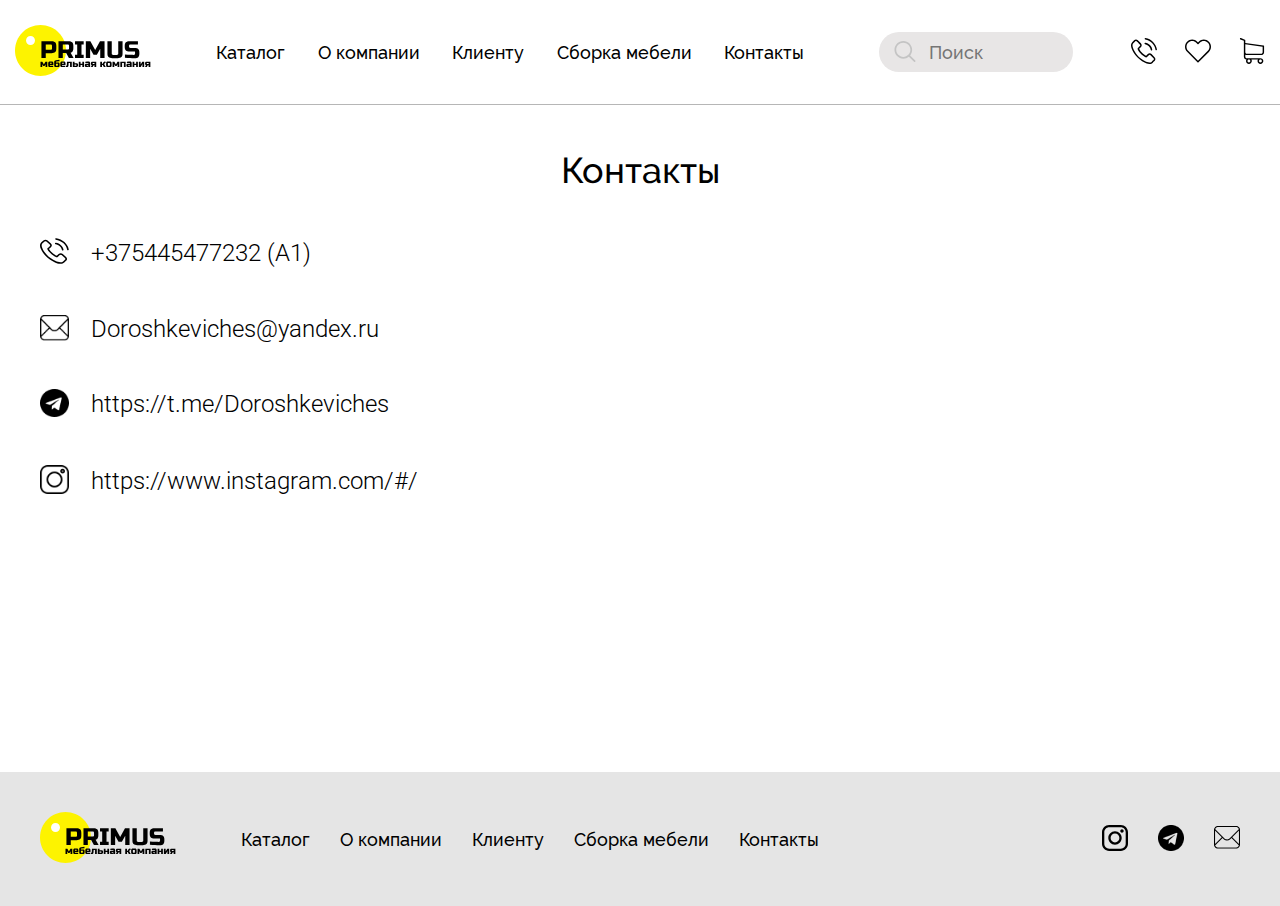
<file: contucts.html>
﻿<!DOCTYPE html>
<html lang="ru">

<head>
	<meta charset="UTF-8">
	<title>Primus</title>
	<meta name="viewport" content="width=device-width, initial-scale=1">
	<link rel="stylesheet" href="fonts/raleway/stylesheet.css">
	<link rel="icon" href="favicon.ico" type="image/x-icon">
	<link rel="stylesheet" href="css/styles.css">
	<link rel="preconnect" href="https://fonts.gstatic.com">
	<link href="https://fonts.googleapis.com/css2?family=Roboto:wght@100;200;300;400;500;600;700;800;900&display=swap"
		rel="stylesheet">
</head>

<body>
	<div class="big_wrapper">
		<header class="header _not_main">
			<div class="wrapper">
				<div class="logo"><a href="#"><img src="img/logo.svg" alt=""></a></div>
				<div class="menu">
					<div class="menu_item _dropped">
						<a href="#" class="drop_title">Каталог</a>
						<div class="drop_body">
							<div class="drop_link"><a href="#">Стулья для дома</a></div>
							<div class="drop_link"><a href="#">Стулья для офиса</a></div>
							<div class="drop_link"><a href="#">Игровые стулья</a></div>

							<div class="drop_link"><a href="#">Стулья для руководителей</a></div>
							<div class="drop_link"><a href="#">Стулья из натуральной кожи</a></div>
							<div class="drop_link"><a href="#">Столы</a></div>
							<div class="drop_link"><a href="#">Аксессуары</a></div>
							<div class="drop_link"><a href="#">Диваны</a></div>
						</div>
					</div>
					<div class="menu_item"><a href="#">О компании</a></div>
					<div class="menu_item"><a href="#">Клиенту</a></div>
					<div class="menu_item"><a href="#">Сборка мебели</a></div>
					<div class="menu_item"><a href="#">Контакты</a></div>
				</div>
				<div class="search_and_cont">
					<form action="#" class="search">
						<button type="submit" class="loop">
							<svg width="22" height="22" viewBox="0 0 22 22" fill="none"
								xmlns="http://www.w3.org/2000/svg">
								<path
									d="M21.2695 20.0277L16.1477 14.9059C17.398 13.3805 18.1457 11.434 18.1457 9.30703C18.1457 4.43008 14.1883 0.472656 9.31133 0.472656C4.43008 0.472656 0.472656 4.43008 0.472656 9.31133C0.472656 14.1926 4.43008 18.15 9.31133 18.15C11.434 18.15 13.3848 17.4023 14.9102 16.152L20.0277 21.2695C20.3715 21.6133 20.9258 21.6133 21.2695 21.2695C21.6133 20.9258 21.6133 20.3715 21.2695 20.0277ZM2.22578 9.31133C2.22578 5.40117 5.39688 2.23008 9.30703 2.23008C13.2172 2.23008 16.3883 5.40117 16.3883 9.31133C16.3883 13.2215 13.2172 16.3926 9.30703 16.3926C5.39688 16.3926 2.22578 13.2215 2.22578 9.31133Z"
									fill="#C4C4C4" />
							</svg>
						</button>
						<div class="input_item">
							<input type="text" class="input" id="input" placeholder="Поиск">
						</div>
					</form>
					<div class="user_contrls">
						<div class="cntrl mobile">
							<svg width="26" height="26" viewBox="0 0 26 26" fill="none"
								xmlns="http://www.w3.org/2000/svg">
								<path
									d="M20.5482 16.1061C20.0159 15.5519 19.3739 15.2555 18.6934 15.2555C18.0185 15.2555 17.371 15.5464 16.8167 16.1006L15.0827 17.8292C14.94 17.7523 14.7973 17.681 14.6601 17.6097C14.4626 17.5109 14.276 17.4176 14.1169 17.3188C12.4926 16.2872 11.0165 14.9427 9.60069 13.2032C8.91475 12.3362 8.4538 11.6064 8.11907 10.8655C8.56904 10.454 8.98609 10.026 9.39216 9.6144C9.54581 9.46075 9.69946 9.30161 9.85311 9.14796C11.0055 7.99559 11.0055 6.503 9.85311 5.35063L8.35503 3.85255C8.18492 3.68244 8.00932 3.50684 7.84469 3.33124C7.51545 2.99101 7.16973 2.63981 6.81305 2.31057C6.28076 1.78377 5.64422 1.50391 4.97474 1.50391C4.30527 1.50391 3.65775 1.78377 3.109 2.31057C3.10351 2.31605 3.10351 2.31605 3.09803 2.32154L1.23228 4.20375C0.529887 4.90614 0.129301 5.76219 0.0415011 6.75542C-0.0901984 8.35777 0.381725 9.85036 0.743898 10.8271C1.63287 13.2252 2.96084 15.4476 4.94182 17.8292C7.34533 20.6991 10.2372 22.9654 13.5407 24.5623C14.8028 25.1604 16.4875 25.8683 18.3697 25.989C18.4849 25.9945 18.6056 26 18.7154 26C19.983 26 21.0476 25.5445 21.8817 24.6391C21.8872 24.6281 21.8981 24.6227 21.9036 24.6117C22.189 24.266 22.5182 23.9532 22.8639 23.6184C23.0999 23.3935 23.3413 23.1575 23.5773 22.9106C24.1206 22.3453 24.4059 21.6869 24.4059 21.0119C24.4059 20.3314 24.1151 19.6784 23.5608 19.1297L20.5482 16.1061ZM22.5127 21.8844C22.5072 21.8844 22.5072 21.8899 22.5127 21.8844C22.2987 22.1149 22.0792 22.3234 21.8433 22.5539C21.4866 22.8941 21.1244 23.2508 20.7842 23.6514C20.2299 24.244 19.5769 24.5239 18.7209 24.5239C18.6386 24.5239 18.5508 24.5239 18.4685 24.5184C16.8387 24.4141 15.3241 23.7776 14.1882 23.2343C11.0823 21.7308 8.35503 19.5961 6.0887 16.8908C4.21747 14.6354 2.96633 12.5502 2.13772 10.3113C1.62738 8.94493 1.44081 7.88036 1.52312 6.87615C1.57799 6.23411 1.82493 5.70183 2.28039 5.24637L4.15162 3.37514C4.42051 3.12271 4.70586 2.98553 4.98572 2.98553C5.33143 2.98553 5.61129 3.19405 5.78689 3.36965C5.79238 3.37514 5.79787 3.38062 5.80335 3.38611C6.13809 3.6989 6.45636 4.02266 6.7911 4.36837C6.96121 4.54397 7.13681 4.71957 7.31241 4.90066L8.81049 6.39874C9.39216 6.98041 9.39216 7.51818 8.81049 8.09986C8.65135 8.25899 8.4977 8.41813 8.33857 8.57178C7.87762 9.0437 7.43862 9.4827 6.96121 9.91072C6.95024 9.9217 6.93926 9.92719 6.93377 9.93816C6.46185 10.4101 6.54965 10.871 6.64842 11.1838C6.65391 11.2003 6.6594 11.2167 6.66489 11.2332C7.0545 12.1771 7.60325 13.066 8.43734 14.1251L8.44283 14.1306C9.95737 15.9963 11.5542 17.4505 13.3157 18.5645C13.5407 18.7071 13.7712 18.8224 13.9907 18.9321C14.1882 19.0309 14.3748 19.1242 14.5339 19.223C14.5559 19.2339 14.5778 19.2504 14.5998 19.2614C14.7864 19.3547 14.962 19.3986 15.143 19.3986C15.5985 19.3986 15.8839 19.1132 15.9771 19.0199L17.8539 17.1432C18.0404 16.9566 18.3368 16.7317 18.6825 16.7317C19.0227 16.7317 19.3025 16.9457 19.4727 17.1322C19.4781 17.1377 19.4781 17.1377 19.4836 17.1432L22.5072 20.1668C23.0724 20.7265 23.0724 21.3027 22.5127 21.8844Z"
									fill="black" />
								<path
									d="M14.051 6.1848C15.4887 6.42625 16.7948 7.10669 17.8374 8.14931C18.88 9.19193 19.555 10.498 19.8019 11.9357C19.8623 12.2978 20.175 12.5503 20.5317 12.5503C20.5756 12.5503 20.614 12.5448 20.6579 12.5393C21.064 12.4734 21.3329 12.0893 21.2671 11.6832C20.9707 9.94372 20.1476 8.35784 18.891 7.10121C17.6344 5.84457 16.0485 5.02145 14.3089 4.72513C13.9029 4.65928 13.5242 4.92816 13.4529 5.32875C13.3816 5.72934 13.645 6.11895 14.051 6.1848Z"
									fill="black" />
								<path
									d="M25.9698 11.4694C25.4815 8.60493 24.1315 5.99838 22.0573 3.92411C19.983 1.84984 17.3765 0.499924 14.512 0.0115382C14.1114 -0.059799 13.7328 0.214575 13.6614 0.615161C13.5956 1.02123 13.8645 1.39987 14.2705 1.47121C16.8277 1.90472 19.1599 3.11745 21.0147 4.96673C22.8694 6.8215 24.0767 9.15368 24.5102 11.7108C24.5705 12.073 24.8833 12.3254 25.24 12.3254C25.2839 12.3254 25.3223 12.32 25.3662 12.3145C25.7668 12.2541 26.0412 11.87 25.9698 11.4694Z"
									fill="black" />
							</svg>
						</div>
						<div class="cntrl heart">
							<svg width="26" height="24" viewBox="0 0 26 24" fill="none"
								xmlns="http://www.w3.org/2000/svg">
								<path
									d="M23.9003 2.69303C22.5389 1.33157 20.7365 0.587459 18.8128 0.587459C16.8891 0.587459 15.0812 1.33709 13.7197 2.69854L13.0087 3.40959L12.2866 2.68752C10.9252 1.32606 9.11174 0.570923 7.18806 0.570923C5.2699 0.570923 3.46197 1.32055 2.10603 2.67649C0.744573 4.03795 -0.00505454 5.84587 0.000457428 7.76955C0.000457428 9.69323 0.755597 11.4956 2.11705 12.8571L12.4685 23.2086C12.6118 23.3519 12.8048 23.429 12.9922 23.429C13.1796 23.429 13.3725 23.3574 13.5158 23.2141L23.8893 12.8791C25.2508 11.5177 26.0004 9.70976 26.0004 7.78609C26.0059 5.86241 25.2618 4.05449 23.9003 2.69303ZM22.842 11.8264L12.9922 21.6377L3.16433 11.8098C2.08398 10.7295 1.48869 9.29637 1.48869 7.76955C1.48869 6.24274 2.07847 4.80963 3.15881 3.73479C4.23365 2.65996 5.66676 2.06467 7.18806 2.06467C8.71488 2.06467 10.1535 2.65996 11.2338 3.7403L12.4795 4.98601C12.7717 5.27814 13.2402 5.27814 13.5323 4.98601L14.767 3.75133C15.8474 2.67098 17.286 2.07569 18.8073 2.07569C20.3286 2.07569 21.7617 2.67098 22.842 3.74582C23.9224 4.82616 24.5122 6.25927 24.5122 7.78609C24.5177 9.3129 23.9224 10.746 22.842 11.8264Z"
									fill="black" />
							</svg>
						</div>
						<div class="cntrl user">
							<svg width="26" height="26" viewBox="0 0 26 26" fill="none"
								xmlns="http://www.w3.org/2000/svg">
								<g clip-path="url(#clip0)">
									<path
										d="M7.80528 17.1193H22.1313C23.7557 17.1193 25.0809 15.7941 25.0809 14.1696V8.14213C25.0809 8.13679 25.0809 8.1261 25.0809 8.12075C25.0809 8.10472 25.0809 8.09404 25.0809 8.07801C25.0809 8.06732 25.0809 8.05663 25.0756 8.04595C25.0756 8.03526 25.0702 8.01923 25.0702 8.00854C25.0702 7.99785 25.0649 7.98717 25.0649 7.97648C25.0596 7.96579 25.0596 7.9551 25.0542 7.93907C25.0489 7.92839 25.0489 7.9177 25.0435 7.90701C25.0382 7.89633 25.0382 7.88564 25.0328 7.87495C25.0275 7.86426 25.0222 7.85358 25.0168 7.83755C25.0115 7.82686 25.0061 7.81617 25.0008 7.81083C24.9954 7.80014 24.9901 7.78945 24.9847 7.77877C24.9794 7.76808 24.9741 7.76274 24.9687 7.75205C24.9634 7.74136 24.9527 7.73068 24.9473 7.71999C24.942 7.7093 24.9367 7.70396 24.926 7.69327C24.9206 7.68258 24.9099 7.67724 24.9046 7.66655C24.8993 7.65587 24.8886 7.65052 24.8832 7.63984C24.8779 7.62915 24.8672 7.62381 24.8618 7.61846C24.8512 7.60777 24.8458 7.60243 24.8351 7.59174C24.8244 7.5864 24.8191 7.57571 24.8084 7.57037C24.7977 7.56503 24.787 7.55434 24.7763 7.549C24.7657 7.54365 24.7603 7.53831 24.7496 7.53296C24.7389 7.52762 24.7283 7.52228 24.7176 7.51159C24.7069 7.50625 24.6962 7.5009 24.6855 7.49556C24.6748 7.49022 24.6641 7.48487 24.6534 7.47953C24.6428 7.47419 24.6321 7.46884 24.6214 7.4635C24.6107 7.45816 24.6 7.45816 24.5893 7.45281C24.5786 7.44747 24.5626 7.44212 24.5519 7.44212C24.5412 7.44212 24.5305 7.43678 24.5252 7.43678C24.5092 7.43144 24.4985 7.43144 24.4825 7.43144C24.4771 7.43144 24.4718 7.42609 24.4611 7.42609L6.30374 4.91997V2.38714C6.30374 2.36042 6.30374 2.3337 6.2984 2.31233C6.2984 2.30698 6.2984 2.30164 6.29306 2.29095C6.29306 2.27492 6.28771 2.25889 6.28771 2.24286C6.28237 2.22683 6.28237 2.21614 6.27703 2.20011C6.27703 2.18943 6.27168 2.18408 6.27168 2.17339C6.26634 2.15736 6.26099 2.14133 6.25565 2.1253C6.25565 2.11996 6.25031 2.10927 6.25031 2.10393C6.24496 2.0879 6.23962 2.07721 6.22893 2.06118C6.22359 2.05584 6.22359 2.04515 6.21825 2.03981C6.2129 2.02912 6.20756 2.01843 6.19687 2.00775C6.19153 1.99706 6.18619 1.99171 6.18084 1.98103C6.1755 1.97034 6.17016 1.965 6.16481 1.95431C6.15947 1.94362 6.14878 1.93294 6.14344 1.92225C6.13809 1.9169 6.13275 1.91156 6.12741 1.90622C6.11672 1.89553 6.10603 1.88484 6.09535 1.87416C6.09 1.86881 6.08466 1.86347 6.07931 1.85813C6.06863 1.84744 6.05794 1.83675 6.04191 1.82606C6.03657 1.82072 6.02588 1.81538 6.02054 1.81003C6.00985 1.79935 5.99916 1.794 5.98847 1.78332C5.97244 1.77263 5.95641 1.76194 5.94573 1.7566C5.94038 1.75126 5.93504 1.75126 5.9297 1.74591C5.90832 1.73522 5.8816 1.72454 5.86023 1.71385L1.92204 0.0573532C1.55334 -0.0976094 1.1312 0.0733838 0.976237 0.442088C0.821275 0.810792 0.992268 1.23293 1.36097 1.38789L4.85564 2.86271V6.13296V6.65128V10.6269V14.1803V18.6689C4.85564 20.1651 5.97779 21.4048 7.42589 21.5918C7.16405 22.03 7.00909 22.543 7.00909 23.088C7.00909 24.6964 8.31826 26.0002 9.92132 26.0002C11.5244 26.0002 12.8335 24.6911 12.8335 23.088C12.8335 22.5537 12.6893 22.046 12.4328 21.6185H18.9198C18.6633 22.0514 18.5191 22.5537 18.5191 23.088C18.5191 24.6964 19.8282 26.0002 21.4313 26.0002C23.0344 26.0002 24.3435 24.6911 24.3435 23.088C24.3435 21.4849 23.0344 20.1758 21.4313 20.1758H7.80528C6.97168 20.1758 6.2984 19.4971 6.2984 18.6689V16.7132C6.73657 16.9697 7.25489 17.1193 7.80528 17.1193ZM11.3961 23.0827C11.3961 23.8949 10.7335 24.5521 9.92666 24.5521C9.11979 24.5521 8.45719 23.8895 8.45719 23.0827C8.45719 22.2758 9.11979 21.6132 9.92666 21.6132C10.7335 21.6132 11.3961 22.2704 11.3961 23.0827ZM22.9061 23.0827C22.9061 23.8949 22.2435 24.5521 21.4366 24.5521C20.6298 24.5521 19.9672 23.8895 19.9672 23.0827C19.9672 22.2758 20.6298 21.6132 21.4366 21.6132C22.2435 21.6132 22.9061 22.2704 22.9061 23.0827ZM22.1313 15.6765H7.80528C6.97168 15.6765 6.2984 14.9979 6.2984 14.1696V10.6162V6.64059V6.37342L23.6382 8.76198V14.1643C23.6382 15.0032 22.9595 15.6765 22.1313 15.6765Z"
										fill="black" />
								</g>
								<defs>
									<clipPath id="clip0">
										<rect width="26" height="26" fill="white" />
									</clipPath>
								</defs>
							</svg>
						</div>
					</div>
					<div class="burger">
						<div class="burger_bef"></div>
						<div class="burger_mid"></div>
						<div class="burger_after"></div>
					</div>
				</div>

			</div>
		</header>
		<main class="main">
			<div class="contucts">
				<div class="wrapper">
					<div class="page_title">Контакты</div>
					<div class="contucts_block">
						<a href="#" class="cont_item">
							<div class="icon">
								<svg width="36" height="32" viewBox="0 0 36 32" fill="none"
									xmlns="http://www.w3.org/2000/svg">
									<path
										d="M28.4513 19.8225C27.7143 19.1404 26.8254 18.7757 25.8832 18.7757C24.9487 18.7757 24.0521 19.1336 23.2847 19.8157L20.8837 21.9432C20.6861 21.8486 20.4886 21.7608 20.2986 21.673C20.0251 21.5515 19.7668 21.4367 19.5464 21.3151C17.2974 20.0454 15.2535 18.3907 13.2932 16.2497C12.3435 15.1826 11.7053 14.2844 11.2418 13.3726C11.8648 12.8661 12.4423 12.3393 13.0045 11.8327C13.2173 11.6436 13.43 11.4478 13.6428 11.2587C15.2383 9.84035 15.2383 8.00331 13.6428 6.58501L11.5685 4.74122C11.333 4.53185 11.0898 4.31573 10.8619 4.09961C10.406 3.68087 9.92731 3.24863 9.43344 2.8434C8.69643 2.19503 7.81505 1.85059 6.88809 1.85059C5.96113 1.85059 5.06456 2.19503 4.30476 2.8434C4.29716 2.85015 4.29716 2.85015 4.28956 2.8569L1.70623 5.17347C0.733675 6.03795 0.179018 7.09155 0.0574489 8.31399C-0.124904 10.2861 0.528528 12.1231 1.03 13.3253C2.26088 16.2767 4.09961 19.012 6.8425 21.9432C10.1704 25.4754 14.1746 28.2648 18.7486 30.2301C20.4962 30.9663 22.8288 31.8375 25.4349 31.9861C25.5945 31.9929 25.7616 31.9996 25.9136 31.9996C27.6688 31.9996 29.1428 31.4391 30.2977 30.3247C30.3053 30.3112 30.3205 30.3044 30.3281 30.2909C30.7232 29.8654 31.1791 29.4805 31.6577 29.0685C31.9844 28.7916 32.3188 28.5012 32.6455 28.1972C33.3977 27.5016 33.7928 26.6911 33.7928 25.8604C33.7928 25.0229 33.3901 24.2192 32.6227 23.5438L28.4513 19.8225ZM31.1715 26.9343C31.1639 26.9343 31.1639 26.941 31.1715 26.9343C30.8751 27.2179 30.5712 27.4746 30.2445 27.7582C29.7506 28.177 29.2491 28.616 28.7781 29.109C28.0107 29.8384 27.1065 30.1829 25.9212 30.1829C25.8072 30.1829 25.6857 30.1829 25.5717 30.1761C23.3151 30.0478 21.218 29.2643 19.6452 28.5957C15.3447 26.7452 11.5685 24.1179 8.4305 20.7883C5.83956 18.0125 4.10721 15.446 2.9599 12.6905C2.25328 11.0088 1.99495 9.69852 2.10892 8.46257C2.1849 7.67238 2.52681 7.01726 3.15745 6.45669L5.74839 4.15364C6.12069 3.84296 6.51579 3.67412 6.90329 3.67412C7.38197 3.67412 7.76947 3.93076 8.0126 4.14688C8.0202 4.15364 8.0278 4.16039 8.0354 4.16715C8.49888 4.55211 8.93957 4.95059 9.40305 5.37608C9.63859 5.5922 9.88172 5.80832 10.1249 6.0312L12.1991 7.87499C13.0045 8.5909 13.0045 9.25277 12.1991 9.96868C11.9788 10.1645 11.766 10.3604 11.5457 10.5495C10.9075 11.1303 10.2996 11.6706 9.63859 12.1974C9.62339 12.2109 9.60819 12.2177 9.6006 12.2312C8.94716 12.812 9.06873 13.3794 9.2055 13.7643C9.2131 13.7846 9.22069 13.8048 9.22829 13.8251C9.76775 14.9868 10.5276 16.0809 11.6825 17.3844L11.6901 17.3911C13.7871 19.6874 15.9982 21.4772 18.4371 22.8482C18.7486 23.0238 19.0678 23.1656 19.3717 23.3007C19.6452 23.4223 19.9035 23.5371 20.1239 23.6587C20.1543 23.6722 20.1847 23.6924 20.2151 23.7059C20.4734 23.8208 20.7165 23.8748 20.9673 23.8748C21.5979 23.8748 21.993 23.5236 22.1222 23.4088L24.7207 21.099C24.979 20.8693 25.3893 20.5924 25.868 20.5924C26.3391 20.5924 26.7266 20.8558 26.9621 21.0855C26.9697 21.0922 26.9697 21.0922 26.9773 21.099L31.1639 24.8203C31.9465 25.5092 31.9465 26.2184 31.1715 26.9343Z"
										fill="black" />
									<path
										d="M19.4553 7.61146C21.446 7.90862 23.2543 8.7461 24.6979 10.0293C26.1415 11.3125 27.0761 12.92 27.418 14.6895C27.5016 15.1352 27.9347 15.4459 28.4285 15.4459C28.4893 15.4459 28.5425 15.4391 28.6033 15.4324C29.1656 15.3513 29.5379 14.8786 29.4467 14.3788C29.0364 12.2378 27.8967 10.286 26.1567 8.73934C24.4168 7.19272 22.221 6.17965 19.8124 5.81494C19.2501 5.7339 18.7259 6.06483 18.6271 6.55786C18.5283 7.05089 18.893 7.53041 19.4553 7.61146Z"
										fill="black" />
									<path
										d="M35.9582 14.1159C35.282 10.5904 33.4129 7.38232 30.5408 4.82937C27.6688 2.27643 24.0597 0.61499 20.0935 0.0139004C19.5389 -0.0738993 19.0146 0.263792 18.9158 0.75682C18.8246 1.2566 19.197 1.72262 19.7592 1.81042C23.2999 2.34397 26.5291 3.83656 29.0972 6.1126C31.6653 8.39539 33.3369 11.2658 33.9372 14.413C34.0207 14.8588 34.4538 15.1695 34.9477 15.1695C35.0085 15.1695 35.0617 15.1627 35.1225 15.156C35.6771 15.0817 36.057 14.6089 35.9582 14.1159Z"
										fill="black" />
								</svg>
							</div>
							<div class="text">+375445477232 (А1)</div>
						</a>
						<a href="#" class="cont_item">
							<div class="icon">
								<img src="img/b_mail.png" alt="">
							</div>
							<div class="text">Doroshkeviches@yandex.ru</div>
						</a>
						<a href="#" class="cont_item">
							<div class="icon">
								<img src="img/b_telegramm.png" alt="">
							</div>
							<div class="text">https://t.me/Doroshkeviches</div>
						</a>
						<a href="#" class="cont_item">
							<div class="icon">
								<img src="img/b_insta.png" alt="">
							</div>
							<div class="text">https://www.instagram.com/#/</div>
						</a>
					</div>
				</div>
			</div>
		</main>
		<footer class="footer">
			<div class="wrapper">
				<div class="logo"><img src="img/logo.svg" alt=""></div>
				<div class="menu">
					<div class="menu_item _dropped"><a href="#">Каталог</a></div>
					<div class="menu_item"><a href="#">О компании</a></div>
					<div class="menu_item"><a href="#">Клиенту</a></div>
					<div class="menu_item"><a href="#">Сборка мебели</a></div>
					<div class="menu_item"><a href="#">Контакты</a></div>
				</div>
				<div class="socials">
					<a href="#" class="social">
						<svg width="26" height="26" viewBox="0 0 26 26" fill="none" xmlns="http://www.w3.org/2000/svg">
							<path
								d="M18.8247 0H7.17486C3.21865 0 0 3.2188 0 7.17502V18.8248C0 22.7812 3.21865 25.9998 7.17486 25.9998H18.8247C22.7812 25.9998 25.9998 22.781 25.9998 18.8248V7.17502C26 3.2188 22.7812 0 18.8247 0ZM23.6932 18.8248C23.6932 21.5092 21.5092 23.693 18.8248 23.693H7.17486C4.49063 23.6932 2.30683 21.5092 2.30683 18.8248V7.17502C2.30683 4.49079 4.49063 2.30683 7.17486 2.30683H18.8247C21.5091 2.30683 23.693 4.49079 23.693 7.17502V18.8248H23.6932Z"
								fill="black" />
							<path
								d="M12.9999 6.30078C9.30576 6.30078 6.30042 9.30612 6.30042 13.0003C6.30042 16.6943 9.30576 19.6995 12.9999 19.6995C16.6941 19.6995 19.6994 16.6943 19.6994 13.0003C19.6994 9.30612 16.6941 6.30078 12.9999 6.30078ZM12.9999 17.3925C10.5779 17.3925 8.60725 15.4221 8.60725 13.0001C8.60725 10.578 10.5777 8.60746 12.9999 8.60746C15.4221 8.60746 17.3926 10.578 17.3926 13.0001C17.3926 15.4221 15.4219 17.3925 12.9999 17.3925Z"
								fill="black" />
							<path
								d="M19.9804 4.34473C19.536 4.34473 19.0993 4.52466 18.7855 4.83993C18.47 5.15366 18.2887 5.59042 18.2887 6.0364C18.2887 6.48101 18.4702 6.91761 18.7855 7.23288C19.0992 7.54661 19.536 7.72808 19.9804 7.72808C20.4264 7.72808 20.8616 7.54661 21.1769 7.23288C21.4921 6.91761 21.6721 6.48085 21.6721 6.0364C21.6721 5.59042 21.4921 5.15366 21.1769 4.83993C20.8631 4.52466 20.4264 4.34473 19.9804 4.34473Z"
								fill="black" />
						</svg>
					</a>
					<a href="#" class="social">
						<img src="img/telegramm.png" alt="">
					</a>
					<a href="#" class="social">
						<img src="img/mail.png" alt="">
					</a>
				</div>
			</div>
		</footer>
	</div>
	<script src="scripts/jquery-3.5.1.min.js"></script>
	<script src="scripts/slick.min.js"></script>
	<script src="scripts/scripts.js"></script>
</body>

</html>
</file>
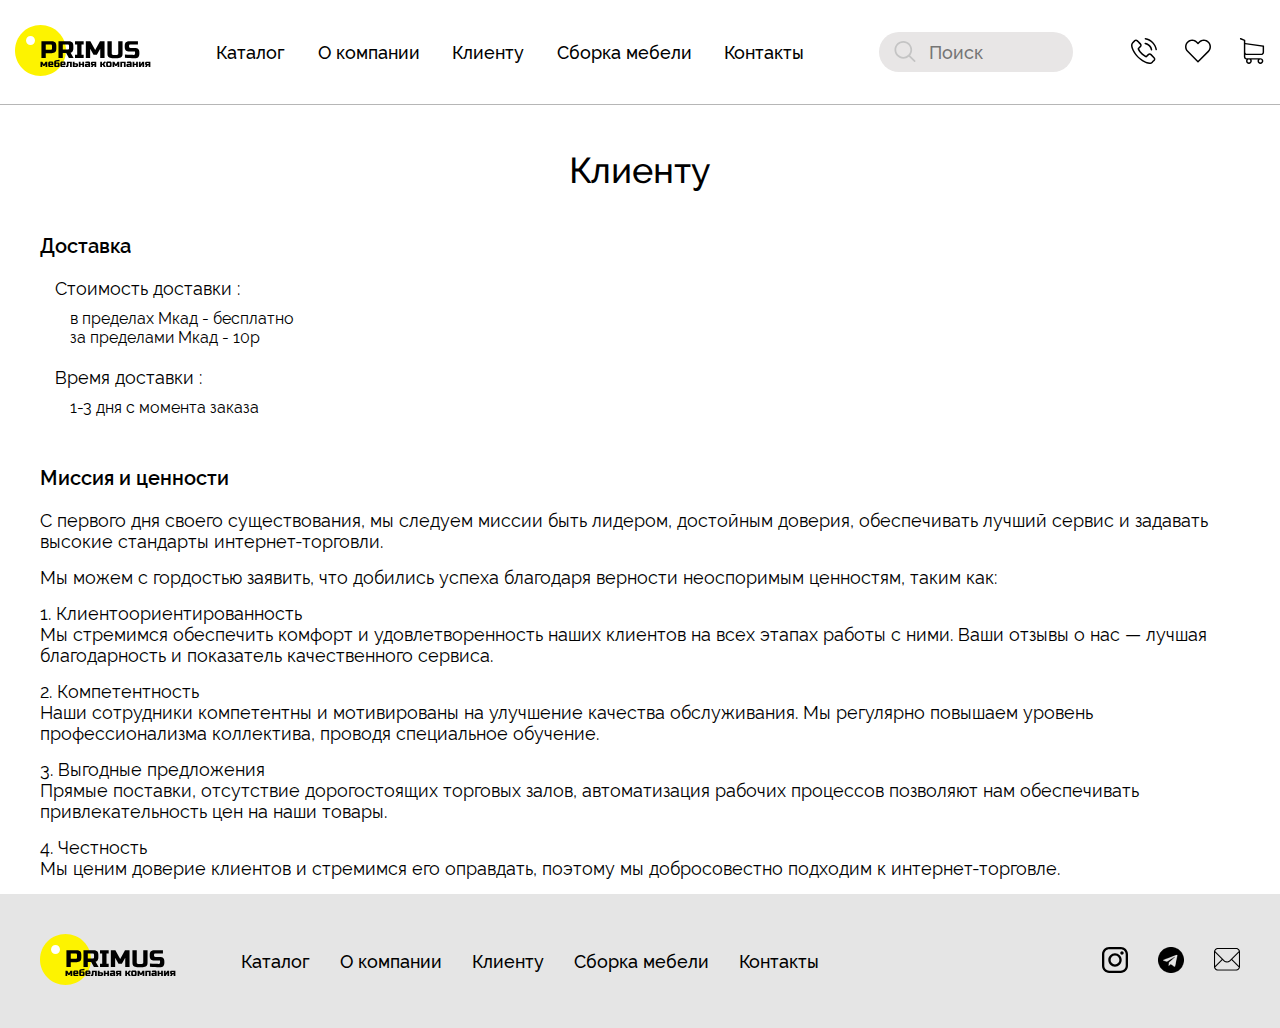
<file: for_client.html>
﻿<!DOCTYPE html>
<html lang="ru">

<head>
	<meta charset="UTF-8">
	<title>Primus</title>
	<meta name="viewport" content="width=device-width, initial-scale=1">
	<link rel="stylesheet" href="fonts/raleway/stylesheet.css">
	<link rel="icon" href="favicon.ico" type="image/x-icon">
	<link rel="stylesheet" href="css/styles.css">
</head>

<body>
	<div class="big_wrapper">
		<header class="header _not_main">
			<div class="wrapper">
				<div class="logo"><a href="#"><img src="img/logo.svg" alt=""></a></div>
				<div class="menu">
					<div class="menu_item _dropped">
						<a href="#" class="drop_title">Каталог</a>
						<div class="drop_body">
							<div class="drop_link"><a href="#">Стулья для дома</a></div>
							<div class="drop_link"><a href="#">Стулья для офиса</a></div>
							<div class="drop_link"><a href="#">Игровые стулья</a></div>

							<div class="drop_link"><a href="#">Стулья для руководителей</a></div>
							<div class="drop_link"><a href="#">Стулья из натуральной кожи</a></div>
							<div class="drop_link"><a href="#">Столы</a></div>
							<div class="drop_link"><a href="#">Аксессуары</a></div>
							<div class="drop_link"><a href="#">Диваны</a></div>
						</div>
					</div>
					<div class="menu_item"><a href="#">О компании</a></div>
					<div class="menu_item"><a href="#">Клиенту</a></div>
					<div class="menu_item"><a href="#">Сборка мебели</a></div>
					<div class="menu_item"><a href="#">Контакты</a></div>
				</div>
				<div class="search_and_cont">
					<form action="#" class="search">
						<button type="submit" class="loop">
							<svg width="22" height="22" viewBox="0 0 22 22" fill="none"
								xmlns="http://www.w3.org/2000/svg">
								<path
									d="M21.2695 20.0277L16.1477 14.9059C17.398 13.3805 18.1457 11.434 18.1457 9.30703C18.1457 4.43008 14.1883 0.472656 9.31133 0.472656C4.43008 0.472656 0.472656 4.43008 0.472656 9.31133C0.472656 14.1926 4.43008 18.15 9.31133 18.15C11.434 18.15 13.3848 17.4023 14.9102 16.152L20.0277 21.2695C20.3715 21.6133 20.9258 21.6133 21.2695 21.2695C21.6133 20.9258 21.6133 20.3715 21.2695 20.0277ZM2.22578 9.31133C2.22578 5.40117 5.39688 2.23008 9.30703 2.23008C13.2172 2.23008 16.3883 5.40117 16.3883 9.31133C16.3883 13.2215 13.2172 16.3926 9.30703 16.3926C5.39688 16.3926 2.22578 13.2215 2.22578 9.31133Z"
									fill="#C4C4C4" />
							</svg>
						</button>
						<div class="input_item">
							<input type="text" class="input" id="input" placeholder="Поиск">
						</div>
					</form>
					<div class="user_contrls">
						<div class="cntrl mobile">
							<svg width="26" height="26" viewBox="0 0 26 26" fill="none"
								xmlns="http://www.w3.org/2000/svg">
								<path
									d="M20.5482 16.1061C20.0159 15.5519 19.3739 15.2555 18.6934 15.2555C18.0185 15.2555 17.371 15.5464 16.8167 16.1006L15.0827 17.8292C14.94 17.7523 14.7973 17.681 14.6601 17.6097C14.4626 17.5109 14.276 17.4176 14.1169 17.3188C12.4926 16.2872 11.0165 14.9427 9.60069 13.2032C8.91475 12.3362 8.4538 11.6064 8.11907 10.8655C8.56904 10.454 8.98609 10.026 9.39216 9.6144C9.54581 9.46075 9.69946 9.30161 9.85311 9.14796C11.0055 7.99559 11.0055 6.503 9.85311 5.35063L8.35503 3.85255C8.18492 3.68244 8.00932 3.50684 7.84469 3.33124C7.51545 2.99101 7.16973 2.63981 6.81305 2.31057C6.28076 1.78377 5.64422 1.50391 4.97474 1.50391C4.30527 1.50391 3.65775 1.78377 3.109 2.31057C3.10351 2.31605 3.10351 2.31605 3.09803 2.32154L1.23228 4.20375C0.529887 4.90614 0.129301 5.76219 0.0415011 6.75542C-0.0901984 8.35777 0.381725 9.85036 0.743898 10.8271C1.63287 13.2252 2.96084 15.4476 4.94182 17.8292C7.34533 20.6991 10.2372 22.9654 13.5407 24.5623C14.8028 25.1604 16.4875 25.8683 18.3697 25.989C18.4849 25.9945 18.6056 26 18.7154 26C19.983 26 21.0476 25.5445 21.8817 24.6391C21.8872 24.6281 21.8981 24.6227 21.9036 24.6117C22.189 24.266 22.5182 23.9532 22.8639 23.6184C23.0999 23.3935 23.3413 23.1575 23.5773 22.9106C24.1206 22.3453 24.4059 21.6869 24.4059 21.0119C24.4059 20.3314 24.1151 19.6784 23.5608 19.1297L20.5482 16.1061ZM22.5127 21.8844C22.5072 21.8844 22.5072 21.8899 22.5127 21.8844C22.2987 22.1149 22.0792 22.3234 21.8433 22.5539C21.4866 22.8941 21.1244 23.2508 20.7842 23.6514C20.2299 24.244 19.5769 24.5239 18.7209 24.5239C18.6386 24.5239 18.5508 24.5239 18.4685 24.5184C16.8387 24.4141 15.3241 23.7776 14.1882 23.2343C11.0823 21.7308 8.35503 19.5961 6.0887 16.8908C4.21747 14.6354 2.96633 12.5502 2.13772 10.3113C1.62738 8.94493 1.44081 7.88036 1.52312 6.87615C1.57799 6.23411 1.82493 5.70183 2.28039 5.24637L4.15162 3.37514C4.42051 3.12271 4.70586 2.98553 4.98572 2.98553C5.33143 2.98553 5.61129 3.19405 5.78689 3.36965C5.79238 3.37514 5.79787 3.38062 5.80335 3.38611C6.13809 3.6989 6.45636 4.02266 6.7911 4.36837C6.96121 4.54397 7.13681 4.71957 7.31241 4.90066L8.81049 6.39874C9.39216 6.98041 9.39216 7.51818 8.81049 8.09986C8.65135 8.25899 8.4977 8.41813 8.33857 8.57178C7.87762 9.0437 7.43862 9.4827 6.96121 9.91072C6.95024 9.9217 6.93926 9.92719 6.93377 9.93816C6.46185 10.4101 6.54965 10.871 6.64842 11.1838C6.65391 11.2003 6.6594 11.2167 6.66489 11.2332C7.0545 12.1771 7.60325 13.066 8.43734 14.1251L8.44283 14.1306C9.95737 15.9963 11.5542 17.4505 13.3157 18.5645C13.5407 18.7071 13.7712 18.8224 13.9907 18.9321C14.1882 19.0309 14.3748 19.1242 14.5339 19.223C14.5559 19.2339 14.5778 19.2504 14.5998 19.2614C14.7864 19.3547 14.962 19.3986 15.143 19.3986C15.5985 19.3986 15.8839 19.1132 15.9771 19.0199L17.8539 17.1432C18.0404 16.9566 18.3368 16.7317 18.6825 16.7317C19.0227 16.7317 19.3025 16.9457 19.4727 17.1322C19.4781 17.1377 19.4781 17.1377 19.4836 17.1432L22.5072 20.1668C23.0724 20.7265 23.0724 21.3027 22.5127 21.8844Z"
									fill="black" />
								<path
									d="M14.051 6.1848C15.4887 6.42625 16.7948 7.10669 17.8374 8.14931C18.88 9.19193 19.555 10.498 19.8019 11.9357C19.8623 12.2978 20.175 12.5503 20.5317 12.5503C20.5756 12.5503 20.614 12.5448 20.6579 12.5393C21.064 12.4734 21.3329 12.0893 21.2671 11.6832C20.9707 9.94372 20.1476 8.35784 18.891 7.10121C17.6344 5.84457 16.0485 5.02145 14.3089 4.72513C13.9029 4.65928 13.5242 4.92816 13.4529 5.32875C13.3816 5.72934 13.645 6.11895 14.051 6.1848Z"
									fill="black" />
								<path
									d="M25.9698 11.4694C25.4815 8.60493 24.1315 5.99838 22.0573 3.92411C19.983 1.84984 17.3765 0.499924 14.512 0.0115382C14.1114 -0.059799 13.7328 0.214575 13.6614 0.615161C13.5956 1.02123 13.8645 1.39987 14.2705 1.47121C16.8277 1.90472 19.1599 3.11745 21.0147 4.96673C22.8694 6.8215 24.0767 9.15368 24.5102 11.7108C24.5705 12.073 24.8833 12.3254 25.24 12.3254C25.2839 12.3254 25.3223 12.32 25.3662 12.3145C25.7668 12.2541 26.0412 11.87 25.9698 11.4694Z"
									fill="black" />
							</svg>
						</div>
						<div class="cntrl heart">
							<svg width="26" height="24" viewBox="0 0 26 24" fill="none"
								xmlns="http://www.w3.org/2000/svg">
								<path
									d="M23.9003 2.69303C22.5389 1.33157 20.7365 0.587459 18.8128 0.587459C16.8891 0.587459 15.0812 1.33709 13.7197 2.69854L13.0087 3.40959L12.2866 2.68752C10.9252 1.32606 9.11174 0.570923 7.18806 0.570923C5.2699 0.570923 3.46197 1.32055 2.10603 2.67649C0.744573 4.03795 -0.00505454 5.84587 0.000457428 7.76955C0.000457428 9.69323 0.755597 11.4956 2.11705 12.8571L12.4685 23.2086C12.6118 23.3519 12.8048 23.429 12.9922 23.429C13.1796 23.429 13.3725 23.3574 13.5158 23.2141L23.8893 12.8791C25.2508 11.5177 26.0004 9.70976 26.0004 7.78609C26.0059 5.86241 25.2618 4.05449 23.9003 2.69303ZM22.842 11.8264L12.9922 21.6377L3.16433 11.8098C2.08398 10.7295 1.48869 9.29637 1.48869 7.76955C1.48869 6.24274 2.07847 4.80963 3.15881 3.73479C4.23365 2.65996 5.66676 2.06467 7.18806 2.06467C8.71488 2.06467 10.1535 2.65996 11.2338 3.7403L12.4795 4.98601C12.7717 5.27814 13.2402 5.27814 13.5323 4.98601L14.767 3.75133C15.8474 2.67098 17.286 2.07569 18.8073 2.07569C20.3286 2.07569 21.7617 2.67098 22.842 3.74582C23.9224 4.82616 24.5122 6.25927 24.5122 7.78609C24.5177 9.3129 23.9224 10.746 22.842 11.8264Z"
									fill="black" />
							</svg>
						</div>
						<div class="cntrl user">
							<svg width="26" height="26" viewBox="0 0 26 26" fill="none"
								xmlns="http://www.w3.org/2000/svg">
								<g clip-path="url(#clip0)">
									<path
										d="M7.80528 17.1193H22.1313C23.7557 17.1193 25.0809 15.7941 25.0809 14.1696V8.14213C25.0809 8.13679 25.0809 8.1261 25.0809 8.12075C25.0809 8.10472 25.0809 8.09404 25.0809 8.07801C25.0809 8.06732 25.0809 8.05663 25.0756 8.04595C25.0756 8.03526 25.0702 8.01923 25.0702 8.00854C25.0702 7.99785 25.0649 7.98717 25.0649 7.97648C25.0596 7.96579 25.0596 7.9551 25.0542 7.93907C25.0489 7.92839 25.0489 7.9177 25.0435 7.90701C25.0382 7.89633 25.0382 7.88564 25.0328 7.87495C25.0275 7.86426 25.0222 7.85358 25.0168 7.83755C25.0115 7.82686 25.0061 7.81617 25.0008 7.81083C24.9954 7.80014 24.9901 7.78945 24.9847 7.77877C24.9794 7.76808 24.9741 7.76274 24.9687 7.75205C24.9634 7.74136 24.9527 7.73068 24.9473 7.71999C24.942 7.7093 24.9367 7.70396 24.926 7.69327C24.9206 7.68258 24.9099 7.67724 24.9046 7.66655C24.8993 7.65587 24.8886 7.65052 24.8832 7.63984C24.8779 7.62915 24.8672 7.62381 24.8618 7.61846C24.8512 7.60777 24.8458 7.60243 24.8351 7.59174C24.8244 7.5864 24.8191 7.57571 24.8084 7.57037C24.7977 7.56503 24.787 7.55434 24.7763 7.549C24.7657 7.54365 24.7603 7.53831 24.7496 7.53296C24.7389 7.52762 24.7283 7.52228 24.7176 7.51159C24.7069 7.50625 24.6962 7.5009 24.6855 7.49556C24.6748 7.49022 24.6641 7.48487 24.6534 7.47953C24.6428 7.47419 24.6321 7.46884 24.6214 7.4635C24.6107 7.45816 24.6 7.45816 24.5893 7.45281C24.5786 7.44747 24.5626 7.44212 24.5519 7.44212C24.5412 7.44212 24.5305 7.43678 24.5252 7.43678C24.5092 7.43144 24.4985 7.43144 24.4825 7.43144C24.4771 7.43144 24.4718 7.42609 24.4611 7.42609L6.30374 4.91997V2.38714C6.30374 2.36042 6.30374 2.3337 6.2984 2.31233C6.2984 2.30698 6.2984 2.30164 6.29306 2.29095C6.29306 2.27492 6.28771 2.25889 6.28771 2.24286C6.28237 2.22683 6.28237 2.21614 6.27703 2.20011C6.27703 2.18943 6.27168 2.18408 6.27168 2.17339C6.26634 2.15736 6.26099 2.14133 6.25565 2.1253C6.25565 2.11996 6.25031 2.10927 6.25031 2.10393C6.24496 2.0879 6.23962 2.07721 6.22893 2.06118C6.22359 2.05584 6.22359 2.04515 6.21825 2.03981C6.2129 2.02912 6.20756 2.01843 6.19687 2.00775C6.19153 1.99706 6.18619 1.99171 6.18084 1.98103C6.1755 1.97034 6.17016 1.965 6.16481 1.95431C6.15947 1.94362 6.14878 1.93294 6.14344 1.92225C6.13809 1.9169 6.13275 1.91156 6.12741 1.90622C6.11672 1.89553 6.10603 1.88484 6.09535 1.87416C6.09 1.86881 6.08466 1.86347 6.07931 1.85813C6.06863 1.84744 6.05794 1.83675 6.04191 1.82606C6.03657 1.82072 6.02588 1.81538 6.02054 1.81003C6.00985 1.79935 5.99916 1.794 5.98847 1.78332C5.97244 1.77263 5.95641 1.76194 5.94573 1.7566C5.94038 1.75126 5.93504 1.75126 5.9297 1.74591C5.90832 1.73522 5.8816 1.72454 5.86023 1.71385L1.92204 0.0573532C1.55334 -0.0976094 1.1312 0.0733838 0.976237 0.442088C0.821275 0.810792 0.992268 1.23293 1.36097 1.38789L4.85564 2.86271V6.13296V6.65128V10.6269V14.1803V18.6689C4.85564 20.1651 5.97779 21.4048 7.42589 21.5918C7.16405 22.03 7.00909 22.543 7.00909 23.088C7.00909 24.6964 8.31826 26.0002 9.92132 26.0002C11.5244 26.0002 12.8335 24.6911 12.8335 23.088C12.8335 22.5537 12.6893 22.046 12.4328 21.6185H18.9198C18.6633 22.0514 18.5191 22.5537 18.5191 23.088C18.5191 24.6964 19.8282 26.0002 21.4313 26.0002C23.0344 26.0002 24.3435 24.6911 24.3435 23.088C24.3435 21.4849 23.0344 20.1758 21.4313 20.1758H7.80528C6.97168 20.1758 6.2984 19.4971 6.2984 18.6689V16.7132C6.73657 16.9697 7.25489 17.1193 7.80528 17.1193ZM11.3961 23.0827C11.3961 23.8949 10.7335 24.5521 9.92666 24.5521C9.11979 24.5521 8.45719 23.8895 8.45719 23.0827C8.45719 22.2758 9.11979 21.6132 9.92666 21.6132C10.7335 21.6132 11.3961 22.2704 11.3961 23.0827ZM22.9061 23.0827C22.9061 23.8949 22.2435 24.5521 21.4366 24.5521C20.6298 24.5521 19.9672 23.8895 19.9672 23.0827C19.9672 22.2758 20.6298 21.6132 21.4366 21.6132C22.2435 21.6132 22.9061 22.2704 22.9061 23.0827ZM22.1313 15.6765H7.80528C6.97168 15.6765 6.2984 14.9979 6.2984 14.1696V10.6162V6.64059V6.37342L23.6382 8.76198V14.1643C23.6382 15.0032 22.9595 15.6765 22.1313 15.6765Z"
										fill="black" />
								</g>
								<defs>
									<clipPath id="clip0">
										<rect width="26" height="26" fill="white" />
									</clipPath>
								</defs>
							</svg>
						</div>
					</div>
					<div class="burger">
						<div class="burger_bef"></div>
						<div class="burger_mid"></div>
						<div class="burger_after"></div>
					</div>
				</div>

			</div>
		</header>
		<main class="main">
			<div class="for_client">
				<div class="page_title">Клиенту</div>
				<div class="delivery">
					<div class="wrapper">
						<div class="part_title">Доставка</div>
						<div class="item_cont">
							<div class="item_title">Стоимость доставки :</div>
							<div class="item_li">в пределах Мкад - бесплатно</div>
							<div class="item_li">за пределами Мкад - 10р</div>
						</div>
						<div class="item_cont">
							<div class="item_title">Время доставки :</div>
							<div class="item_li">1-3 дня с момента заказа</div>

						</div>
					</div>
				</div>
				<div class="mission">
					<div class="wrapper">
						<div class="part_title">Миссия и ценности</div>
						<div class="sup_text">С первого дня своего существования, мы следуем миссии быть лидером,
							достойным
							доверия, обеспечивать лучший сервис и
							задавать высокие стандарты интернет-торговли.</div>
						<div class="sup_text">Мы можем с гордостью заявить, что добились успеха благодаря верности
							неоспоримым ценностям, таким как:</div>
						<div class="item_title">1. Клиентоориентированность</div>
						<div class="item_text">Мы стремимся обеспечить комфорт и удовлетворенность наших клиентов на
							всех
							этапах работы с ними. Ваши отзывы о нас —
							лучшая благодарность и показатель качественного сервиса.</div>
						<div class="item_title">2. Компетентность</div>
						<div class="item_text">Наши сотрудники компетентны и мотивированы на улучшение качества
							обслуживания. Мы регулярно повышаем уровень
							профессионализма коллектива, проводя специальное обучение.</div>
						<div class="item_title">3. Выгодные предложения</div>
						<div class="item_text">Прямые поставки, отсутствие дорогостоящих торговых залов, автоматизация
							рабочих процессов позволяют нам обеспечивать
							привлекательность цен на наши товары.</div>
						<div class="item_title">4. Честность</div>
						<div class="item_text">Мы ценим доверие клиентов и стремимся его оправдать, поэтому мы
							добросовестно
							подходим к интернет-торговле.</div>
					</div>
				</div>
			</div>
		</main>
		<footer class="footer">
			<div class="wrapper">
				<div class="logo"><img src="img/logo.svg" alt=""></div>
				<div class="menu">
					<div class="menu_item _dropped"><a href="#">Каталог</a></div>
					<div class="menu_item"><a href="#">О компании</a></div>
					<div class="menu_item"><a href="#">Клиенту</a></div>
					<div class="menu_item"><a href="#">Сборка мебели</a></div>
					<div class="menu_item"><a href="#">Контакты</a></div>
				</div>
				<div class="socials">
					<a href="#" class="social">
						<svg width="26" height="26" viewBox="0 0 26 26" fill="none" xmlns="http://www.w3.org/2000/svg">
							<path
								d="M18.8247 0H7.17486C3.21865 0 0 3.2188 0 7.17502V18.8248C0 22.7812 3.21865 25.9998 7.17486 25.9998H18.8247C22.7812 25.9998 25.9998 22.781 25.9998 18.8248V7.17502C26 3.2188 22.7812 0 18.8247 0ZM23.6932 18.8248C23.6932 21.5092 21.5092 23.693 18.8248 23.693H7.17486C4.49063 23.6932 2.30683 21.5092 2.30683 18.8248V7.17502C2.30683 4.49079 4.49063 2.30683 7.17486 2.30683H18.8247C21.5091 2.30683 23.693 4.49079 23.693 7.17502V18.8248H23.6932Z"
								fill="black" />
							<path
								d="M12.9999 6.30078C9.30576 6.30078 6.30042 9.30612 6.30042 13.0003C6.30042 16.6943 9.30576 19.6995 12.9999 19.6995C16.6941 19.6995 19.6994 16.6943 19.6994 13.0003C19.6994 9.30612 16.6941 6.30078 12.9999 6.30078ZM12.9999 17.3925C10.5779 17.3925 8.60725 15.4221 8.60725 13.0001C8.60725 10.578 10.5777 8.60746 12.9999 8.60746C15.4221 8.60746 17.3926 10.578 17.3926 13.0001C17.3926 15.4221 15.4219 17.3925 12.9999 17.3925Z"
								fill="black" />
							<path
								d="M19.9804 4.34473C19.536 4.34473 19.0993 4.52466 18.7855 4.83993C18.47 5.15366 18.2887 5.59042 18.2887 6.0364C18.2887 6.48101 18.4702 6.91761 18.7855 7.23288C19.0992 7.54661 19.536 7.72808 19.9804 7.72808C20.4264 7.72808 20.8616 7.54661 21.1769 7.23288C21.4921 6.91761 21.6721 6.48085 21.6721 6.0364C21.6721 5.59042 21.4921 5.15366 21.1769 4.83993C20.8631 4.52466 20.4264 4.34473 19.9804 4.34473Z"
								fill="black" />
						</svg>
					</a>
					<a href="#" class="social">
						<img src="img/telegramm.png" alt="">
					</a>
					<a href="#" class="social">
						<img src="img/mail.png" alt="">
					</a>
				</div>
			</div>
		</footer>
	</div>
	<script src="scripts/jquery-3.5.1.min.js"></script>
	<script src="scripts/slick.min.js"></script>
	<script src="scripts/scripts.js"></script>
</body>

</html>
</file>
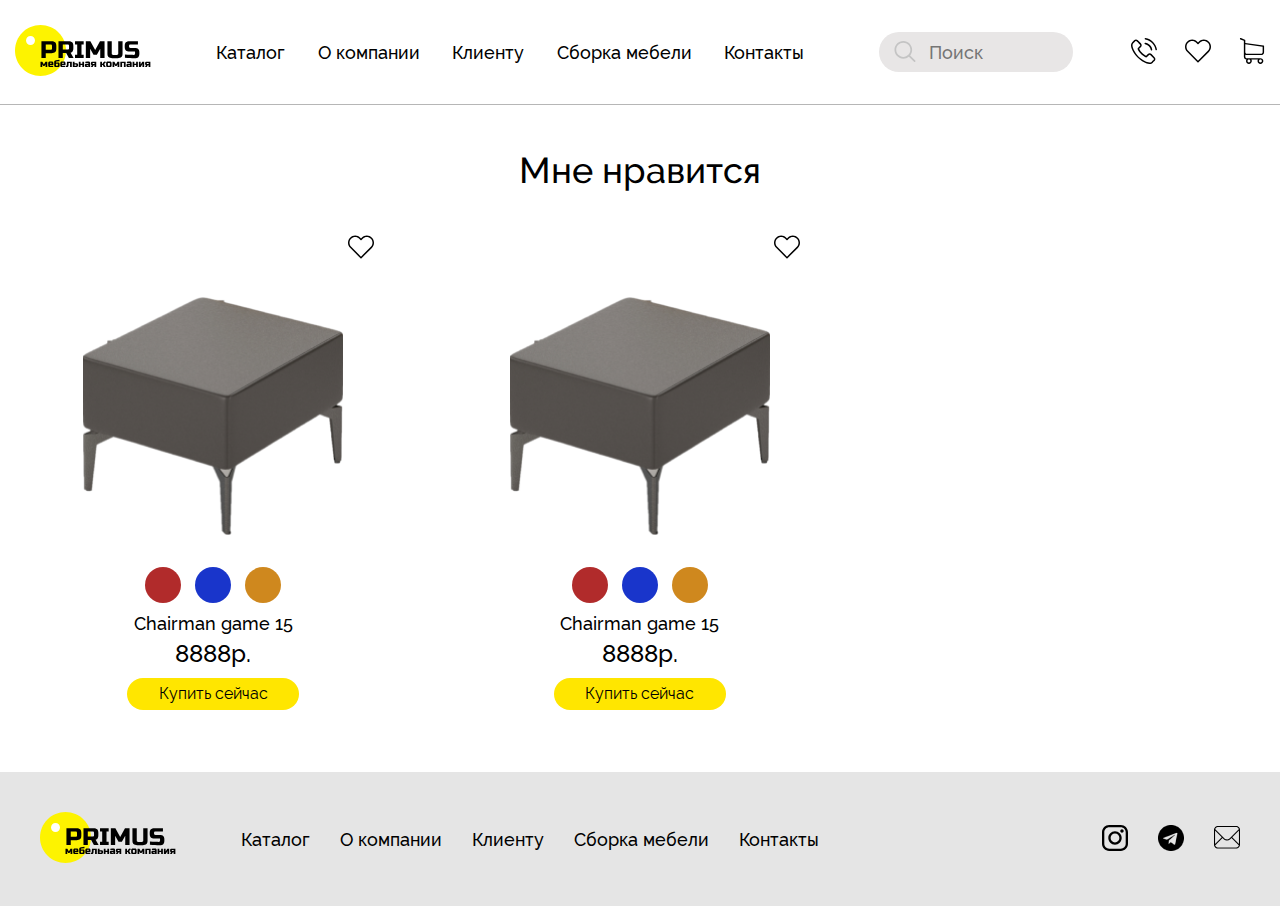
<file: liked.html>
﻿<!DOCTYPE html>
<html lang="ru">

<head>
	<meta charset="UTF-8">
	<title>Primus</title>
	<meta name="viewport" content="width=device-width, initial-scale=1">
	<link rel="stylesheet" href="fonts/raleway/stylesheet.css">
	<link rel="icon" href="favicon.ico" type="image/x-icon">
	<link rel="stylesheet" href="css/styles.css">
	<link rel="preconnect" href="https://fonts.gstatic.com">
	<link href="https://fonts.googleapis.com/css2?family=Roboto:wght@100;200;300;400;500;600;700;800;900&display=swap"
		rel="stylesheet">
</head>

<body>
	<div class="big_wrapper">
		<header class="header _not_main">
			<div class="wrapper">
				<div class="logo"><a href="#"><img src="img/logo.svg" alt=""></a></div>
				<div class="menu">
					<div class="menu_item _dropped">
						<a href="#" class="drop_title">Каталог</a>
						<div class="drop_body">
							<div class="drop_link"><a href="#">Стулья для дома</a></div>
							<div class="drop_link"><a href="#">Стулья для офиса</a></div>
							<div class="drop_link"><a href="#">Игровые стулья</a></div>

							<div class="drop_link"><a href="#">Стулья для руководителей</a></div>
							<div class="drop_link"><a href="#">Стулья из натуральной кожи</a></div>
							<div class="drop_link"><a href="#">Столы</a></div>
							<div class="drop_link"><a href="#">Аксессуары</a></div>
							<div class="drop_link"><a href="#">Диваны</a></div>
						</div>
					</div>
					<div class="menu_item"><a href="#">О компании</a></div>
					<div class="menu_item"><a href="#">Клиенту</a></div>
					<div class="menu_item"><a href="#">Сборка мебели</a></div>
					<div class="menu_item"><a href="#">Контакты</a></div>
				</div>
				<div class="search_and_cont">
					<form action="#" class="search">
						<button type="submit" class="loop">
							<svg width="22" height="22" viewBox="0 0 22 22" fill="none"
								xmlns="http://www.w3.org/2000/svg">
								<path
									d="M21.2695 20.0277L16.1477 14.9059C17.398 13.3805 18.1457 11.434 18.1457 9.30703C18.1457 4.43008 14.1883 0.472656 9.31133 0.472656C4.43008 0.472656 0.472656 4.43008 0.472656 9.31133C0.472656 14.1926 4.43008 18.15 9.31133 18.15C11.434 18.15 13.3848 17.4023 14.9102 16.152L20.0277 21.2695C20.3715 21.6133 20.9258 21.6133 21.2695 21.2695C21.6133 20.9258 21.6133 20.3715 21.2695 20.0277ZM2.22578 9.31133C2.22578 5.40117 5.39688 2.23008 9.30703 2.23008C13.2172 2.23008 16.3883 5.40117 16.3883 9.31133C16.3883 13.2215 13.2172 16.3926 9.30703 16.3926C5.39688 16.3926 2.22578 13.2215 2.22578 9.31133Z"
									fill="#C4C4C4" />
							</svg>
						</button>
						<div class="input_item">
							<input type="text" class="input" id="input" placeholder="Поиск">
						</div>
					</form>
					<div class="user_contrls">
						<div class="cntrl mobile">
							<svg width="26" height="26" viewBox="0 0 26 26" fill="none"
								xmlns="http://www.w3.org/2000/svg">
								<path
									d="M20.5482 16.1061C20.0159 15.5519 19.3739 15.2555 18.6934 15.2555C18.0185 15.2555 17.371 15.5464 16.8167 16.1006L15.0827 17.8292C14.94 17.7523 14.7973 17.681 14.6601 17.6097C14.4626 17.5109 14.276 17.4176 14.1169 17.3188C12.4926 16.2872 11.0165 14.9427 9.60069 13.2032C8.91475 12.3362 8.4538 11.6064 8.11907 10.8655C8.56904 10.454 8.98609 10.026 9.39216 9.6144C9.54581 9.46075 9.69946 9.30161 9.85311 9.14796C11.0055 7.99559 11.0055 6.503 9.85311 5.35063L8.35503 3.85255C8.18492 3.68244 8.00932 3.50684 7.84469 3.33124C7.51545 2.99101 7.16973 2.63981 6.81305 2.31057C6.28076 1.78377 5.64422 1.50391 4.97474 1.50391C4.30527 1.50391 3.65775 1.78377 3.109 2.31057C3.10351 2.31605 3.10351 2.31605 3.09803 2.32154L1.23228 4.20375C0.529887 4.90614 0.129301 5.76219 0.0415011 6.75542C-0.0901984 8.35777 0.381725 9.85036 0.743898 10.8271C1.63287 13.2252 2.96084 15.4476 4.94182 17.8292C7.34533 20.6991 10.2372 22.9654 13.5407 24.5623C14.8028 25.1604 16.4875 25.8683 18.3697 25.989C18.4849 25.9945 18.6056 26 18.7154 26C19.983 26 21.0476 25.5445 21.8817 24.6391C21.8872 24.6281 21.8981 24.6227 21.9036 24.6117C22.189 24.266 22.5182 23.9532 22.8639 23.6184C23.0999 23.3935 23.3413 23.1575 23.5773 22.9106C24.1206 22.3453 24.4059 21.6869 24.4059 21.0119C24.4059 20.3314 24.1151 19.6784 23.5608 19.1297L20.5482 16.1061ZM22.5127 21.8844C22.5072 21.8844 22.5072 21.8899 22.5127 21.8844C22.2987 22.1149 22.0792 22.3234 21.8433 22.5539C21.4866 22.8941 21.1244 23.2508 20.7842 23.6514C20.2299 24.244 19.5769 24.5239 18.7209 24.5239C18.6386 24.5239 18.5508 24.5239 18.4685 24.5184C16.8387 24.4141 15.3241 23.7776 14.1882 23.2343C11.0823 21.7308 8.35503 19.5961 6.0887 16.8908C4.21747 14.6354 2.96633 12.5502 2.13772 10.3113C1.62738 8.94493 1.44081 7.88036 1.52312 6.87615C1.57799 6.23411 1.82493 5.70183 2.28039 5.24637L4.15162 3.37514C4.42051 3.12271 4.70586 2.98553 4.98572 2.98553C5.33143 2.98553 5.61129 3.19405 5.78689 3.36965C5.79238 3.37514 5.79787 3.38062 5.80335 3.38611C6.13809 3.6989 6.45636 4.02266 6.7911 4.36837C6.96121 4.54397 7.13681 4.71957 7.31241 4.90066L8.81049 6.39874C9.39216 6.98041 9.39216 7.51818 8.81049 8.09986C8.65135 8.25899 8.4977 8.41813 8.33857 8.57178C7.87762 9.0437 7.43862 9.4827 6.96121 9.91072C6.95024 9.9217 6.93926 9.92719 6.93377 9.93816C6.46185 10.4101 6.54965 10.871 6.64842 11.1838C6.65391 11.2003 6.6594 11.2167 6.66489 11.2332C7.0545 12.1771 7.60325 13.066 8.43734 14.1251L8.44283 14.1306C9.95737 15.9963 11.5542 17.4505 13.3157 18.5645C13.5407 18.7071 13.7712 18.8224 13.9907 18.9321C14.1882 19.0309 14.3748 19.1242 14.5339 19.223C14.5559 19.2339 14.5778 19.2504 14.5998 19.2614C14.7864 19.3547 14.962 19.3986 15.143 19.3986C15.5985 19.3986 15.8839 19.1132 15.9771 19.0199L17.8539 17.1432C18.0404 16.9566 18.3368 16.7317 18.6825 16.7317C19.0227 16.7317 19.3025 16.9457 19.4727 17.1322C19.4781 17.1377 19.4781 17.1377 19.4836 17.1432L22.5072 20.1668C23.0724 20.7265 23.0724 21.3027 22.5127 21.8844Z"
									fill="black" />
								<path
									d="M14.051 6.1848C15.4887 6.42625 16.7948 7.10669 17.8374 8.14931C18.88 9.19193 19.555 10.498 19.8019 11.9357C19.8623 12.2978 20.175 12.5503 20.5317 12.5503C20.5756 12.5503 20.614 12.5448 20.6579 12.5393C21.064 12.4734 21.3329 12.0893 21.2671 11.6832C20.9707 9.94372 20.1476 8.35784 18.891 7.10121C17.6344 5.84457 16.0485 5.02145 14.3089 4.72513C13.9029 4.65928 13.5242 4.92816 13.4529 5.32875C13.3816 5.72934 13.645 6.11895 14.051 6.1848Z"
									fill="black" />
								<path
									d="M25.9698 11.4694C25.4815 8.60493 24.1315 5.99838 22.0573 3.92411C19.983 1.84984 17.3765 0.499924 14.512 0.0115382C14.1114 -0.059799 13.7328 0.214575 13.6614 0.615161C13.5956 1.02123 13.8645 1.39987 14.2705 1.47121C16.8277 1.90472 19.1599 3.11745 21.0147 4.96673C22.8694 6.8215 24.0767 9.15368 24.5102 11.7108C24.5705 12.073 24.8833 12.3254 25.24 12.3254C25.2839 12.3254 25.3223 12.32 25.3662 12.3145C25.7668 12.2541 26.0412 11.87 25.9698 11.4694Z"
									fill="black" />
							</svg>
						</div>
						<div class="cntrl heart">
							<svg width="26" height="24" viewBox="0 0 26 24" fill="none"
								xmlns="http://www.w3.org/2000/svg">
								<path
									d="M23.9003 2.69303C22.5389 1.33157 20.7365 0.587459 18.8128 0.587459C16.8891 0.587459 15.0812 1.33709 13.7197 2.69854L13.0087 3.40959L12.2866 2.68752C10.9252 1.32606 9.11174 0.570923 7.18806 0.570923C5.2699 0.570923 3.46197 1.32055 2.10603 2.67649C0.744573 4.03795 -0.00505454 5.84587 0.000457428 7.76955C0.000457428 9.69323 0.755597 11.4956 2.11705 12.8571L12.4685 23.2086C12.6118 23.3519 12.8048 23.429 12.9922 23.429C13.1796 23.429 13.3725 23.3574 13.5158 23.2141L23.8893 12.8791C25.2508 11.5177 26.0004 9.70976 26.0004 7.78609C26.0059 5.86241 25.2618 4.05449 23.9003 2.69303ZM22.842 11.8264L12.9922 21.6377L3.16433 11.8098C2.08398 10.7295 1.48869 9.29637 1.48869 7.76955C1.48869 6.24274 2.07847 4.80963 3.15881 3.73479C4.23365 2.65996 5.66676 2.06467 7.18806 2.06467C8.71488 2.06467 10.1535 2.65996 11.2338 3.7403L12.4795 4.98601C12.7717 5.27814 13.2402 5.27814 13.5323 4.98601L14.767 3.75133C15.8474 2.67098 17.286 2.07569 18.8073 2.07569C20.3286 2.07569 21.7617 2.67098 22.842 3.74582C23.9224 4.82616 24.5122 6.25927 24.5122 7.78609C24.5177 9.3129 23.9224 10.746 22.842 11.8264Z"
									fill="black" />
							</svg>
						</div>
						<div class="cntrl user">
							<svg width="26" height="26" viewBox="0 0 26 26" fill="none"
								xmlns="http://www.w3.org/2000/svg">
								<g clip-path="url(#clip0)">
									<path
										d="M7.80528 17.1193H22.1313C23.7557 17.1193 25.0809 15.7941 25.0809 14.1696V8.14213C25.0809 8.13679 25.0809 8.1261 25.0809 8.12075C25.0809 8.10472 25.0809 8.09404 25.0809 8.07801C25.0809 8.06732 25.0809 8.05663 25.0756 8.04595C25.0756 8.03526 25.0702 8.01923 25.0702 8.00854C25.0702 7.99785 25.0649 7.98717 25.0649 7.97648C25.0596 7.96579 25.0596 7.9551 25.0542 7.93907C25.0489 7.92839 25.0489 7.9177 25.0435 7.90701C25.0382 7.89633 25.0382 7.88564 25.0328 7.87495C25.0275 7.86426 25.0222 7.85358 25.0168 7.83755C25.0115 7.82686 25.0061 7.81617 25.0008 7.81083C24.9954 7.80014 24.9901 7.78945 24.9847 7.77877C24.9794 7.76808 24.9741 7.76274 24.9687 7.75205C24.9634 7.74136 24.9527 7.73068 24.9473 7.71999C24.942 7.7093 24.9367 7.70396 24.926 7.69327C24.9206 7.68258 24.9099 7.67724 24.9046 7.66655C24.8993 7.65587 24.8886 7.65052 24.8832 7.63984C24.8779 7.62915 24.8672 7.62381 24.8618 7.61846C24.8512 7.60777 24.8458 7.60243 24.8351 7.59174C24.8244 7.5864 24.8191 7.57571 24.8084 7.57037C24.7977 7.56503 24.787 7.55434 24.7763 7.549C24.7657 7.54365 24.7603 7.53831 24.7496 7.53296C24.7389 7.52762 24.7283 7.52228 24.7176 7.51159C24.7069 7.50625 24.6962 7.5009 24.6855 7.49556C24.6748 7.49022 24.6641 7.48487 24.6534 7.47953C24.6428 7.47419 24.6321 7.46884 24.6214 7.4635C24.6107 7.45816 24.6 7.45816 24.5893 7.45281C24.5786 7.44747 24.5626 7.44212 24.5519 7.44212C24.5412 7.44212 24.5305 7.43678 24.5252 7.43678C24.5092 7.43144 24.4985 7.43144 24.4825 7.43144C24.4771 7.43144 24.4718 7.42609 24.4611 7.42609L6.30374 4.91997V2.38714C6.30374 2.36042 6.30374 2.3337 6.2984 2.31233C6.2984 2.30698 6.2984 2.30164 6.29306 2.29095C6.29306 2.27492 6.28771 2.25889 6.28771 2.24286C6.28237 2.22683 6.28237 2.21614 6.27703 2.20011C6.27703 2.18943 6.27168 2.18408 6.27168 2.17339C6.26634 2.15736 6.26099 2.14133 6.25565 2.1253C6.25565 2.11996 6.25031 2.10927 6.25031 2.10393C6.24496 2.0879 6.23962 2.07721 6.22893 2.06118C6.22359 2.05584 6.22359 2.04515 6.21825 2.03981C6.2129 2.02912 6.20756 2.01843 6.19687 2.00775C6.19153 1.99706 6.18619 1.99171 6.18084 1.98103C6.1755 1.97034 6.17016 1.965 6.16481 1.95431C6.15947 1.94362 6.14878 1.93294 6.14344 1.92225C6.13809 1.9169 6.13275 1.91156 6.12741 1.90622C6.11672 1.89553 6.10603 1.88484 6.09535 1.87416C6.09 1.86881 6.08466 1.86347 6.07931 1.85813C6.06863 1.84744 6.05794 1.83675 6.04191 1.82606C6.03657 1.82072 6.02588 1.81538 6.02054 1.81003C6.00985 1.79935 5.99916 1.794 5.98847 1.78332C5.97244 1.77263 5.95641 1.76194 5.94573 1.7566C5.94038 1.75126 5.93504 1.75126 5.9297 1.74591C5.90832 1.73522 5.8816 1.72454 5.86023 1.71385L1.92204 0.0573532C1.55334 -0.0976094 1.1312 0.0733838 0.976237 0.442088C0.821275 0.810792 0.992268 1.23293 1.36097 1.38789L4.85564 2.86271V6.13296V6.65128V10.6269V14.1803V18.6689C4.85564 20.1651 5.97779 21.4048 7.42589 21.5918C7.16405 22.03 7.00909 22.543 7.00909 23.088C7.00909 24.6964 8.31826 26.0002 9.92132 26.0002C11.5244 26.0002 12.8335 24.6911 12.8335 23.088C12.8335 22.5537 12.6893 22.046 12.4328 21.6185H18.9198C18.6633 22.0514 18.5191 22.5537 18.5191 23.088C18.5191 24.6964 19.8282 26.0002 21.4313 26.0002C23.0344 26.0002 24.3435 24.6911 24.3435 23.088C24.3435 21.4849 23.0344 20.1758 21.4313 20.1758H7.80528C6.97168 20.1758 6.2984 19.4971 6.2984 18.6689V16.7132C6.73657 16.9697 7.25489 17.1193 7.80528 17.1193ZM11.3961 23.0827C11.3961 23.8949 10.7335 24.5521 9.92666 24.5521C9.11979 24.5521 8.45719 23.8895 8.45719 23.0827C8.45719 22.2758 9.11979 21.6132 9.92666 21.6132C10.7335 21.6132 11.3961 22.2704 11.3961 23.0827ZM22.9061 23.0827C22.9061 23.8949 22.2435 24.5521 21.4366 24.5521C20.6298 24.5521 19.9672 23.8895 19.9672 23.0827C19.9672 22.2758 20.6298 21.6132 21.4366 21.6132C22.2435 21.6132 22.9061 22.2704 22.9061 23.0827ZM22.1313 15.6765H7.80528C6.97168 15.6765 6.2984 14.9979 6.2984 14.1696V10.6162V6.64059V6.37342L23.6382 8.76198V14.1643C23.6382 15.0032 22.9595 15.6765 22.1313 15.6765Z"
										fill="black" />
								</g>
								<defs>
									<clipPath id="clip0">
										<rect width="26" height="26" fill="white" />
									</clipPath>
								</defs>
							</svg>
						</div>
					</div>
					<div class="burger">
						<div class="burger_bef"></div>
						<div class="burger_mid"></div>
						<div class="burger_after"></div>
					</div>
				</div>

			</div>
		</header>
		<main class="main">
			<div class="liked">
				<div class="wrapper">
					<div class="page_title">Мне нравится</div>
					<div class="liked_cont">
						<div class="catalog_item">
							<div class="img">
								<img src="img/image 1.png" alt="">
							</div>
							<div class="non_img">


								<div class="color_cont">
									<div class="color_item"></div>
									<div class="color_item"></div>
									<div class="color_item"></div>
								</div>
								<a href="#" class="name">Chairman game 15</a>
								<div class="price">8888р.</div>
								<div class="buy_btn">Купить сейчас</div>
							</div>
							<div class="heart">
								<svg width="26" height="24" viewBox="0 0 26 24" fill="none"
									xmlns="http://www.w3.org/2000/svg">
									<path
										d="M23.9003 2.69303C22.5389 1.33157 20.7365 0.587459 18.8128 0.587459C16.8891 0.587459 15.0812 1.33709 13.7197 2.69854L13.0087 3.40959L12.2866 2.68752C10.9252 1.32606 9.11174 0.570923 7.18806 0.570923C5.2699 0.570923 3.46197 1.32055 2.10603 2.67649C0.744573 4.03795 -0.00505454 5.84587 0.000457428 7.76955C0.000457428 9.69323 0.755597 11.4956 2.11705 12.8571L12.4685 23.2086C12.6118 23.3519 12.8048 23.429 12.9922 23.429C13.1796 23.429 13.3725 23.3574 13.5158 23.2141L23.8893 12.8791C25.2508 11.5177 26.0004 9.70976 26.0004 7.78609C26.0059 5.86241 25.2618 4.05449 23.9003 2.69303ZM22.842 11.8264L12.9922 21.6377L3.16433 11.8098C2.08398 10.7295 1.48869 9.29637 1.48869 7.76955C1.48869 6.24274 2.07847 4.80963 3.15881 3.73479C4.23365 2.65996 5.66676 2.06467 7.18806 2.06467C8.71488 2.06467 10.1535 2.65996 11.2338 3.7403L12.4795 4.98601C12.7717 5.27814 13.2402 5.27814 13.5323 4.98601L14.767 3.75133C15.8474 2.67098 17.286 2.07569 18.8073 2.07569C20.3286 2.07569 21.7617 2.67098 22.842 3.74582C23.9224 4.82616 24.5122 6.25927 24.5122 7.78609C24.5177 9.3129 23.9224 10.746 22.842 11.8264Z"
										fill="black" />
								</svg>
							</div>
						</div>
						<div class="catalog_item">
							<div class="img">
								<img src="img/image 1.png" alt="">
							</div>
							<div class="non_img">


								<div class="color_cont">
									<div class="color_item"></div>
									<div class="color_item"></div>
									<div class="color_item"></div>
								</div>
								<a href="#" class="name">Chairman game 15</a>
								<div class="price">8888р.</div>
								<div class="buy_btn">Купить сейчас</div>
							</div>
							<div class="heart">
								<svg width="26" height="24" viewBox="0 0 26 24" fill="none"
									xmlns="http://www.w3.org/2000/svg">
									<path
										d="M23.9003 2.69303C22.5389 1.33157 20.7365 0.587459 18.8128 0.587459C16.8891 0.587459 15.0812 1.33709 13.7197 2.69854L13.0087 3.40959L12.2866 2.68752C10.9252 1.32606 9.11174 0.570923 7.18806 0.570923C5.2699 0.570923 3.46197 1.32055 2.10603 2.67649C0.744573 4.03795 -0.00505454 5.84587 0.000457428 7.76955C0.000457428 9.69323 0.755597 11.4956 2.11705 12.8571L12.4685 23.2086C12.6118 23.3519 12.8048 23.429 12.9922 23.429C13.1796 23.429 13.3725 23.3574 13.5158 23.2141L23.8893 12.8791C25.2508 11.5177 26.0004 9.70976 26.0004 7.78609C26.0059 5.86241 25.2618 4.05449 23.9003 2.69303ZM22.842 11.8264L12.9922 21.6377L3.16433 11.8098C2.08398 10.7295 1.48869 9.29637 1.48869 7.76955C1.48869 6.24274 2.07847 4.80963 3.15881 3.73479C4.23365 2.65996 5.66676 2.06467 7.18806 2.06467C8.71488 2.06467 10.1535 2.65996 11.2338 3.7403L12.4795 4.98601C12.7717 5.27814 13.2402 5.27814 13.5323 4.98601L14.767 3.75133C15.8474 2.67098 17.286 2.07569 18.8073 2.07569C20.3286 2.07569 21.7617 2.67098 22.842 3.74582C23.9224 4.82616 24.5122 6.25927 24.5122 7.78609C24.5177 9.3129 23.9224 10.746 22.842 11.8264Z"
										fill="black" />
								</svg>
							</div>
						</div>

					</div>
				</div>
			</div>
		</main>
		<footer class="footer">
			<div class="wrapper">
				<div class="logo"><img src="img/logo.svg" alt=""></div>
				<div class="menu">
					<div class="menu_item _dropped"><a href="#">Каталог</a></div>
					<div class="menu_item"><a href="#">О компании</a></div>
					<div class="menu_item"><a href="#">Клиенту</a></div>
					<div class="menu_item"><a href="#">Сборка мебели</a></div>
					<div class="menu_item"><a href="#">Контакты</a></div>
				</div>
				<div class="socials">
					<a href="#" class="social">
						<svg width="26" height="26" viewBox="0 0 26 26" fill="none" xmlns="http://www.w3.org/2000/svg">
							<path
								d="M18.8247 0H7.17486C3.21865 0 0 3.2188 0 7.17502V18.8248C0 22.7812 3.21865 25.9998 7.17486 25.9998H18.8247C22.7812 25.9998 25.9998 22.781 25.9998 18.8248V7.17502C26 3.2188 22.7812 0 18.8247 0ZM23.6932 18.8248C23.6932 21.5092 21.5092 23.693 18.8248 23.693H7.17486C4.49063 23.6932 2.30683 21.5092 2.30683 18.8248V7.17502C2.30683 4.49079 4.49063 2.30683 7.17486 2.30683H18.8247C21.5091 2.30683 23.693 4.49079 23.693 7.17502V18.8248H23.6932Z"
								fill="black" />
							<path
								d="M12.9999 6.30078C9.30576 6.30078 6.30042 9.30612 6.30042 13.0003C6.30042 16.6943 9.30576 19.6995 12.9999 19.6995C16.6941 19.6995 19.6994 16.6943 19.6994 13.0003C19.6994 9.30612 16.6941 6.30078 12.9999 6.30078ZM12.9999 17.3925C10.5779 17.3925 8.60725 15.4221 8.60725 13.0001C8.60725 10.578 10.5777 8.60746 12.9999 8.60746C15.4221 8.60746 17.3926 10.578 17.3926 13.0001C17.3926 15.4221 15.4219 17.3925 12.9999 17.3925Z"
								fill="black" />
							<path
								d="M19.9804 4.34473C19.536 4.34473 19.0993 4.52466 18.7855 4.83993C18.47 5.15366 18.2887 5.59042 18.2887 6.0364C18.2887 6.48101 18.4702 6.91761 18.7855 7.23288C19.0992 7.54661 19.536 7.72808 19.9804 7.72808C20.4264 7.72808 20.8616 7.54661 21.1769 7.23288C21.4921 6.91761 21.6721 6.48085 21.6721 6.0364C21.6721 5.59042 21.4921 5.15366 21.1769 4.83993C20.8631 4.52466 20.4264 4.34473 19.9804 4.34473Z"
								fill="black" />
						</svg>
					</a>
					<a href="#" class="social">
						<img src="img/telegramm.png" alt="">
					</a>
					<a href="#" class="social">
						<img src="img/mail.png" alt="">
					</a>
				</div>
			</div>
		</footer>
	</div>
	<script src="scripts/jquery-3.5.1.min.js"></script>
	<script src="scripts/slick.min.js"></script>
	<script src="scripts/scripts.js"></script>
</body>

</html>
</file>
<file: fonts/raleway/stylesheet.css>
/* This stylesheet generated by Transfonter (https://transfonter.org) on October 3, 2017 10:11 PM */

@font-face {
	font-family: 'Raleway';
	src: url('Raleway-Black.eot');
	src: local('Raleway Black'), local('Raleway-Black'),
		url('Raleway-Black.eot?#iefix') format('embedded-opentype'),
		url('Raleway-Black.woff') format('woff'),
		url('Raleway-Black.ttf') format('truetype');
	font-weight: 900;
	font-style: normal;
}

@font-face {
	font-family: 'Raleway';
	src: url('Raleway-ExtraLight.eot');
	src: local('Raleway ExtraLight'), local('Raleway-ExtraLight'),
		url('Raleway-ExtraLight.eot?#iefix') format('embedded-opentype'),
		url('Raleway-ExtraLight.woff') format('woff'),
		url('Raleway-ExtraLight.ttf') format('truetype');
	font-weight: 200;
	font-style: normal;
}

@font-face {
	font-family: 'Raleway';
	src: url('Raleway-Medium.eot');
	src: local('Raleway Medium'), local('Raleway-Medium'),
		url('Raleway-Medium.eot?#iefix') format('embedded-opentype'),
		url('Raleway-Medium.woff') format('woff'),
		url('Raleway-Medium.ttf') format('truetype');
	font-weight: 500;
	font-style: normal;
}

@font-face {
	font-family: 'Raleway';
	src: url('Raleway-LightItalic.eot');
	src: local('Raleway Light Italic'), local('Raleway-LightItalic'),
		url('Raleway-LightItalic.eot?#iefix') format('embedded-opentype'),
		url('Raleway-LightItalic.woff') format('woff'),
		url('Raleway-LightItalic.ttf') format('truetype');
	font-weight: 300;
	font-style: italic;
}

@font-face {
	font-family: 'Raleway';
	src: url('Raleway-Regular.eot');
	src: local('Raleway'), local('Raleway-Regular'),
		url('Raleway-Regular.eot?#iefix') format('embedded-opentype'),
		url('Raleway-Regular.woff') format('woff'),
		url('Raleway-Regular.ttf') format('truetype');
	font-weight: normal;
	font-style: normal;
}

@font-face {
	font-family: 'Raleway';
	src: url('Raleway-Light.eot');
	src: local('Raleway Light'), local('Raleway-Light'),
		url('Raleway-Light.eot?#iefix') format('embedded-opentype'),
		url('Raleway-Light.woff') format('woff'),
		url('Raleway-Light.ttf') format('truetype');
	font-weight: 300;
	font-style: normal;
}

@font-face {
	font-family: 'Raleway';
	src: url('Raleway-Thin.eot');
	src: local('Raleway Thin'), local('Raleway-Thin'),
		url('Raleway-Thin.eot?#iefix') format('embedded-opentype'),
		url('Raleway-Thin.woff') format('woff'),
		url('Raleway-Thin.ttf') format('truetype');
	font-weight: 100;
	font-style: normal;
}

@font-face {
	font-family: 'Raleway';
	src: url('Raleway-ExtraBoldItalic.eot');
	src: local('Raleway ExtraBold Italic'), local('Raleway-ExtraBoldItalic'),
		url('Raleway-ExtraBoldItalic.eot?#iefix') format('embedded-opentype'),
		url('Raleway-ExtraBoldItalic.woff') format('woff'),
		url('Raleway-ExtraBoldItalic.ttf') format('truetype');
	font-weight: 800;
	font-style: italic;
}

@font-face {
	font-family: 'Raleway';
	src: url('Raleway-ExtraLightItalic.eot');
	src: local('Raleway ExtraLight Italic'), local('Raleway-ExtraLightItalic'),
		url('Raleway-ExtraLightItalic.eot?#iefix') format('embedded-opentype'),
		url('Raleway-ExtraLightItalic.woff') format('woff'),
		url('Raleway-ExtraLightItalic.ttf') format('truetype');
	font-weight: 200;
	font-style: italic;
}

@font-face {
	font-family: 'Raleway';
	src: url('Raleway-MediumItalic.eot');
	src: local('Raleway Medium Italic'), local('Raleway-MediumItalic'),
		url('Raleway-MediumItalic.eot?#iefix') format('embedded-opentype'),
		url('Raleway-MediumItalic.woff') format('woff'),
		url('Raleway-MediumItalic.ttf') format('truetype');
	font-weight: 500;
	font-style: italic;
}

@font-face {
	font-family: 'Raleway';
	src: url('Raleway-BoldItalic.eot');
	src: local('Raleway Bold Italic'), local('Raleway-BoldItalic'),
		url('Raleway-BoldItalic.eot?#iefix') format('embedded-opentype'),
		url('Raleway-BoldItalic.woff') format('woff'),
		url('Raleway-BoldItalic.ttf') format('truetype');
	font-weight: bold;
	font-style: italic;
}

@font-face {
	font-family: 'Raleway';
	src: url('Raleway-ThinItalic.eot');
	src: local('Raleway Thin Italic'), local('Raleway-ThinItalic'),
		url('Raleway-ThinItalic.eot?#iefix') format('embedded-opentype'),
		url('Raleway-ThinItalic.woff') format('woff'),
		url('Raleway-ThinItalic.ttf') format('truetype');
	font-weight: 100;
	font-style: italic;
}

@font-face {
	font-family: 'Raleway';
	src: url('Raleway-SemiBoldItalic.eot');
	src: local('Raleway SemiBold Italic'), local('Raleway-SemiBoldItalic'),
		url('Raleway-SemiBoldItalic.eot?#iefix') format('embedded-opentype'),
		url('Raleway-SemiBoldItalic.woff') format('woff'),
		url('Raleway-SemiBoldItalic.ttf') format('truetype');
	font-weight: 600;
	font-style: italic;
}

@font-face {
	font-family: 'Raleway';
	src: url('Raleway-SemiBold.eot');
	src: local('Raleway SemiBold'), local('Raleway-SemiBold'),
		url('Raleway-SemiBold.eot?#iefix') format('embedded-opentype'),
		url('Raleway-SemiBold.woff') format('woff'),
		url('Raleway-SemiBold.ttf') format('truetype');
	font-weight: 600;
	font-style: normal;
}

@font-face {
	font-family: 'Raleway';
	src: url('Raleway-Italic.eot');
	src: local('Raleway Italic'), local('Raleway-Italic'),
		url('Raleway-Italic.eot?#iefix') format('embedded-opentype'),
		url('Raleway-Italic.woff') format('woff'),
		url('Raleway-Italic.ttf') format('truetype');
	font-weight: normal;
	font-style: italic;
}

@font-face {
	font-family: 'Raleway';
	src: url('Raleway-Bold.eot');
	src: local('Raleway Bold'), local('Raleway-Bold'),
		url('Raleway-Bold.eot?#iefix') format('embedded-opentype'),
		url('Raleway-Bold.woff') format('woff'),
		url('Raleway-Bold.ttf') format('truetype');
	font-weight: bold;
	font-style: normal;
}

@font-face {
	font-family: 'Raleway';
	src: url('Raleway-ExtraBold.eot');
	src: local('Raleway ExtraBold'), local('Raleway-ExtraBold'),
		url('Raleway-ExtraBold.eot?#iefix') format('embedded-opentype'),
		url('Raleway-ExtraBold.woff') format('woff'),
		url('Raleway-ExtraBold.ttf') format('truetype');
	font-weight: 800;
	font-style: normal;
}

@font-face {
	font-family: 'Raleway';
	src: url('Raleway-BlackItalic.eot');
	src: local('Raleway Black Italic'), local('Raleway-BlackItalic'),
		url('Raleway-BlackItalic.eot?#iefix') format('embedded-opentype'),
		url('Raleway-BlackItalic.woff') format('woff'),
		url('Raleway-BlackItalic.ttf') format('truetype');
	font-weight: 900;
	font-style: italic;
}
</file>
<file: css/styles.css>
*, *:before, *:after {
  padding: 0;
  margin: 0;
  -webkit-box-sizing: border-box;
          box-sizing: border-box;
  list-style-type: none;
  font-family: 'Raleway';
}

html, body {
  width: 100%;
  height: 100%;
  line-height: 1;
}

html._lock, body._lock {
  overflow: hidden;
}

/*====================================================================================*/
a {
  text-decoration: none;
  color: inherit;
}

a:active, a:focus {
  outline: none;
}

input, textarea {
  outline: none;
}

input:active, textarea:active {
  outline: none;
}

:focus {
  outline: none;
}

textarea {
  resize: none;
}

textarea {
  resize: vertical;
}

textarea {
  resize: horizontal;
}

/*====================================================================================*/
.wrapper {
  max-width: 1400px;
  margin: 0 auto;
  padding: 0 40px;
}

@media screen and (max-width: 1000px) {
  .wrapper {
    padding: 0 20px;
  }
}

.big_wrapper {
  overflow: hidden;
  position: relative;
}

.big_wrapper._roboto * {
  font-family: 'Roboto', sans-serif;
}

.slick-list {
  overflow: hidden;
}

.slick-track {
  display: -webkit-box;
  display: -ms-flexbox;
  display: flex;
}

.header {
  padding: 0 15px;
  position: relative;
}

.header .wrapper {
  display: -webkit-box;
  display: -ms-flexbox;
  display: flex;
  -webkit-box-align: center;
      -ms-flex-align: center;
          align-items: center;
  padding: 25px 0;
  -webkit-box-pack: justify;
      -ms-flex-pack: justify;
          justify-content: space-between;
}

@media screen and (max-width: 1000px) {
  .header .wrapper {
    padding: 10px 0;
  }
}

.header .logo {
  margin-right: 65px;
}

@media screen and (max-width: 1000px) {
  .header .logo {
    margin: 0;
  }
}

.header .menu {
  display: -webkit-box;
  display: -ms-flexbox;
  display: flex;
  -webkit-box-align: center;
      -ms-flex-align: center;
          align-items: center;
  -webkit-box-pack: justify;
      -ms-flex-pack: justify;
          justify-content: space-between;
  -webkit-box-flex: 0;
      -ms-flex: 0 1 795px;
          flex: 0 1 795px;
  margin: 0 -10px;
  position: relative;
}

.header .menu .menu_item a {
  font-weight: 500;
  font-size: 18px;
  line-height: 21px;
  color: #000000;
  position: relative;
  -webkit-transition: .2s;
  transition: .2s;
  padding: 5px 10px 5px;
}

.header .menu .menu_item a:after {
  position: absolute;
  width: 0%;
  height: 2px;
  background: #000;
  bottom: -8px;
  -webkit-transform: translate(-50%, 0);
          transform: translate(-50%, 0);
  left: 50%;
  content: '';
  display: block;
  -webkit-transition: .2s;
  transition: .2s;
}

@media screen and (max-width: 1230px) {
  .header .menu .menu_item a:after {
    display: none;
  }
}

.header .menu .menu_item a:hover:after {
  width: 80%;
}

.header .menu .menu_item._dropped .drop_title {
  -webkit-transition: .2s;
  transition: .2s;
}

.header .menu .menu_item._dropped .drop_body {
  opacity: 0;
  visibility: hidden;
  -webkit-transition: .2s;
  transition: .2s;
  position: absolute;
  left: 0;
  top: calc(100% + 5px);
  width: 100%;
  z-index: 100;
  background: #DFDDDD;
  padding: 30px 10px 10px;
}

.header .menu .menu_item._dropped .drop_body .drop_link {
  font-size: 18px;
  line-height: 21px;
  text-indent: 5px;
  margin-bottom: 20px;
}

.header .menu .menu_item._dropped .drop_body .drop_link a {
  padding: 0;
  color: #000;
}

.header .menu .menu_item._dropped .drop_body .drop_link a:hover {
  font-weight: 600;
}

.header .menu .menu_item._dropped .drop_body .drop_link a:hover:after {
  width: 0%;
}

.header .menu .menu_item._dropped .drop_body .drop_link:last-child {
  margin-bottom: 0;
}

@media screen and (max-width: 1230px) {
  .header .menu .menu_item._dropped .drop_body {
    top: 26px;
  }
}

.header .menu .menu_item._dropped:hover .drop_title {
  background: #DFDDDD;
}

.header .menu .menu_item._dropped:hover .drop_title:after {
  width: 0%;
}

.header .menu .menu_item._dropped:hover .drop_body {
  opacity: 1;
  visibility: visible;
}

@media screen and (max-width: 1000px) {
  .header .menu .menu_item._dropped:hover .drop_title {
    background: unset;
  }
  .header .menu .menu_item._dropped:hover .drop_title:after {
    width: 0%;
  }
  .header .menu .menu_item._dropped:hover .drop_body {
    opacity: 0;
    visibility: hidden;
  }
}

@media screen and (max-width: 1000px) {
  .header .menu .menu_item {
    margin: 10px 0;
    -webkit-box-flex: 0;
        -ms-flex: 0 1 100%;
            flex: 0 1 100%;
    text-align: center;
  }
}

@media screen and (max-width: 1230px) {
  .header .menu .menu_item {
    margin: 6px 0;
  }
}

@media screen and (max-width: 1250px) {
  .header .menu {
    -ms-flex-wrap: wrap;
        flex-wrap: wrap;
  }
}

@media screen and (max-width: 1000px) {
  .header .menu {
    position: fixed;
    left: 10px;
    top: 74px;
    -webkit-transform: translate(0, 100%);
            transform: translate(0, 100%);
    display: -webkit-box;
    display: -ms-flexbox;
    display: flex;
    -webkit-box-pack: center;
        -ms-flex-pack: center;
            justify-content: center;
    -webkit-box-align: center;
        -ms-flex-align: center;
            align-items: center;
    width: 100vw;
    height: calc(100vh - 74px);
    overflow: auto;
    background: #fff;
    -webkit-transition: .2s;
    transition: .2s;
    z-index: 10;
  }
  .header .menu._active {
    -webkit-transform: translate(0, 0%);
            transform: translate(0, 0%);
  }
}

.header .search_and_cont {
  display: -webkit-box;
  display: -ms-flexbox;
  display: flex;
  -webkit-box-align: center;
      -ms-flex-align: center;
          align-items: center;
  -webkit-box-pack: justify;
      -ms-flex-pack: justify;
          justify-content: space-between;
}

.header .search_and_cont .search {
  -webkit-box-flex: 0;
      -ms-flex: 0 0 194px;
          flex: 0 0 194px;
  width: 194px;
  position: relative;
  margin: 0 30px 0 75px;
  height: 40px;
  background: #E8E6E6;
  border-radius: 50px;
  padding: 0 23px 0 50px;
  -webkit-transition: .2s;
  transition: .2s;
}

.header .search_and_cont .search .loop {
  position: absolute;
  top: 52%;
  left: 15px;
  -webkit-transform: translate(0, -50%);
          transform: translate(0, -50%);
  background: none;
  border: none;
  cursor: pointer;
  -webkit-transition: .2s;
  transition: .2s;
}

.header .search_and_cont .search .input_item {
  width: 100%;
  height: 100%;
  display: -webkit-box;
  display: -ms-flexbox;
  display: flex;
  -webkit-box-align: center;
      -ms-flex-align: center;
          align-items: center;
}

.header .search_and_cont .search .input_item .input {
  display: block;
  width: 100%;
  height: 26px;
  font-weight: 500;
  font-size: 18px;
  line-height: 21px;
  background: none;
  border: none;
  color: #C4C4C4;
}

.header .search_and_cont .search._active {
  padding: 0 50px 0 23px;
}

.header .search_and_cont .search._active .loop {
  left: calc(100%);
  -webkit-transform: translate(-100%, -50%);
          transform: translate(-100%, -50%);
  top: 50%;
  width: 56px;
  height: 100%;
  background: #FFE600;
  border-radius: 50px;
}

.header .search_and_cont .search._active .loop svg, .header .search_and_cont .search._active .loop path {
  fill: #000;
}

@media screen and (max-width: 1000px) {
  .header .search_and_cont .search {
    margin: 0 20px 0 20px;
  }
}

@media screen and (max-width: 460px) {
  .header .search_and_cont .search {
    display: none;
  }
}

.header .search_and_cont .user_contrls {
  display: -webkit-box;
  display: -ms-flexbox;
  display: flex;
  -webkit-box-align: center;
      -ms-flex-align: center;
          align-items: center;
  margin: 0 0px;
}

.header .search_and_cont .user_contrls .cntrl {
  margin: 0 0 0 28px;
  cursor: pointer;
}

@media screen and (max-width: 650px) {
  .header .search_and_cont .user_contrls .cntrl {
    display: none;
  }
}

.header .search_and_cont .burger {
  width: 30px;
  height: 20px;
  -webkit-box-flex: 0;
      -ms-flex: 0 0 30px;
          flex: 0 0 30px;
  display: -webkit-box;
  display: -ms-flexbox;
  display: flex;
  -webkit-box-orient: vertical;
  -webkit-box-direction: normal;
      -ms-flex-direction: column;
          flex-direction: column;
  -webkit-box-pack: justify;
      -ms-flex-pack: justify;
          justify-content: space-between;
  cursor: pointer;
  margin-left: 28px;
}

.header .search_and_cont .burger .burger_bef, .header .search_and_cont .burger .burger_mid, .header .search_and_cont .burger .burger_after {
  width: 100%;
  height: 2px;
  border-radius: 2px;
  background: #000;
  -webkit-transition: .2s;
  transition: .2s;
}

.header .search_and_cont .burger._active .burger_bef {
  -webkit-transform: translate(0, 9px) rotate(45deg);
          transform: translate(0, 9px) rotate(45deg);
}

.header .search_and_cont .burger._active .burger_after {
  -webkit-transform: translate(0, -9px) rotate(-45deg);
          transform: translate(0, -9px) rotate(-45deg);
}

.header .search_and_cont .burger._active .burger_mid {
  opacity: 0;
}

@media screen and (min-width: 1000px) {
  .header .search_and_cont .burger {
    display: none;
  }
}

.header._not_main {
  border-bottom: 1px solid #B6B6B6;
}

.slider_block {
  position: relative;
}

.slider_block .slider_body .slider_item img {
  width: 100%;
}

@media screen and (max-width: 650px) {
  .slider_block .slider_body .slider_item img {
    height: calc(100vh - 73px);
    -o-object-fit: cover;
       object-fit: cover;
  }
}

.slider_block .slider_arrows {
  position: absolute;
  top: 50%;
  -webkit-transform: translate(0, -50%);
          transform: translate(0, -50%);
  width: 100%;
  display: -webkit-box;
  display: -ms-flexbox;
  display: flex;
  -webkit-box-align: center;
      -ms-flex-align: center;
          align-items: center;
  -webkit-box-pack: justify;
      -ms-flex-pack: justify;
          justify-content: space-between;
  padding: 0 65px;
}

.slider_block .slider_arrows .slider_arrow_prev, .slider_block .slider_arrows .slider_arrow_next {
  cursor: pointer;
}

@media screen and (max-width: 1000px) {
  .slider_block .slider_arrows .slider_arrow_prev svg, .slider_block .slider_arrows .slider_arrow_next svg {
    width: 100%;
  }
}

@media screen and (max-width: 1000px) {
  .slider_block .slider_arrows .slider_arrow_prev, .slider_block .slider_arrows .slider_arrow_next {
    width: 20px;
  }
}

.slider_block .slider_arrows .slider_arrow_next {
  -webkit-transform: scale(-1, 1);
          transform: scale(-1, 1);
}

@media screen and (max-width: 1000px) {
  .slider_block .slider_arrows {
    padding: 0 20px;
  }
}

.slider_block .slider_dots {
  position: absolute;
  bottom: 25px;
  left: 50%;
  -webkit-transform: translate(-50%, 0);
          transform: translate(-50%, 0);
}

.slider_block .slider_dots .slick-dots {
  display: -webkit-box;
  display: -ms-flexbox;
  display: flex;
  -webkit-box-align: center;
      -ms-flex-align: center;
          align-items: center;
  -webkit-box-pack: center;
      -ms-flex-pack: center;
          justify-content: center;
}

.slider_block .slider_dots .slick-dots li {
  margin: 0 7px;
}

.slider_block .slider_dots .slick-dots li button {
  width: 16px;
  height: 16px;
  background: #FFFFFF;
  border-radius: 50%;
  font-size: 0;
  border: none;
  position: relative;
  cursor: pointer;
}

.slider_block .slider_dots .slick-dots li button:after {
  position: absolute;
  top: 50%;
  left: 50%;
  -webkit-transform: translate(-50%, -50%);
          transform: translate(-50%, -50%);
  width: 10px;
  height: 10px;
  background: #383838;
  content: '';
  display: block;
  position: absolute;
  border-radius: 50%;
  opacity: 0;
  -webkit-transition: .2s;
  transition: .2s;
}

.slider_block .slider_dots .slick-dots li.slick-active button:after {
  opacity: 1;
}

.catalog {
  margin-top: 70px;
  margin-bottom: 110px;
}

.catalog .block_title {
  font-weight: 500;
  font-size: 28px;
  line-height: 33px;
  color: #000000;
  padding-bottom: 17px;
  position: relative;
  display: inline-block;
  margin-bottom: 24px;
}

.catalog .block_title:after {
  content: '';
  bottom: 0;
  width: 170%;
  height: 2px;
  background: #000;
  border-radius: 2px;
  display: block;
  position: absolute;
}

@media screen and (max-width: 650px) {
  .catalog .block_title {
    font-size: 24px;
    line-height: 150%;
  }
}

.catalog .categoty_row, .catalog .category_row_big {
  display: -webkit-box;
  display: -ms-flexbox;
  display: flex;
  -webkit-box-align: stretch;
      -ms-flex-align: stretch;
          align-items: stretch;
  -webkit-box-pack: justify;
      -ms-flex-pack: justify;
          justify-content: space-between;
  margin: 0 -20px;
}

.catalog .categoty_row .category_item, .catalog .category_row_big .category_item {
  -webkit-box-flex: 0;
      -ms-flex: 0 1 25%;
          flex: 0 1 25%;
  margin: 0 20px 40px;
  padding: 30px 25px 26px;
  display: -webkit-box;
  display: -ms-flexbox;
  display: flex;
  -webkit-box-orient: vertical;
  -webkit-box-direction: normal;
      -ms-flex-direction: column;
          flex-direction: column;
  -webkit-box-pack: justify;
      -ms-flex-pack: justify;
          justify-content: space-between;
  background: #E8E6E6;
}

.catalog .categoty_row .category_item .non_btn .img, .catalog .category_row_big .category_item .non_btn .img {
  margin-bottom: 24px;
}

.catalog .categoty_row .category_item .non_btn .img img, .catalog .category_row_big .category_item .non_btn .img img {
  width: 100%;
  max-height: 357px;
  height: 100%;
  -o-object-fit: contain;
     object-fit: contain;
}

@media screen and (max-width: 650px) {
  .catalog .categoty_row .category_item .non_btn .img img, .catalog .category_row_big .category_item .non_btn .img img {
    max-height: unset;
  }
}

@media screen and (max-width: 650px) {
  .catalog .categoty_row .category_item .non_btn .img, .catalog .category_row_big .category_item .non_btn .img {
    height: 200px;
    background: #fff;
    width: 100%;
    padding: 10px 0;
    margin-bottom: 10px;
  }
}

.catalog .categoty_row .category_item .non_btn .cat_name, .catalog .category_row_big .category_item .non_btn .cat_name {
  font-weight: bold;
  font-size: 19px;
  line-height: 22px;
  color: #000000;
  margin-bottom: 35px;
}

@media screen and (max-width: 650px) {
  .catalog .categoty_row .category_item .non_btn .cat_name, .catalog .category_row_big .category_item .non_btn .cat_name {
    margin-bottom: 15px;
    font-size: 16px;
    line-height: 130%;
  }
}

.catalog .categoty_row .category_item .non_btn .desc, .catalog .category_row_big .category_item .non_btn .desc {
  font-weight: 300;
  font-size: 14px;
  line-height: 18px;
  color: #000000;
}

.catalog .categoty_row .category_item .btn, .catalog .category_row_big .category_item .btn {
  margin-top: 20px;
  cursor: pointer;
  width: 42px;
  height: 42px;
  border-radius: 50%;
  background: #FFFFFF;
  display: -webkit-box;
  display: -ms-flexbox;
  display: flex;
  -webkit-box-align: center;
      -ms-flex-align: center;
          align-items: center;
  -webkit-box-pack: center;
      -ms-flex-pack: center;
          justify-content: center;
}

.catalog .categoty_row .category_item .btn svg, .catalog .categoty_row .category_item .btn path, .catalog .category_row_big .category_item .btn svg, .catalog .category_row_big .category_item .btn path {
  -webkit-transition: .2s;
  transition: .2s;
}

.catalog .categoty_row .category_item .btn a, .catalog .category_row_big .category_item .btn a {
  display: -webkit-box;
  display: -ms-flexbox;
  display: flex;
  -webkit-box-align: center;
      -ms-flex-align: center;
          align-items: center;
  -webkit-box-pack: center;
      -ms-flex-pack: center;
          justify-content: center;
}

@media screen and (max-width: 650px) {
  .catalog .categoty_row .category_item .btn, .catalog .category_row_big .category_item .btn {
    margin-top: 20px;
    width: 30px;
    height: 30px;
  }
  .catalog .categoty_row .category_item .btn a, .catalog .category_row_big .category_item .btn a {
    width: 14px;
  }
  .catalog .categoty_row .category_item .btn svg, .catalog .category_row_big .category_item .btn svg {
    width: 100%;
  }
}

.catalog .categoty_row .category_item:hover .btn svg, .catalog .categoty_row .category_item:hover .btn path, .catalog .category_row_big .category_item:hover .btn svg, .catalog .category_row_big .category_item:hover .btn path {
  stroke: #000;
}

@media screen and (max-width: 650px) {
  .catalog .categoty_row .category_item, .catalog .category_row_big .category_item {
    padding: 15px;
  }
}

@media screen and (max-width: 1000px) {
  .catalog .categoty_row .category_item {
    -webkit-box-flex: 0;
        -ms-flex: 0 1 calc(50% - 40px);
            flex: 0 1 calc(50% - 40px);
  }
}

@media screen and (max-width: 650px) {
  .catalog .categoty_row .category_item {
    -webkit-box-flex: 0;
        -ms-flex: 0 1 calc(50% - 20px);
            flex: 0 1 calc(50% - 20px);
    margin: 0 10px 20px;
  }
}

@media screen and (max-width: 440px) {
  .catalog .categoty_row .category_item {
    -webkit-box-flex: 0;
        -ms-flex: 0 1 100%;
            flex: 0 1 100%;
  }
}

@media screen and (max-width: 1000px) {
  .catalog .categoty_row {
    -ms-flex-wrap: wrap;
        flex-wrap: wrap;
  }
}

@media screen and (max-width: 650px) {
  .catalog .categoty_row {
    margin: 0 -10px;
  }
}

.catalog .category_row_big .category_item {
  -webkit-box-flex: 0;
      -ms-flex: 0 1 50%;
          flex: 0 1 50%;
}

.catalog .category_row_big .category_item .img img {
  max-height: 360px;
}

@media screen and (max-width: 650px) {
  .catalog .category_row_big .category_item {
    -webkit-box-flex: 0;
        -ms-flex: 0 1 100%;
            flex: 0 1 100%;
    margin-bottom: 20px;
  }
}

@media screen and (max-width: 650px) {
  .catalog .category_row_big {
    -ms-flex-wrap: wrap;
        flex-wrap: wrap;
  }
}

.catalog .line {
  height: 1px;
  background: #000;
  margin-top: 40px;
}

@media screen and (max-width: 440px) {
  .catalog .line {
    margin-top: 10px;
  }
}

@media screen and (max-width: 1000px) {
  .catalog {
    margin: 40px 0 60px;
  }
}

@media screen and (max-width: 440px) {
  .catalog {
    margin: 20px 0 30px;
  }
}

.prefooter_part {
  margin-bottom: 115px;
}

.prefooter_part .wrapper {
  display: -webkit-box;
  display: -ms-flexbox;
  display: flex;
  -webkit-box-align: stretch;
      -ms-flex-align: stretch;
          align-items: stretch;
  -webkit-box-pack: justify;
      -ms-flex-pack: justify;
          justify-content: space-between;
}

.prefooter_part .wrapper .form_feed_back {
  margin: 0 22px 0 0;
  -webkit-box-flex: 0;
      -ms-flex: 0 1 50%;
          flex: 0 1 50%;
  padding: 35px 35px 25px;
  background: #E8E6E6;
}

.prefooter_part .wrapper .form_feed_back .form_title {
  margin-bottom: 38px;
  font-weight: 500;
  font-size: 30px;
  line-height: 35px;
  color: #000000;
}

@media screen and (max-width: 650px) {
  .prefooter_part .wrapper .form_feed_back .form_title {
    margin-bottom: 20px;
    font-size: 24px;
    line-height: 130%;
  }
}

.prefooter_part .wrapper .form_feed_back .input_item {
  margin-bottom: 23px;
}

.prefooter_part .wrapper .form_feed_back .input_item input {
  font-weight: 500;
  font-size: 24px;
  line-height: 28px;
  color: #C4C4C4;
  width: 100%;
  height: 52px;
  display: -webkit-box;
  display: -ms-flexbox;
  display: flex;
  -webkit-box-align: center;
      -ms-flex-align: center;
          align-items: center;
  padding: 0 0 0 18px;
  border: none;
}

@media screen and (max-width: 650px) {
  .prefooter_part .wrapper .form_feed_back .input_item input {
    font-size: 16px;
    line-height: 130%;
    height: 44px;
  }
}

.prefooter_part .wrapper .form_feed_back .submit {
  margin-top: 10px;
  display: -webkit-box;
  display: -ms-flexbox;
  display: flex;
  -webkit-box-align: center;
      -ms-flex-align: center;
          align-items: center;
  -webkit-box-pack: center;
      -ms-flex-pack: center;
          justify-content: center;
  width: 100%;
  max-width: 210px;
  height: 29px;
  background: #FFFFFF;
  border: 1px solid #FFFFFF;
  border-radius: 50px;
  cursor: pointer;
  font-size: 14px;
  line-height: 16px;
}

@media screen and (max-width: 440px) {
  .prefooter_part .wrapper .form_feed_back .submit {
    width: 100%;
  }
}

@media screen and (max-width: 1000px) {
  .prefooter_part .wrapper .form_feed_back {
    margin: 0 0 50px;
    max-width: 650px;
  }
}

@media screen and (max-width: 440px) {
  .prefooter_part .wrapper .form_feed_back {
    margin-bottom: 20px;
    padding: 20px;
  }
}

.prefooter_part .wrapper .banner {
  margin: 0 0 0 22px;
  -webkit-box-flex: 0;
      -ms-flex: 0 1 50%;
          flex: 0 1 50%;
  padding: 35px 35px 25px;
  background: #FFFFFF;
  border: 2px solid #FBFF23;
  display: -webkit-box;
  display: -ms-flexbox;
  display: flex;
  -webkit-box-orient: vertical;
  -webkit-box-direction: normal;
      -ms-flex-direction: column;
          flex-direction: column;
  -webkit-box-pack: justify;
      -ms-flex-pack: justify;
          justify-content: space-between;
}

.prefooter_part .wrapper .banner .banner_title {
  font-weight: bold;
  font-size: 36px;
  line-height: 42px;
  color: #000000;
}

@media screen and (max-width: 1000px) {
  .prefooter_part .wrapper .banner .banner_title {
    max-width: 400px;
    font-size: 30px;
    line-height: 130%;
    margin-bottom: 50px;
  }
}

@media screen and (max-width: 650px) {
  .prefooter_part .wrapper .banner .banner_title {
    margin-bottom: 20px;
    font-size: 24px;
    line-height: 130%;
  }
}

.prefooter_part .wrapper .banner .know_more {
  font-size: 14px;
  line-height: 16px;
  color: #000000;
}

.prefooter_part .wrapper .banner .know_more a {
  -webkit-transition: .2s;
  transition: .2s;
}

.prefooter_part .wrapper .banner .know_more a:hover {
  font-size: 18px;
}

@media screen and (max-width: 1000px) {
  .prefooter_part .wrapper .banner {
    margin: 0 0 0 auto;
    max-width: 650px;
  }
}

@media screen and (max-width: 440px) {
  .prefooter_part .wrapper .banner {
    padding: 20px;
  }
}

@media screen and (max-width: 1000px) {
  .prefooter_part .wrapper {
    display: block;
  }
}

@media screen and (max-width: 1000px) {
  .prefooter_part {
    margin-bottom: 40px;
  }
}

.footer {
  background: #e5e5e5;
}

.footer .wrapper {
  display: -webkit-box;
  display: -ms-flexbox;
  display: flex;
  -webkit-box-align: center;
      -ms-flex-align: center;
          align-items: center;
  -webkit-box-pack: justify;
      -ms-flex-pack: justify;
          justify-content: space-between;
  padding: 40px;
}

.footer .wrapper .logo {
  margin-right: 65px;
}

@media screen and (max-width: 1060px) {
  .footer .wrapper .logo {
    margin-right: 30px;
  }
}

.footer .wrapper .menu {
  -webkit-box-flex: 1;
      -ms-flex: 1 1 auto;
          flex: 1 1 auto;
  display: -webkit-box;
  display: -ms-flexbox;
  display: flex;
  -webkit-box-align: center;
      -ms-flex-align: center;
          align-items: center;
  -ms-flex-wrap: wrap;
      flex-wrap: wrap;
}

.footer .wrapper .menu .menu_item {
  margin-right: 30px;
  font-weight: 500;
  font-size: 18px;
  white-space: nowrap;
  line-height: 21px;
  color: #000000;
  position: relative;
  -webkit-transition: .2s;
  transition: .2s;
}

.footer .wrapper .menu .menu_item:after {
  position: absolute;
  width: 0%;
  height: 2px;
  background: #000;
  bottom: -8px;
  -webkit-transform: translate(-50%, 0);
          transform: translate(-50%, 0);
  left: 50%;
  content: '';
  display: block;
  -webkit-transition: .2s;
  transition: .2s;
}

@media screen and (min-width: 991px) {
  .footer .wrapper .menu .menu_item:hover:after {
    width: 80%;
  }
}

@media screen and (max-width: 1000px) {
  .footer .wrapper .menu .menu_item {
    font-size: 14px;
  }
}

@media screen and (max-width: 650px) {
  .footer .wrapper .menu .menu_item {
    margin: 10px 0;
  }
}

@media screen and (max-width: 650px) {
  .footer .wrapper .menu {
    display: block;
  }
}

.footer .wrapper .socials {
  display: -webkit-box;
  display: -ms-flexbox;
  display: flex;
  -webkit-box-align: center;
      -ms-flex-align: center;
          align-items: center;
  -webkit-box-pack: end;
      -ms-flex-pack: end;
          justify-content: flex-end;
  margin: 0 -15px;
}

.footer .wrapper .socials .social {
  margin: 0 15px;
}

@media screen and (max-width: 650px) {
  .footer .wrapper .socials {
    -webkit-box-pack: start;
        -ms-flex-pack: start;
            justify-content: flex-start;
  }
}

@media screen and (max-width: 1000px) {
  .footer .wrapper {
    padding: 20px 40px;
  }
}

@media screen and (max-width: 650px) {
  .footer .wrapper {
    display: block;
    padding: 20px;
  }
}

.card .page_title {
  margin: 86px 0;
  font-weight: 500;
  font-size: 36px;
  line-height: 42px;
  color: #000000;
  text-align: center;
}

@media screen and (max-width: 1000px) {
  .card .page_title {
    margin: 40px 0;
  }
}

@media screen and (max-width: 440px) {
  .card .page_title {
    font-size: 24px;
  }
}

.card .breadchumps .wrapper {
  display: -webkit-box;
  display: -ms-flexbox;
  display: flex;
  font-size: 16px;
  line-height: 19px;
  color: rgba(0, 0, 0, 0.7);
}

@media screen and (max-width: 440px) {
  .card .breadchumps .wrapper {
    display: block;
  }
  .card .breadchumps .wrapper a {
    display: block;
  }
}

.card .main_part {
  margin-bottom: 125px;
}

.card .main_part .wrapper {
  display: -webkit-box;
  display: -ms-flexbox;
  display: flex;
  -webkit-box-align: center;
      -ms-flex-align: center;
          align-items: center;
  -webkit-box-pack: justify;
      -ms-flex-pack: justify;
          justify-content: space-between;
}

@media screen and (max-width: 1000px) {
  .card .main_part .wrapper {
    display: block;
  }
}

.card .main_part .left_part {
  min-width: 0;
  -webkit-box-flex: 0;
      -ms-flex: 0 2.5 575px;
          flex: 0 2.5 575px;
}

.card .main_part .left_part .big_slider {
  width: 339px;
  height: 345px;
  margin: 0 auto 21px;
}

.card .main_part .left_part .big_slider .big_slider_body {
  height: 100%;
}

.card .main_part .left_part .big_slider .big_slider_body .slick-list {
  height: 100%;
}

.card .main_part .left_part .big_slider .big_slider_body .slick-track {
  height: 100%;
}

.card .main_part .left_part .big_slider .slider_item {
  height: 100%;
  background: #fff;
  text-align: center;
}

.card .main_part .left_part .big_slider .slider_item img {
  height: 100%;
  -o-object-fit: contain;
     object-fit: contain;
}

@media screen and (max-width: 440px) {
  .card .main_part .left_part .big_slider {
    width: 280px;
    height: 280px;
  }
}

.card .main_part .left_part .small_slider .small_slider_body {
  max-width: 267px;
  margin: 0 auto;
}

.card .main_part .left_part .small_slider .small_slider_body .slick-track {
  -webkit-transform: translate(0, 0) !important;
          transform: translate(0, 0) !important;
}

.card .main_part .left_part .small_slider .slider_item {
  margin: 0 12px;
  -webkit-box-flex: 0;
      -ms-flex: 0 0 65px;
          flex: 0 0 65px;
  width: 65px;
  height: 65px;
  background: #fff;
  text-align: center;
  border: 1.5px solid #0000;
}

.card .main_part .left_part .small_slider .slider_item img {
  width: 100%;
  height: 100%;
  -o-object-fit: contain;
     object-fit: contain;
}

.card .main_part .left_part .small_slider .slider_item.slick-current {
  border: 1.5px solid #000000;
}

@media screen and (max-width: 1000px) {
  .card .main_part .left_part {
    margin: 30px 0;
  }
}

.card .main_part .right_part {
  padding: 53px 40px 34px 34px;
  -webkit-box-flex: 0;
      -ms-flex: 0 1 462px;
          flex: 0 1 462px;
  background: #FFFEFE;
  -webkit-box-shadow: 0px 4px 20px rgba(0, 0, 0, 0.2);
          box-shadow: 0px 4px 20px rgba(0, 0, 0, 0.2);
}

.card .main_part .right_part .option_item {
  display: -webkit-box;
  display: -ms-flexbox;
  display: flex;
  -webkit-box-align: center;
      -ms-flex-align: center;
          align-items: center;
  margin-bottom: 44px;
}

.card .main_part .right_part .option_item .left {
  -webkit-box-flex: 0;
      -ms-flex: 0 1 180px;
          flex: 0 1 180px;
}

.card .main_part .right_part .option_item .left .name {
  font-weight: 600;
  font-size: 16px;
  line-height: 19px;
  color: #000000;
}

.card .main_part .right_part .option_item .right .color {
  -webkit-box-flex: 0;
      -ms-flex: 0 0 46px;
          flex: 0 0 46px;
  height: 46px;
  border-radius: 50%;
  margin: 0 9px;
  -webkit-box-shadow: 0px 0px 5px rgba(0, 0, 0, 0.25);
          box-shadow: 0px 0px 5px rgba(0, 0, 0, 0.25);
  cursor: pointer;
}

.card .main_part .right_part .option_item .right .color:nth-child(1) {
  background: #CE1C1C;
}

.card .main_part .right_part .option_item .right .color:nth-child(2) {
  background: #262CC6;
}

.card .main_part .right_part .option_item .right .color:nth-child(3) {
  background: #D2D628;
}

.card .main_part .right_part .option_item .right .color:nth-child(4) {
  background: #19CB4A;
}

.card .main_part .right_part .option_item .right .color:nth-child(5) {
  background: #DC7A1F;
}

.card .main_part .right_part .option_item .right .color._active {
  -webkit-box-shadow: 0px 0px 9px #055f02;
          box-shadow: 0px 0px 9px #055f02;
}

@media screen and (max-width: 440px) {
  .card .main_part .right_part .option_item .right .color {
    -webkit-box-flex: 0;
        -ms-flex: 0 0 30px;
            flex: 0 0 30px;
    height: 30px;
  }
}

.card .main_part .right_part .option_item .right .value {
  font-weight: 600;
  font-size: 16px;
  line-height: 19px;
  color: #000000;
}

.card .main_part .right_part .option_item._first .left {
  -webkit-box-flex: unset;
      -ms-flex: unset;
          flex: unset;
  margin-right: 16px;
}

@media screen and (max-width: 500px) {
  .card .main_part .right_part .option_item._first .left {
    margin-bottom: 20px;
  }
}

.card .main_part .right_part .option_item._first .right {
  display: -webkit-box;
  display: -ms-flexbox;
  display: flex;
}

@media screen and (max-width: 500px) {
  .card .main_part .right_part .option_item._first {
    display: block;
  }
}

.card .main_part .right_part .desc {
  font-weight: 300;
  font-size: 16px;
  line-height: 19px;
  color: #000000;
  margin-bottom: 27px;
}

.card .main_part .right_part .block_footer {
  display: -webkit-box;
  display: -ms-flexbox;
  display: flex;
  -webkit-box-align: center;
      -ms-flex-align: center;
          align-items: center;
  -webkit-box-pack: justify;
      -ms-flex-pack: justify;
          justify-content: space-between;
}

.card .main_part .right_part .block_footer .price {
  font-weight: 600;
  font-size: 18px;
  color: #000000;
}

.card .main_part .right_part .block_footer .like {
  cursor: pointer;
}

.card .main_part .right_part .block_footer .like._active svg, .card .main_part .right_part .block_footer .like._active path {
  fill: #D11E1E;
}

.card .main_part .right_part .block_footer .add_to_cart {
  cursor: pointer;
  -webkit-box-flex: 0;
      -ms-flex: 0 1 225px;
          flex: 0 1 225px;
  height: 40px;
  display: -webkit-box;
  display: -ms-flexbox;
  display: flex;
  -webkit-box-align: center;
      -ms-flex-align: center;
          align-items: center;
  -webkit-box-pack: center;
      -ms-flex-pack: center;
          justify-content: center;
  background: #FFE600;
  border: 1px solid rgba(194, 235, 32, 0.5);
  border-radius: 30px;
}

@media screen and (max-width: 440px) {
  .card .main_part .right_part .block_footer .add_to_cart {
    -webkit-box-flex: 0;
        -ms-flex: 0 0 100%;
            flex: 0 0 100%;
    margin-top: 20px;
  }
}

@media screen and (max-width: 440px) {
  .card .main_part .right_part .block_footer {
    -ms-flex-wrap: wrap;
        flex-wrap: wrap;
  }
}

@media screen and (max-width: 1000px) {
  .card .main_part {
    margin-bottom: 40px;
  }
}

.card .searcing_with_this {
  margin-bottom: 120px;
}

.card .searcing_with_this .part_title {
  font-weight: 600;
  font-size: 18px;
  line-height: 21px;
  color: #000000;
  margin-bottom: 16px;
}

.card .searcing_with_this .part_cont {
  display: -webkit-box;
  display: -ms-flexbox;
  display: flex;
  overflow: auto;
}

.card .searcing_with_this .part_cont .prod_item {
  margin-right: 20px;
  -webkit-box-flex: 0;
      -ms-flex: 0 0 124px;
          flex: 0 0 124px;
  height: 106px;
  background: #C4C4C4;
  border-radius: 10px;
}

@media screen and (max-width: 1000px) {
  .card .searcing_with_this {
    margin-bottom: 40px;
  }
}

.catalog .page_title {
  text-align: center;
  margin: 26px 0 52px;
}

.catalog .page_title .upper {
  font-weight: 500;
  font-size: 36px;
  line-height: 42px;
  color: #000000;
  margin-bottom: 12px;
}

.catalog .page_title .lower {
  font-weight: 500;
  font-size: 24px;
  line-height: 28px;
  color: #000000;
}

.catalog .catalog_cont .wrapper .catalog_container {
  display: -webkit-box;
  display: -ms-flexbox;
  display: flex;
  -webkit-box-align: stretch;
      -ms-flex-align: stretch;
          align-items: stretch;
  -ms-flex-wrap: wrap;
      flex-wrap: wrap;
  margin: 0 -40px;
}

.catalog .catalog_cont .wrapper .catalog_item {
  margin: 0 40px 40px;
  -webkit-box-flex: 0;
      -ms-flex: 0 1 calc(33.333% - 80px);
          flex: 0 1 calc(33.333% - 80px);
  display: -webkit-box;
  display: -ms-flexbox;
  display: flex;
  -webkit-box-orient: vertical;
  -webkit-box-direction: normal;
      -ms-flex-direction: column;
          flex-direction: column;
  position: relative;
}

.catalog .catalog_cont .wrapper .catalog_item .img {
  -webkit-box-flex: 1;
      -ms-flex: 1 1 auto;
          flex: 1 1 auto;
  max-height: 340px;
  max-width: 260px;
  margin: 0 auto;
}

.catalog .catalog_cont .wrapper .catalog_item .img img {
  width: 100%;
  height: 100%;
  -o-object-fit: contain;
     object-fit: contain;
  -o-object-position: 0 100%;
     object-position: 0 100%;
}

.catalog .catalog_cont .wrapper .catalog_item .non_img {
  margin-top: 32px;
}

.catalog .catalog_cont .wrapper .catalog_item .non_img .color_cont {
  display: -webkit-box;
  display: -ms-flexbox;
  display: flex;
  -webkit-box-align: center;
      -ms-flex-align: center;
          align-items: center;
  -webkit-box-pack: center;
      -ms-flex-pack: center;
          justify-content: center;
  margin-bottom: 10px;
}

.catalog .catalog_cont .wrapper .catalog_item .non_img .color_cont .color_item {
  width: 36px;
  height: 36px;
  border-radius: 50%;
  margin: 0 7px;
}

.catalog .catalog_cont .wrapper .catalog_item .non_img .color_cont .color_item:nth-child(1) {
  background: #B12B2B;
}

.catalog .catalog_cont .wrapper .catalog_item .non_img .color_cont .color_item:nth-child(2) {
  background: #1935CB;
}

.catalog .catalog_cont .wrapper .catalog_item .non_img .color_cont .color_item:nth-child(3) {
  background: #CF881E;
}

.catalog .catalog_cont .wrapper .catalog_item .non_img .name {
  font-weight: 500;
  font-size: 18px;
  line-height: 21px;
  display: block;
  color: #000000;
  text-align: center;
  margin-bottom: 6px;
}

.catalog .catalog_cont .wrapper .catalog_item .non_img .price {
  font-weight: 500;
  font-size: 24px;
  line-height: 28px;
  color: #000000;
  margin-bottom: 10px;
  text-align: center;
}

.catalog .catalog_cont .wrapper .catalog_item .non_img .buy_btn {
  margin: 10px auto 0;
  max-width: 172px;
  height: 32px;
  background: #FFE600;
  border-radius: 50px;
  cursor: pointer;
  display: -webkit-box;
  display: -ms-flexbox;
  display: flex;
  -webkit-box-pack: center;
      -ms-flex-pack: center;
          justify-content: center;
  -webkit-box-align: center;
      -ms-flex-align: center;
          align-items: center;
}

.catalog .catalog_cont .wrapper .catalog_item .non_img .buy_btn._active {
  background: #FFFFFF;
  border: 2px solid #FFE600;
}

.catalog .catalog_cont .wrapper .catalog_item .heart {
  position: absolute;
  top: 0;
  right: 10px;
  cursor: pointer;
}

.catalog .catalog_cont .wrapper .catalog_item .heart svg, .catalog .catalog_cont .wrapper .catalog_item .heart path {
  width: 32px;
  -webkit-transition: .2s;
  transition: .2s;
}

.catalog .catalog_cont .wrapper .catalog_item .heart._active svg, .catalog .catalog_cont .wrapper .catalog_item .heart._active path {
  fill: #D11E1E;
}

.catalog .catalog_cont .wrapper .catalog_item._cloned {
  position: fixed;
  -webkit-transition: 1.5s;
  transition: 1.5s;
  -webkit-transform-origin: 50% 0;
          transform-origin: 50% 0;
  margin: 0;
}

@media screen and (max-width: 900px) {
  .catalog .catalog_cont .wrapper .catalog_item {
    -webkit-box-flex: 0;
        -ms-flex: 0 1 calc(50% - 80px);
            flex: 0 1 calc(50% - 80px);
  }
}

@media screen and (max-width: 440px) {
  .catalog .catalog_cont .wrapper .catalog_item {
    -webkit-box-flex: 0;
        -ms-flex: 0 1 100%;
            flex: 0 1 100%;
  }
}

.for_client .page_title {
  font-weight: 500;
  font-size: 36px;
  line-height: 42px;
  color: #000000;
  text-align: center;
  margin: 44px 0;
}

.for_client .delivery {
  margin-bottom: 50px;
}

.for_client .delivery .wrapper .part_title {
  font-weight: 600;
  font-size: 20px;
  line-height: 23px;
  margin-bottom: 20px;
}

.for_client .delivery .wrapper .item_cont {
  padding-left: 15px;
  margin-bottom: 20px;
}

.for_client .delivery .wrapper .item_cont .item_title {
  font-size: 18px;
  line-height: 21px;
  margin-bottom: 10px;
}

.for_client .delivery .wrapper .item_cont .item_li {
  padding-left: 15px;
  font-size: 16px;
  line-height: 19px;
}

.for_client .mission .part_title {
  font-weight: 600;
  font-size: 20px;
  line-height: 23px;
  margin-bottom: 20px;
}

.for_client .mission .sup_text {
  margin-bottom: 15px;
  font-size: 18px;
  line-height: 21px;
}

.for_client .mission .item_title {
  font-size: 18px;
  line-height: 21px;
}

.for_client .mission .item_text {
  font-size: 18px;
  line-height: 21px;
  margin-bottom: 15px;
}

main {
  min-height: calc(100vh - 277px);
}

.your_choice .page_title {
  font-weight: 500;
  font-size: 36px;
  line-height: 42px;
  color: #000000;
  text-align: center;
  margin: 44px 0;
}

@media screen and (max-width: 650px) {
  .your_choice .page_title {
    margin: 20px 0;
    font-size: 30px;
  }
}

.your_choice .good_list .wrapper .good_item {
  display: -webkit-box;
  display: -ms-flexbox;
  display: flex;
  -webkit-box-align: center;
      -ms-flex-align: center;
          align-items: center;
  -webkit-box-pack: justify;
      -ms-flex-pack: justify;
          justify-content: space-between;
  margin-bottom: 50px;
  position: relative;
}

.your_choice .good_list .wrapper .good_item .non_cross {
  display: -webkit-box;
  display: -ms-flexbox;
  display: flex;
  -webkit-box-align: center;
      -ms-flex-align: center;
          align-items: center;
  -webkit-box-pack: justify;
      -ms-flex-pack: justify;
          justify-content: space-between;
  padding: 15px 30px 15px 20px;
  margin-right: 30px;
  -webkit-box-flex: 1;
      -ms-flex: 1 1 auto;
          flex: 1 1 auto;
  background: #F5F5F5;
  border: 1px solid rgba(0, 0, 0, 0.6);
  -webkit-box-sizing: border-box;
          box-sizing: border-box;
  border-radius: 10px;
}

.your_choice .good_list .wrapper .good_item .non_cross .img_n_name {
  display: -webkit-box;
  display: -ms-flexbox;
  display: flex;
  -webkit-box-align: center;
      -ms-flex-align: center;
          align-items: center;
}

.your_choice .good_list .wrapper .good_item .non_cross .img {
  width: 55px;
  height: 55px;
  -webkit-box-flex: 0;
      -ms-flex: 0 0 55px;
          flex: 0 0 55px;
  background: #B6B6B6;
  border-radius: 4px;
  margin-right: 21px;
}

.your_choice .good_list .wrapper .good_item .non_cross .img img {
  width: 100%;
  height: 100%;
  -o-object-fit: contain;
     object-fit: contain;
}

.your_choice .good_list .wrapper .good_item .non_cross .name, .your_choice .good_list .wrapper .good_item .non_cross .color, .your_choice .good_list .wrapper .good_item .non_cross .size, .your_choice .good_list .wrapper .good_item .non_cross .material, .your_choice .good_list .wrapper .good_item .non_cross .price {
  font-weight: 600;
  font-size: 16px;
  line-height: 19px;
  color: #000000;
}

@media screen and (max-width: 1000px) {
  .your_choice .good_list .wrapper .good_item .non_cross .name, .your_choice .good_list .wrapper .good_item .non_cross .color, .your_choice .good_list .wrapper .good_item .non_cross .size, .your_choice .good_list .wrapper .good_item .non_cross .material, .your_choice .good_list .wrapper .good_item .non_cross .price {
    margin: 10px 0;
  }
}

.your_choice .good_list .wrapper .good_item .non_cross .number {
  -webkit-box-flex: 0;
      -ms-flex: 0 0 90px;
          flex: 0 0 90px;
  height: 25px;
  background: #FFFFFF;
  border: 1px solid rgba(0, 0, 0, 0.6);
  display: -webkit-box;
  display: -ms-flexbox;
  display: flex;
  -webkit-box-align: stretch;
      -ms-flex-align: stretch;
          align-items: stretch;
  -webkit-box-pack: center;
      -ms-flex-pack: center;
          justify-content: center;
}

.your_choice .good_list .wrapper .good_item .non_cross .number .minus {
  -webkit-box-flex: 0;
      -ms-flex: 0 1 33.333%;
          flex: 0 1 33.333%;
  position: relative;
  cursor: pointer;
}

.your_choice .good_list .wrapper .good_item .non_cross .number .minus:after {
  content: '';
  position: absolute;
  display: block;
  top: 50%;
  left: 50%;
  -webkit-transform: translate(-50%, -50%);
          transform: translate(-50%, -50%);
  width: 17px;
  height: 1px;
  background: rgba(0, 0, 0, 0.6);
}

.your_choice .good_list .wrapper .good_item .non_cross .number .current {
  height: 100%;
  -webkit-box-flex: 0;
      -ms-flex: 0 1 33.333%;
          flex: 0 1 33.333%;
  text-align: center;
  border-right: 1px solid rgba(0, 0, 0, 0.6);
  border-left: 1px solid rgba(0, 0, 0, 0.6);
  font-weight: 500;
  font-size: 16px;
  line-height: 19px;
  /* identical to box height */
  color: rgba(0, 0, 0, 0.6);
  display: -webkit-box;
  display: -ms-flexbox;
  display: flex;
  -webkit-box-align: center;
      -ms-flex-align: center;
          align-items: center;
  -webkit-box-pack: center;
      -ms-flex-pack: center;
          justify-content: center;
}

.your_choice .good_list .wrapper .good_item .non_cross .number .plus {
  -webkit-box-flex: 0;
      -ms-flex: 0 1 33.333%;
          flex: 0 1 33.333%;
  position: relative;
  cursor: pointer;
}

.your_choice .good_list .wrapper .good_item .non_cross .number .plus:after {
  content: '';
  position: absolute;
  display: block;
  top: 50%;
  left: 50%;
  -webkit-transform: translate(-50%, -50%);
          transform: translate(-50%, -50%);
  width: 15px;
  height: 1px;
  background: rgba(0, 0, 0, 0.6);
}

.your_choice .good_list .wrapper .good_item .non_cross .number .plus:before {
  content: '';
  position: absolute;
  display: block;
  top: 50%;
  left: 50%;
  -webkit-transform: translate(-50%, -50%);
          transform: translate(-50%, -50%);
  width: 1px;
  height: 15px;
  background: rgba(0, 0, 0, 0.6);
}

@media screen and (max-width: 1000px) {
  .your_choice .good_list .wrapper .good_item .non_cross .number {
    max-width: 90px;
  }
}

@media screen and (max-width: 1000px) {
  .your_choice .good_list .wrapper .good_item .non_cross {
    display: block;
  }
}

@media screen and (max-width: 650px) {
  .your_choice .good_list .wrapper .good_item .non_cross {
    margin-right: 0;
  }
}

.your_choice .good_list .wrapper .good_item .cross {
  cursor: pointer;
}

@media screen and (max-width: 650px) {
  .your_choice .good_list .wrapper .good_item .cross {
    position: absolute;
    top: 50%;
    -webkit-transform: translate(0, -50%);
            transform: translate(0, -50%);
    right: 20px;
  }
}

@media screen and (max-width: 650px) {
  .your_choice .good_list .wrapper .good_item {
    margin-bottom: 20px;
  }
}

.your_choice .big_form .wrapper .delivery {
  margin-bottom: 60px;
}

.your_choice .big_form .wrapper .choose_title {
  margin-bottom: 14px;
  font-weight: 500;
  font-size: 20px;
  line-height: 23px;
  color: #000000;
}

.your_choice .big_form .wrapper .choose_item {
  display: -webkit-box;
  display: -ms-flexbox;
  display: flex;
  -webkit-box-align: center;
      -ms-flex-align: center;
          align-items: center;
  margin-bottom: 15px;
  cursor: pointer;
}

.your_choice .big_form .wrapper .choose_item .icon {
  margin-right: 5px;
  -webkit-box-flex: 0;
      -ms-flex: 0 0 16px;
          flex: 0 0 16px;
  height: 16px;
  width: 16px;
  background: #FFFFFF;
  border: 0.3px solid #000000;
  border-radius: 50%;
  position: relative;
}

.your_choice .big_form .wrapper .choose_item .icon:after {
  opacity: 0;
  -webkit-transition: .2s;
  transition: .2s;
  content: '';
  top: 50%;
  border-radius: 50%;
  left: 50%;
  position: absolute;
  width: 10px;
  height: 10px;
  display: block;
  background: #383838;
  -webkit-transform: translate(-50%, -50%);
          transform: translate(-50%, -50%);
}

.your_choice .big_form .wrapper .choose_item .icon._active:after {
  opacity: 1;
}

.your_choice .big_form .wrapper .choose_item .text {
  font-weight: 500;
  font-size: 20px;
  line-height: 23px;
  color: #000000;
}

.your_choice .big_form .wrapper .form_title {
  font-size: 20px;
  line-height: 23px;
  color: #000000;
  margin-bottom: 18px;
}

.your_choice .big_form .wrapper .part_title, .your_choice .big_form .wrapper .desc {
  font-size: 18px;
  line-height: 20px;
  color: #000000;
  margin-bottom: 18px;
}

.your_choice .big_form .wrapper .desc {
  max-width: 241px;
}

.your_choice .big_form .wrapper .input_item {
  margin-bottom: 13px;
  position: relative;
}

.your_choice .big_form .wrapper .input_item .input input {
  display: block;
  background: #FFFDFD;
  border: 1px solid rgba(0, 0, 0, 0.6);
  -webkit-box-sizing: border-box;
          box-sizing: border-box;
  border-radius: 10px;
  width: 100%;
  height: 40px;
  font-size: 16px;
  padding: 0 0 0 10px;
  color: rgba(0, 0, 0, 0.6);
}

.your_choice .big_form .wrapper .input_item .input._error:after {
  content: '';
  top: 50%;
  right: -10px;
  -webkit-transform: translate(100%, -50%);
          transform: translate(100%, -50%);
  display: block;
  position: absolute;
  background: url("../img/error.png");
  width: 32px;
  height: 32px;
  background-size: contain;
}

.your_choice .big_form .wrapper .input_item .input._sucsess:after {
  content: '';
  top: 50%;
  right: -10px;
  -webkit-transform: translate(calc(100% + 5px), -50%);
          transform: translate(calc(100% + 5px), -50%);
  display: block;
  position: absolute;
  background: url("../img/sucsess.png");
  width: 24px;
  height: 24px;
  background-size: contain;
}

.your_choice .big_form .wrapper .input_item .input._tel input {
  font-family: 'Roboto', sans-serif;
}

.your_choice .big_form .wrapper .input_item .star {
  position: absolute;
  top: 0;
  right: 0;
  -webkit-transform: translate(100%, -100%);
          transform: translate(100%, -100%);
}

.your_choice .big_form .wrapper .input_item._price {
  max-width: 175px;
}

.your_choice .big_form .wrapper .first_block {
  display: -webkit-box;
  display: -ms-flexbox;
  display: flex;
  -webkit-box-align: stretch;
      -ms-flex-align: stretch;
          align-items: stretch;
  -webkit-box-pack: justify;
      -ms-flex-pack: justify;
          justify-content: space-between;
  max-width: 866px;
}

.your_choice .big_form .wrapper .first_block .left_part {
  -webkit-box-flex: 0;
      -ms-flex: 0 1 333px;
          flex: 0 1 333px;
  margin-right: 30px;
}

@media screen and (max-width: 770px) {
  .your_choice .big_form .wrapper .first_block .left_part {
    margin-right: 0;
  }
}

.your_choice .big_form .wrapper .first_block .right_part {
  -webkit-box-flex: 0;
      -ms-flex: 0 1 333px;
          flex: 0 1 333px;
}

.your_choice .big_form .wrapper .first_block .right_part textarea {
  background: #FEFEFE;
  border: 1px solid rgba(0, 0, 0, 0.6);
  border-radius: 10px;
  min-height: 152px;
  width: 100%;
  resize: none;
  padding: 12px 19px;
  font-size: 16px;
  line-height: 19px;
  color: rgba(0, 0, 0, 0.6);
}

@media screen and (max-width: 770px) {
  .your_choice .big_form .wrapper .first_block {
    display: block;
    margin-bottom: 20px;
    padding-right: 50px;
  }
}

.your_choice .big_form .wrapper .other_form {
  max-width: 333px;
}

.your_choice .big_form .wrapper .other_form .input_item {
  margin-bottom: 21px;
}

.your_choice .big_form .wrapper .other_form .input_item_2 {
  display: -webkit-box;
  display: -ms-flexbox;
  display: flex;
  -webkit-box-pack: justify;
      -ms-flex-pack: justify;
          justify-content: space-between;
  margin: -7px -4px 17px;
  position: relative;
}

.your_choice .big_form .wrapper .other_form .input_item_2 .input_item {
  margin: 0 4px;
  position: unset;
}

.your_choice .big_form .wrapper .other_form .input_item_2._error:after {
  content: '';
  top: 50%;
  right: -7px;
  -webkit-transform: translate(100%, -50%);
          transform: translate(100%, -50%);
  display: block;
  position: absolute;
  background: url("../img/error.png");
  width: 32px;
  height: 32px;
  background-size: contain;
}

.your_choice .big_form .wrapper .other_form .input_item_2._sucsess:after {
  content: '';
  top: 50%;
  right: -7px;
  -webkit-transform: translate(calc(100% + 5px), -50%);
          transform: translate(calc(100% + 5px), -50%);
  display: block;
  position: absolute;
  background: url("../img/sucsess.png");
  width: 24px;
  height: 24px;
  background-size: contain;
}

@media screen and (max-width: 770px) {
  .your_choice .big_form .wrapper .other_form {
    max-width: 100%;
    padding-right: 50px;
  }
}

.your_choice .big_form .wrapper .form_footer .line {
  height: 1px;
  background: #B6B6B6;
}

.your_choice .big_form .wrapper .form_footer .req {
  position: relative;
  margin-top: 6px;
  margin-bottom: 14px;
}

.your_choice .big_form .wrapper .form_footer .req .text {
  font-size: 12px;
  line-height: 14px;
  color: rgba(0, 0, 0, 0.6);
  padding: 0 0 0 15px;
}

.your_choice .big_form .wrapper .form_footer .req .star {
  position: absolute;
  top: 50%;
  left: 0;
  -webkit-transform: translate(0%, -50%);
          transform: translate(0%, -50%);
}

.your_choice .big_form .wrapper .form_footer .sum {
  margin-bottom: 14px;
  font-size: 18px;
  line-height: 21px;
  color: #000000;
}

.your_choice .big_form .wrapper .form_footer .submit {
  width: 241px;
  height: 35px;
  background: #FFE600;
  border-radius: 50px;
  display: -webkit-box;
  display: -ms-flexbox;
  display: flex;
  -webkit-box-align: center;
      -ms-flex-align: center;
          align-items: center;
  -webkit-box-pack: center;
      -ms-flex-pack: center;
          justify-content: center;
  border: none;
  cursor: pointer;
  font-weight: bold;
  font-size: 16px;
  color: #000000;
  margin-bottom: 150px;
}

.contucts .wrapper .page_title {
  font-weight: 500;
  font-size: 36px;
  line-height: 42px;
  color: #000000;
  text-align: center;
  margin: 44px 0;
}

@media screen and (max-width: 650px) {
  .contucts .wrapper .page_title {
    margin: 20px 0;
    font-size: 30px;
  }
}

.contucts .wrapper .contucts_block .cont_item {
  display: -webkit-box;
  display: -ms-flexbox;
  display: flex;
  -webkit-box-align: center;
      -ms-flex-align: center;
          align-items: center;
  margin-bottom: 45px;
}

.contucts .wrapper .contucts_block .cont_item .icon {
  margin-right: 15px;
}

.contucts .wrapper .contucts_block .cont_item .icon img, .contucts .wrapper .contucts_block .cont_item .icon svg {
  width: 80%;
}

.contucts .wrapper .contucts_block .cont_item .text {
  font-family: 'Roboto', sans-serif;
  font-style: normal;
  font-weight: 300;
  font-size: 24px;
  line-height: 28px;
  color: #000000;
}

@media screen and (max-width: 650px) {
  .contucts .wrapper .contucts_block .cont_item .text {
    font-size: 16px;
  }
}

@media screen and (max-width: 650px) {
  .contucts .wrapper .contucts_block .cont_item {
    margin-bottom: 30px;
  }
}

.assembly .wrapper .page_title {
  font-weight: 500;
  font-size: 36px;
  line-height: 42px;
  color: #000000;
  text-align: center;
  margin: 44px 0;
}

@media screen and (max-width: 650px) {
  .assembly .wrapper .page_title {
    margin: 20px 0;
    font-size: 30px;
  }
}

.assembly .wrapper .ass_text {
  margin-top: 80px;
  font-family: 'Roboto', sans-serif;
  font-weight: 300;
  font-size: 16px;
  line-height: 19px;
  color: #000000;
}

.about .wrapper .page_title {
  font-weight: 500;
  font-size: 36px;
  line-height: 42px;
  color: #000000;
  text-align: center;
  margin: 44px 0;
}

@media screen and (max-width: 650px) {
  .about .wrapper .page_title {
    margin: 20px 0;
    font-size: 30px;
  }
}

.about .wrapper .main_text {
  margin-top: 70px;
  font-size: 16px;
  line-height: 19px;
  color: #000000;
  max-width: 790px;
}

.about .wrapper .main_text p {
  margin-bottom: 30px;
}

.about .wrapper .ip {
  max-width: 300px;
}

.about .wrapper .ip img {
  width: 100%;
}

.about .wrapper .copy {
  margin: 80px 0;
  max-width: 200px;
  height: 200px;
  background: #C4C4C4;
}

.about .wrapper .copy img {
  width: 100%;
  height: 100%;
  -o-object-fit: contain;
     object-fit: contain;
}

.liked .wrapper .page_title {
  font-weight: 500;
  font-size: 36px;
  line-height: 42px;
  color: #000000;
  text-align: center;
  margin: 44px 0;
}

@media screen and (max-width: 650px) {
  .liked .wrapper .page_title {
    margin: 20px 0;
    font-size: 30px;
  }
}

.liked .wrapper .liked_cont {
  display: -webkit-box;
  display: -ms-flexbox;
  display: flex;
  -webkit-box-align: stretch;
      -ms-flex-align: stretch;
          align-items: stretch;
  -ms-flex-wrap: wrap;
      flex-wrap: wrap;
  margin: 0 -40px;
}

.liked .wrapper .catalog_item {
  margin: 0 40px 40px;
  -webkit-box-flex: 0;
      -ms-flex: 0 1 calc(33.333% - 80px);
          flex: 0 1 calc(33.333% - 80px);
  display: -webkit-box;
  display: -ms-flexbox;
  display: flex;
  -webkit-box-orient: vertical;
  -webkit-box-direction: normal;
      -ms-flex-direction: column;
          flex-direction: column;
  position: relative;
}

.liked .wrapper .catalog_item .img {
  -webkit-box-flex: 1;
      -ms-flex: 1 1 auto;
          flex: 1 1 auto;
  max-height: 340px;
  min-height: 300px;
  max-width: 260px;
  margin: 0 auto;
}

.liked .wrapper .catalog_item .img img {
  width: 100%;
  height: 100%;
  -o-object-fit: contain;
     object-fit: contain;
  -o-object-position: 0 100%;
     object-position: 0 100%;
}

.liked .wrapper .catalog_item .non_img {
  margin-top: 32px;
}

.liked .wrapper .catalog_item .non_img .color_cont {
  display: -webkit-box;
  display: -ms-flexbox;
  display: flex;
  -webkit-box-align: center;
      -ms-flex-align: center;
          align-items: center;
  -webkit-box-pack: center;
      -ms-flex-pack: center;
          justify-content: center;
  margin-bottom: 10px;
}

.liked .wrapper .catalog_item .non_img .color_cont .color_item {
  width: 36px;
  height: 36px;
  border-radius: 50%;
  margin: 0 7px;
}

.liked .wrapper .catalog_item .non_img .color_cont .color_item:nth-child(1) {
  background: #B12B2B;
}

.liked .wrapper .catalog_item .non_img .color_cont .color_item:nth-child(2) {
  background: #1935CB;
}

.liked .wrapper .catalog_item .non_img .color_cont .color_item:nth-child(3) {
  background: #CF881E;
}

.liked .wrapper .catalog_item .non_img .name {
  font-weight: 500;
  font-size: 18px;
  line-height: 21px;
  display: block;
  color: #000000;
  text-align: center;
  margin-bottom: 6px;
}

.liked .wrapper .catalog_item .non_img .price {
  font-weight: 500;
  font-size: 24px;
  line-height: 28px;
  color: #000000;
  margin-bottom: 10px;
  text-align: center;
}

.liked .wrapper .catalog_item .non_img .buy_btn {
  margin: 10px auto 0;
  max-width: 172px;
  height: 32px;
  background: #FFE600;
  border-radius: 50px;
  cursor: pointer;
  display: -webkit-box;
  display: -ms-flexbox;
  display: flex;
  -webkit-box-pack: center;
      -ms-flex-pack: center;
          justify-content: center;
  -webkit-box-align: center;
      -ms-flex-align: center;
          align-items: center;
}

.liked .wrapper .catalog_item .non_img .buy_btn._active {
  background: #FFFFFF;
  border: 2px solid #FFE600;
}

.liked .wrapper .catalog_item._cloned {
  position: fixed;
  -webkit-transition: 1.5s;
  transition: 1.5s;
  -webkit-transform-origin: 50% 0;
          transform-origin: 50% 0;
  margin: 0;
}

.liked .wrapper .catalog_item .heart {
  position: absolute;
  top: 0;
  right: 10px;
  cursor: pointer;
}

.liked .wrapper .catalog_item .heart svg {
  width: 32px;
}

.liked .wrapper .catalog_item .heart._active svg, .liked .wrapper .catalog_item .heart._active path {
  fill: #D11E1E;
}

@media screen and (max-width: 900px) {
  .liked .wrapper .catalog_item {
    -webkit-box-flex: 0;
        -ms-flex: 0 1 calc(50% - 80px);
            flex: 0 1 calc(50% - 80px);
  }
}

@media screen and (max-width: 440px) {
  .liked .wrapper .catalog_item {
    -webkit-box-flex: 0;
        -ms-flex: 0 1 100%;
            flex: 0 1 100%;
  }
}
</file>
